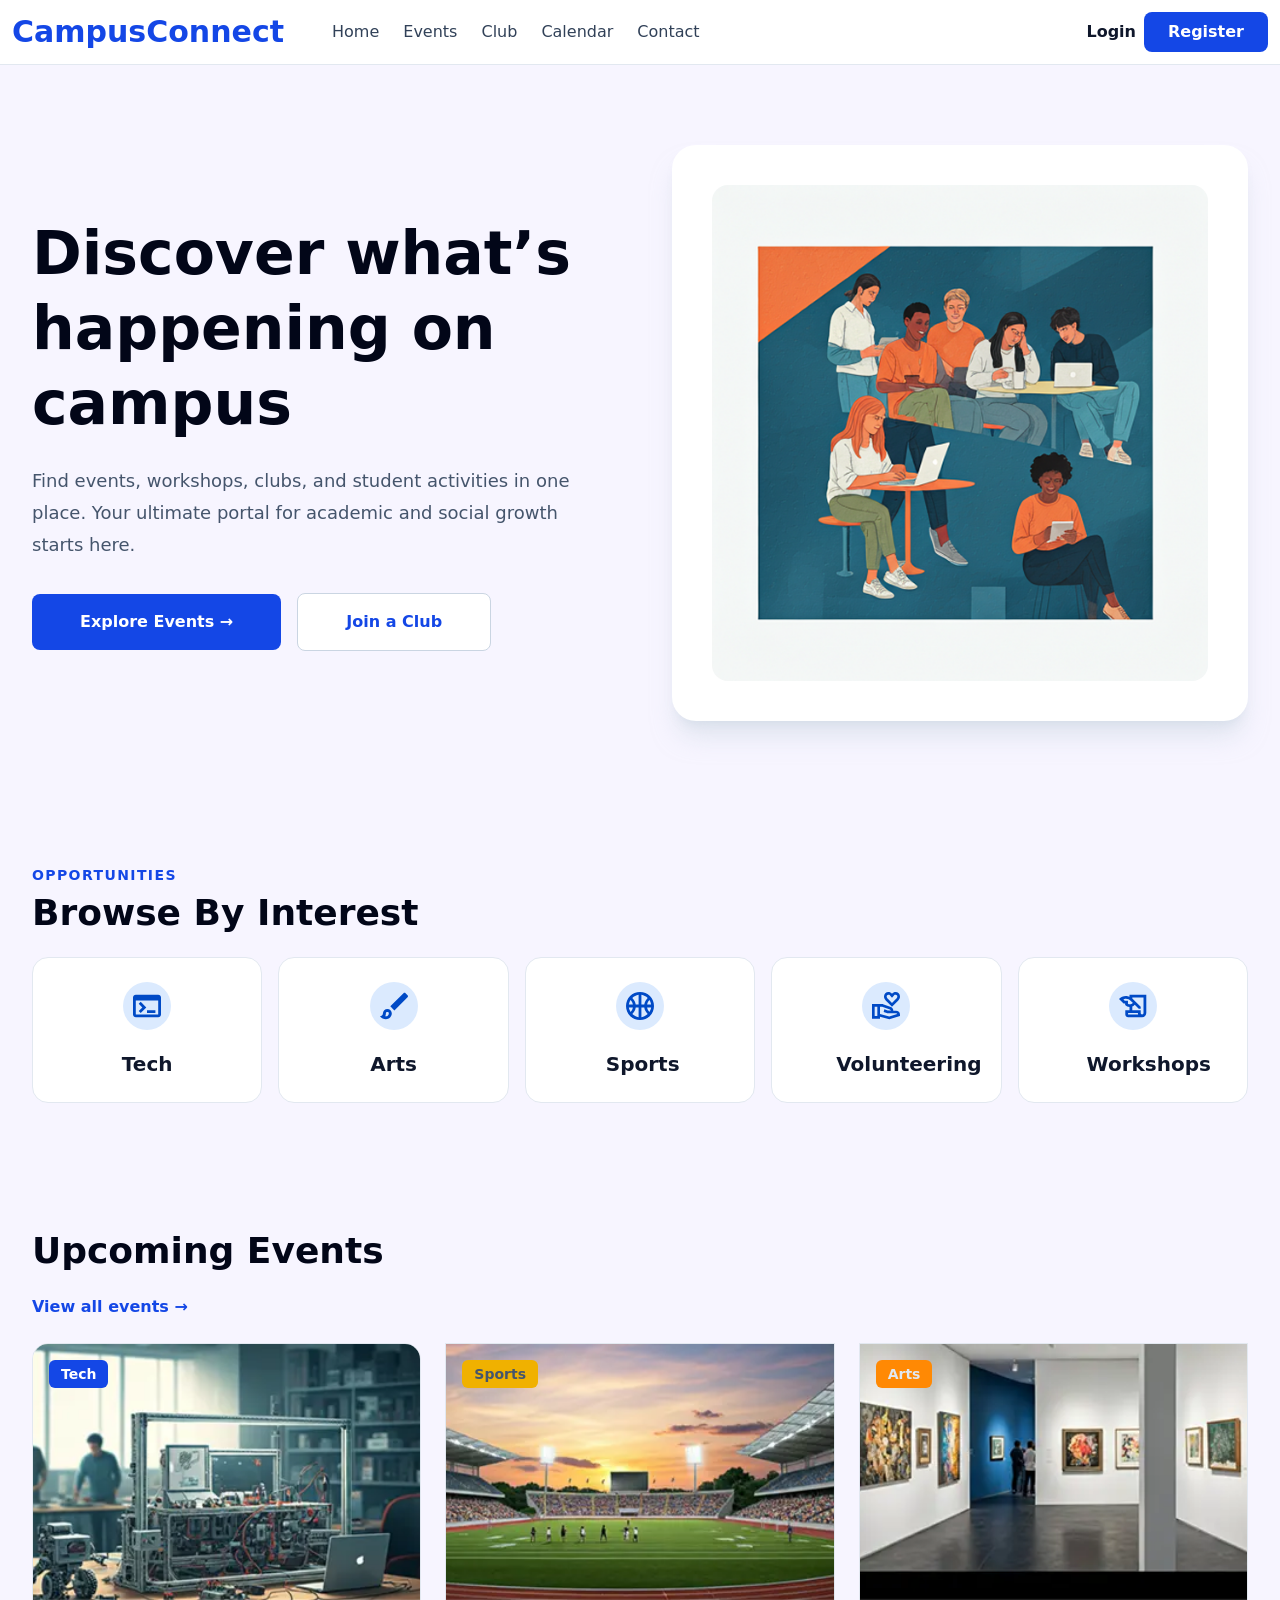
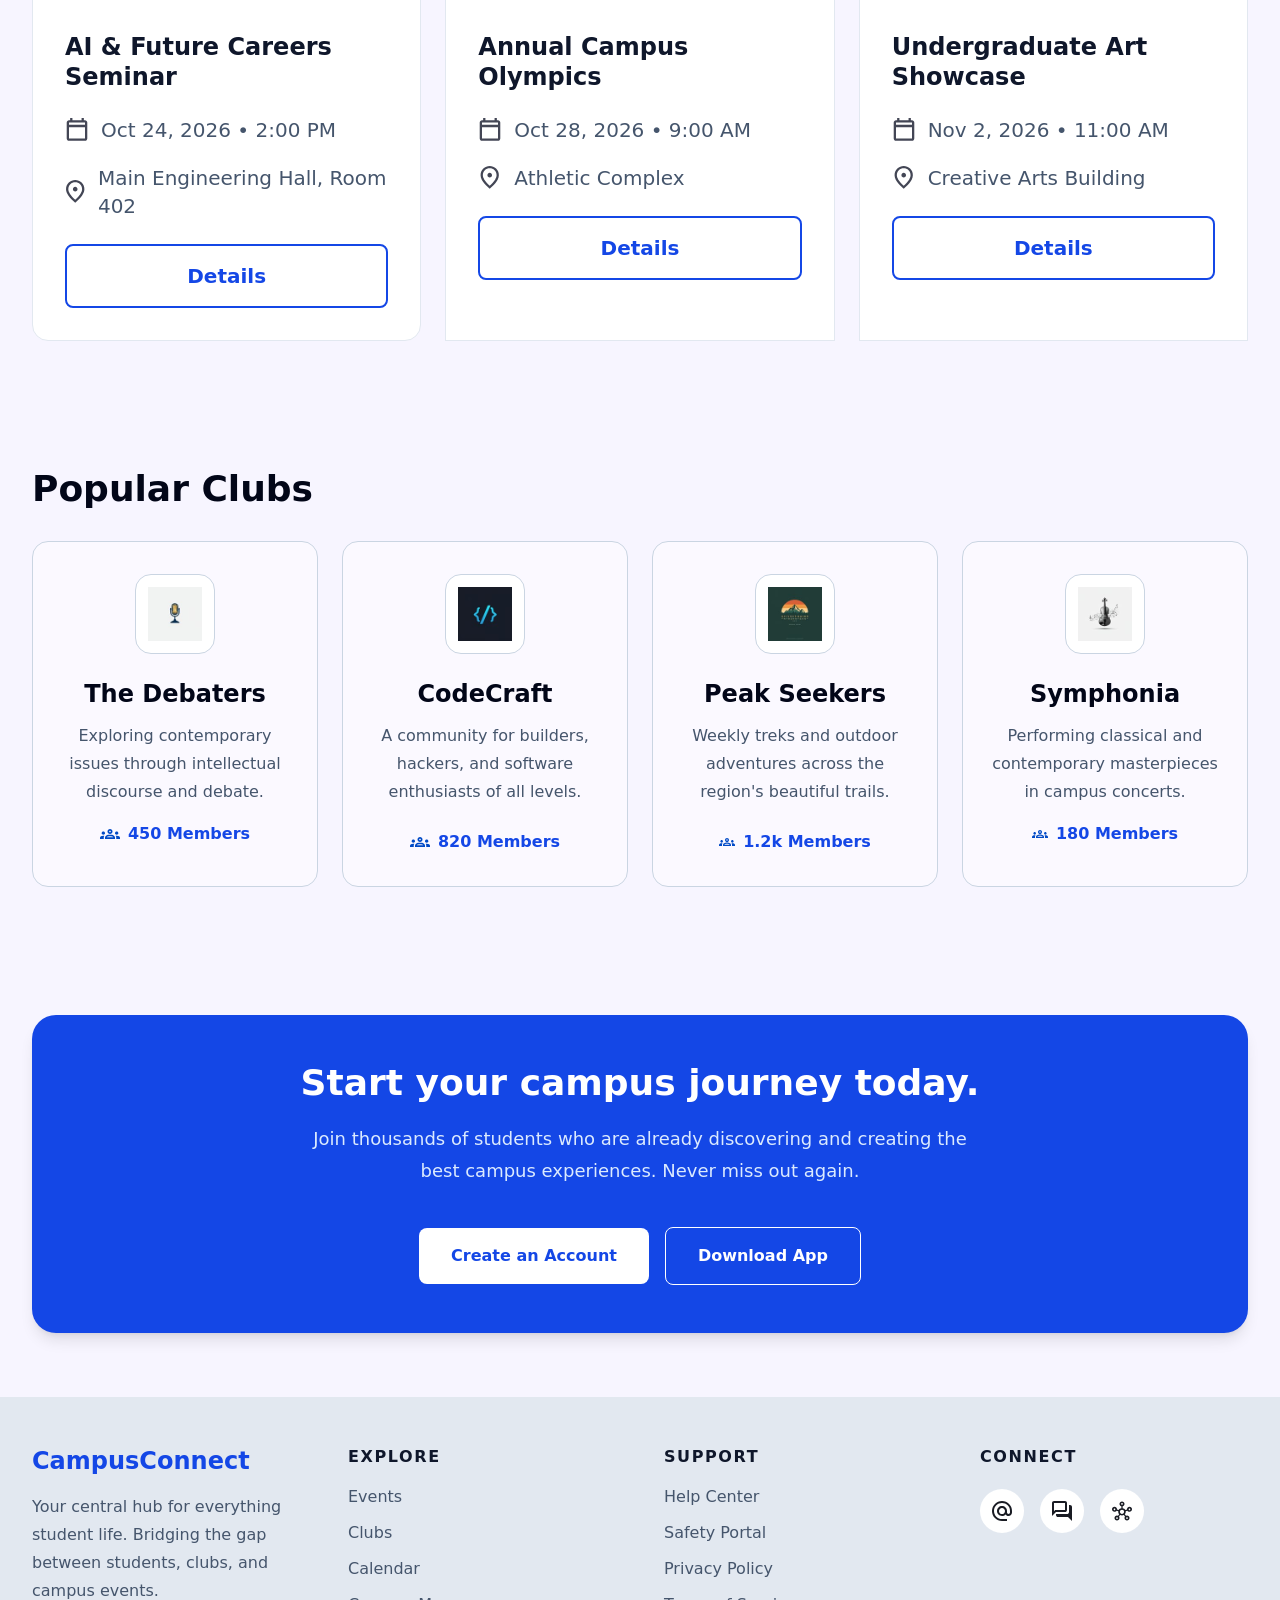
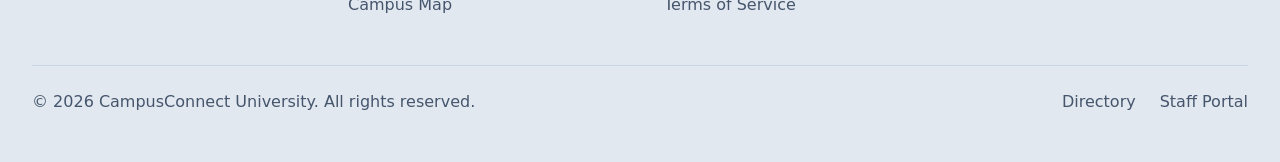
<file: src/index.html>
<!DOCTYPE html>
<html lang="en">
<head>
    <meta charset="UTF-8">
    <meta name="viewport" content="width=device-width, initial-scale=1.0">
    <link rel="stylesheet" href="output.css">
    <title>CampusConnect</title>
</head>
<body>
  <header class="border-b bg-white border-slate-200 p-3">
    <nav class="mx-auto flex flex-row max-w-7xl items-center justify-between  ">
     <div class="flex items-center  gap-12">
      <a href="./index.html" class="text-3xl font-bold text-blue-700 sm:text-3xl">CampusConnect</a>
      <ul class="hidden items-center gap-6 md:flex">    
        <li>
          <a href="" class="font-medium text-slate-700 hover:text-blue-700">Home</a>
        </li>
        <li>
          <a href="" class="font-medium text-slate-700 hover:text-blue-700 ">Events</a>
        </li>
        <li>
          <a href="" class="font-medium text-slate-700 hover:text-blue-700">Club</a>
        </li>
        <li>
          <a href="" class="font-medium text-slate-700 hover:text-blue-700">Calendar</a>
        </li>
        <li>
          <a href="" class="font-medium text-slate-700 hover:text-blue-700">Contact</a>
        </li>
      </ul>
     </div>
      <div class="hidden items-center md:flex gap-2">
        <a href="./pages/login.html" class="font-semibold text-slate-900 hover:text-blue-700" >
          Login
        </a>
        <a href="./pages/register.html" class="rounded-lg bg-blue-700 px-6 py-2 font-semibold text-white hover:bg-blue-800">
          Register
        </a>
      </div>
      <button class="text-3xl text-slate-900 md:hidden">☰</button>

    </nav>
    
  </header>
  <section class="bg-[#F7F5FF]">
    <div class="mx-auto flex max-w-7xl flex-col items-center gap-12 px-4 py-16 sm:px-6 lg:flex-row lg:justify-between lg:px-8 lg:py-20">

      <div class="max-w-2xl text-center lg:text-left">
        <h1 class="text-4xl font-bold leading-tight text-slate-950 sm:text-5xl lg:text-6xl">
          Discover what’s<br />
          happening on campus
        </h1>

        <p class="mx-auto mt-6 max-w-xl text-base leading-7 text-slate-600 sm:text-lg sm:leading-8 lg:mx-0">
          Find events, workshops, clubs, and student activities in one place.
          Your ultimate portal for academic and social growth starts here.
        </p>

        <div class="mt-8 flex flex-col items-center gap-4 sm:flex-row sm:justify-center lg:justify-start">
          <a href="" class="w-full rounded-lg bg-blue-700 px-8 py-4 text-center font-semibold text-white hover:bg-blue-800 sm:w-auto sm:px-12">
            Explore Events →
          </a>

          <a href="" class="w-full rounded-lg border border-slate-300 bg-white px-8 py-4 text-center font-semibold text-blue-700 hover:bg-slate-100 sm:w-auto sm:px-12">
            Join a Club
          </a>
        </div>
      </div>

      <div class="w-full max-w-xl rounded-3xl bg-white p-4 shadow-xl shadow-slate-300/50 sm:p-8 lg:p-10">
        <img src="./img/hero.png" alt="Students on campus" class="w-full rounded-2xl object-cover" />
      </div>

    </div>
  </section>
  <section class=" bg-[#F7F5FF] py-16 ">
    <div class="mx-auto  max-w-7xl px-4 sm:px-6 lg:px-8">
      <div class=" text-center lg:text-left">
        <P class="uppercase text-sm font-semibold tracking-widest text-blue-700">Opportunities</P>
        <h2 class="capitalize mt-2 text-4xl font-bold text-slate-950 sm:text-4xl">browse by Interest</h2>
      </div>

     <div class="mt-6 grid grid-cols-1 gap-4 md:grid-cols-2 lg:grid-cols-5">
      <div class="rounded-2xl border border-slate-200 bg-white py-6 px-16 text-center transition duration-300 hover:border-blue-600 hover:-translate-y-1">
        <div class="mx-auto flex h-12 w-12 items-center justify-center rounded-full bg-blue-100">
          <img src="./img/icons/tech.svg" alt="Tech" class="h-7 w-7"/>
        </div>
        <h3 class="mt-5 text-xl font-semibold text-slate-900">Tech</h3>
      </div>
      <div class="rounded-2xl border border-slate-200 bg-white py-6 px-21 text-center transition duration-300 hover:border-blue-600 hover:-translate-y-1">
        <div class="mx-auto flex h-12 w-12 items-center justify-center rounded-full bg-blue-100">
          <img src="./img/icons/arts.svg" alt="Arts" class="h-7 w-7"/> 
        </div> 
        <h3 class="mt-5 text-xl font-semibold text-slate-900">Arts</h3>
      </div>
      <div class="rounded-2xl border border-slate-200 bg-white py-6 px-20 text-center transition duration-300 hover:border-blue-600 hover:-translate-y-1">
        <div class="mx-auto flex h-12 w-12 items-center justify-center rounded-full bg-blue-100">
          <img src="./img/icons/sports.svg" alt="Sports" class="h-7 w-7"/>
        </div>
        <h3 class="mt-5 text-xl font-semibold text-slate-900">Sports</h3>
       </div>
       <div class="rounded-2xl border border-slate-200 bg-white py-6 px-16 text-center transition duration-300 hover:border-blue-600 hover:-translate-y-1">
        <div class="mx-auto flex h-12 w-12 items-center justify-center rounded-full bg-blue-100">
         <img src="./img/icons/volunteering.svg" alt="Volunteering" class="h-7 w-7"/>
        </div>
        <h3 class="mt-5 text-xl font-semibold text-slate-900">Volunteering</h3>
      </div>
      <div class="rounded-2xl border border-slate-200 bg-white py-6 px-17 text-center transition duration-300 hover:border-blue-600 hover:-translate-y-1">
        <div class="mx-auto flex h-12 w-12 items-center justify-center rounded-full bg-blue-100">
          <img src="./img/icons/workshops.svg" alt="Workshops" class="h-7 w-7"/>
        </div>
        <h3 class="mt-5 text-xl font-semibold text-slate-900">Workshops</h3>
      </div>
     </div>
    </div>
  </section>
  
  <section class="bg-[#F7F5FF] py-16">
    <div class="mx-auto max-w-7xl px-4 sm:px-6 lg:px-8">
      <div class="flex flex-col gap-6">
        <h2 class="text-3xl font-bold text-slate-950 sm:text-4xl">Upcoming Events</h2>
        <a href="" class="font-semibold text-blue-700 hover:text-blue-800">View all events →</a>
      </div>

      <div class=" mt-6 grid grid-cols-1 gap-6 md:grid-cols-2 lg:grid-cols-3">
        <div class="overflow-hidden rounded-2xl border border-slate-200 bg-white">

          <div class="relative">
            <img
              src="./img/tech_event.webp"
              alt="AI seminar"
              class="h-64 w-full object-cover"
            />

            <span class="absolute left-4 top-4 rounded-md bg-blue-700 px-3 py-1 text-sm font-semibold text-white">
              Tech
            </span>
          </div>

          <div class="p-8">
            <h3 class="text-2xl font-bold leading-tight text-slate-900">
              AI &amp; Future Careers Seminar
            </h3>

            <div class="mt-6 flex items-center gap-3 text-slate-600">
              <img src="./img/icons/calendar.svg" alt="Calendar" class="h-6 w-6" />
              <span class="text-xl">Oct 24, 2026 • 2:00 PM</span>
            </div>

            <div class="mt-5 flex items-center gap-3 text-slate-600">
              <img src="./img/icons/location.svg" alt="Location" class="h-6 w-6" />
              <span class="text-xl">Main Engineering Hall, Room 402</span>
            </div>

            <a
              href=""
              class="mt-6 block rounded-lg border-2 border-blue-700 py-4 text-center text-xl font-bold text-blue-700 transition hover:bg-blue-700 hover:text-white"
            >
               Details
            </a>
          </div>
        </div>
        <div class="overflow-hidden border border-slate-200 bg-white">
          <div class="relative">
            <img src="./img/sports_event.webp" alt="Campus Olympics" class="h-64 w-full object-cover"/>
            <span class=" absolute left-4 top-4 rounded-md bg-yellow-500 py-1 px-3 text-sm font-semibold text-slate-600">Sports</span>
          </div>
          <div class="p-8">
            <h3 class="text-2xl font-bold leading-tight text-slate-900">
              Annual Campus Olympics
            </h3>

            <div class="mt-6 flex items-center gap-3 text-slate-600">
              <img src="./img/icons/calendar.svg" alt="Calendar" class="h-6 w-6" />
              <span class="text-xl">Oct 28, 2026 • 9:00 AM</span>
            </div>

            <div class="mt-5 flex items-center gap-3 text-slate-600">
              <img src="./img/icons/location.svg" alt="Location" class="h-6 w-6" />
              <span class="text-xl">Athletic Complex </span>
            </div>

            <a
              href=""
              class="mt-6 block rounded-lg border-2 border-blue-700 py-4 text-center text-xl font-bold text-blue-700 transition hover:bg-blue-700 hover:text-white"
            >
               Details
            </a>
          </div>

        </div>
        <div class="overflow-hidden border border-slate-200 bg-white">
          <div class="relative">
            <img src="./img/arts_event.webp" alt="Art showcase" class="h-64 w-full object-cover"/>
            <span class=" absolute left-4 top-4 rounded-md bg-orange-400 text-sm py-1 px-3 text-sm font-semibold text-slate-200">Arts</span>
          </div>
          <div class="p-8">
            <h3 class="text-2xl font-bold leading-tight text-slate-900">
              Undergraduate Art Showcase
            </h3>

            <div class="mt-6 flex items-center gap-3 text-slate-600">
              <img src="./img/icons/calendar.svg" alt="Calendar" class="h-6 w-6" />
              <span class="text-xl">Nov 2, 2026 • 11:00 AM</span>
            </div>

            <div class="mt-5 flex items-center gap-3 text-slate-600">
              <img src="./img/icons/location.svg" alt="Location" class="h-6 w-6" />
              <span class="text-xl">Creative Arts Building</span>
            </div>

            <a
              href=""
              class="mt-6 block rounded-lg border-2 border-blue-700 py-4 text-center text-xl font-bold text-blue-700 transition hover:bg-blue-700 hover:text-white"
            >
               Details
            </a>
          </div>
        </div>
      </div>
    </div>
  </section>
  <section class="bg-[#F7F5FF] py-16">
    <div class="mx-auto max-w-7xl px-4 sm:px-6 lg:px-8">
      <h2 class="text-3xl font-bold text-slate-950 sm:text-4xl">
         Popular Clubs
      </h2>
      <div class="mt-8 grid grid-cols-1 gap-6 sm:grid-cols-2 lg:grid-cols-4">
      <div class="rounded-2xl border border-slate-300 bg-white/40 px-6 py-8 text-center transition hover:-translate-y-1 hover:border-blue-600">

         <div class="mx-auto flex h-20 w-20 items-center justify-center rounded-2xl border border-slate-300 bg-white p-3">
           <img src="./img/icons/debaters.svg" alt="The Debaters" class="h-14 w-14" />
         </div>

         <h3 class="mt-6 text-2xl font-bold text-slate-950">
           The Debaters
         </h3>

         <p class="mx-auto mt-3 max-w-xs text-base leading-7 text-slate-600">
          Exploring contemporary issues through intellectual discourse and debate.
         </p>

         <div class="mt-4 flex items-center justify-center gap-2 font-bold text-blue-700">
          <img src="./img/icons/members.svg" alt="Members" class="h-5 w-5" />
          <span>450 Members</span>
        </div>

      </div>
      <div class="rounded-2xl border border-slate-300 bg-white/40 px-6 py-8 text-center transition hover:-translate-y-1 hover:border-blue-600">
        <div class="mx-auto flex h-20 w-20 items-center justify-center rounded-2xl border border-slate-300 bg-white p-3">
          <img src="./img/icons/code-craft.svg" alt="CodeCraft" class="h-14 w-14"/>
        </div>
        <h3 class="mt-6 text-2xl font-bold text-slate-950">CodeCraft</h3>
        <p class="mx-auto mt-3 max-w-xs text-base leading-7 text-slate-600">
          A community for builders, hackers, and software enthusiasts of all levels.
        </p>
        <div class="mt-6 flex items-center justify-center gap-2 font-bold text-blue-700">
          <img src="./img/icons/members.svg" alt="members" class="h-5 w-5"/>
          <span>820 Members</span>
        </div>
      </div>
      <div class="rounded-2xl border border-slate-300 bg-white/40 px-6 py-8 text-center transition hover:-translate-y-1 hover:border-blue-600">
        <div class="mx-auto flex h-20 w-20 items-center justify-center rounded-2xl border border-slate-300 bg-white p-3">
          <img src="./img/icons/peak-seekers.svg" alt="Peak Seekers" class="h-14 w-14"/>
        </div>
        <h3 class="mt-6 text-2xl font-bold text-slate-950">Peak Seekers</h3>
        <p class="mx-auto mt-3 max-w-xs text-base leading-7 text-slate-600">
          Weekly treks and outdoor adventures across the region's beautiful trails.
        </p>
        <div class="mt-6 flex items-center justify-center gap-2 font-bold text-blue-700">
          <img src="./img/icons/members.svg"/>
          <span>1.2k Members</span>
        </div>
      </div>
      <div class="rounded-2xl border border-slate-300 bg-white/40 px-6 py-8 text-center transition hover:-translate-y-1 hover:border-blue-600">
        <div class="mx-auto flex h-20 w-20 items-center justify-center rounded-2xl border border-slate-300 bg-white p-3">
          <img src="./img/icons/symphonia.svg" alt="Symphonia" class="h-14 w-14"/>
        </div>
        <h3 class="mt-6 text-2xl font-bold text-slate-950">
          Symphonia
        </h3>
        <p class="mx-auto mt-3 max-w-xs text-base leading-7 text-slate-600"> 
          Performing classical and contemporary masterpieces in campus concerts.
        </p>
        <div class="mt-4 flex items-center justify-center gap-2 font-bold text-blue-700">
          <img src="./img/icons/members.svg"/>
          <span>180 Members</span>
        </div>
      </div>
    </div>
    </div>

  </section>
  <section class="bg-[#F7F5FF] py-16">
    <div class="mx-auto max-w-7xl px-4 sm:px-6 lg:px-8">
      <div class="rounded-3xl bg-blue-700 py-12 px-8 text-center text-white shadow-lg sm:px-10 lg:px-20">
        <h2 class="text-3xl font-bold sm:text-4xl">
          Start your campus journey today.
        </h2>
        <p class="mx-auto mt-5 max-w-2xl text-base leading-8 text-blue-100 sm:text-lg">
        Join thousands of students who are already discovering and creating
        the best campus experiences. Never miss out again.
        </p>
        <div class="mt-10 flex flex-col sm:flex-row gap-4 items-center justify-center">
          <a href="" class="rounded-lg bg-white px-8 py-4 font-semibold text-blue-700 transition hover:bg-slate-300">
            Create an Account
          </a>
          <a href="" class="rounded-lg border border-white px-8 py-4 font-semibold text-white transition hover:bg-white hover:text-blue-700">
            Download App
          </a>
        </div>

      </div>
    </div>
  </section>
  <footer class="bg-slate-200 py-12">
  <div class="mx-auto max-w-7xl px-4 sm:px-6 lg:px-8">

    <div class="grid grid-cols-1 gap-12 md:grid-cols-2 lg:grid-cols-4">

      <div>
        <h2 class="text-2xl font-bold text-blue-700">CampusConnect</h2>
        <p class="mt-4 max-w-xs leading-7 text-slate-600">
          Your central hub for everything student life. Bridging the gap
          between students, clubs, and campus events.
        </p>
      </div>

      <div>
        <h3 class="font-bold uppercase tracking-widest text-slate-900">
          Explore
        </h3>
        <ul class="mt-4 space-y-3 text-slate-600">
          <li><a href="./pages/events.html" class="hover:text-blue-700">Events</a></li>
          <li><a href="./pages/clubs.html" class="hover:text-blue-700">Clubs</a></li>
          <li><a href="./pages/calendar.html" class="hover:text-blue-700">Calendar</a></li>
          <li><a href="#" class="hover:text-blue-700">Campus Map</a></li>
        </ul>
      </div>

      <div>
        <h3 class="font-bold uppercase tracking-widest text-slate-900">
          Support
        </h3>
        <ul class="mt-4 space-y-3 text-slate-600">
          <li><a href="#" class="hover:text-blue-700">Help Center</a></li>
          <li><a href="#" class="hover:text-blue-700">Safety Portal</a></li>
          <li><a href="#" class="hover:text-blue-700">Privacy Policy</a></li>
          <li><a href="#" class="hover:text-blue-700">Terms of Service</a></li>
        </ul>
      </div>

      <div>
        <h3 class="font-bold uppercase tracking-widest text-slate-900">
          Connect
        </h3>

        <div class="mt-5 flex gap-4">
          <a href="#" class="flex h-11 w-11 items-center justify-center rounded-full bg-white hover:bg-blue-100">
            <img src="./img/icons/email.svg" alt="Email" class="h-5 w-5" />
          </a>

          <a href="#" class="flex h-11 w-11 items-center justify-center rounded-full bg-white hover:bg-blue-100">
            <img src="./img/icons/message.svg" alt="Message" class="h-5 w-5" />
          </a>

          <a href="#" class="flex h-11 w-11 items-center justify-center rounded-full bg-white hover:bg-blue-100">
            <img src="./img/icons/share.svg" alt="Share" class="h-5 w-5" />
          </a>
        </div>
      </div>

    </div>

    <div class="mt-12 flex flex-col gap-4 border-t border-slate-300 pt-6 text-slate-600 md:flex-row md:items-center md:justify-between">
      <p>© 2026 CampusConnect University. All rights reserved.</p>

      <div class="flex gap-6">
        <a href="#" class="hover:text-blue-700">Directory</a>
        <a href="#" class="hover:text-blue-700">Staff Portal</a>
      </div>
    </div>

  </div>
</footer>
 

  
</body>
</html>
</file>
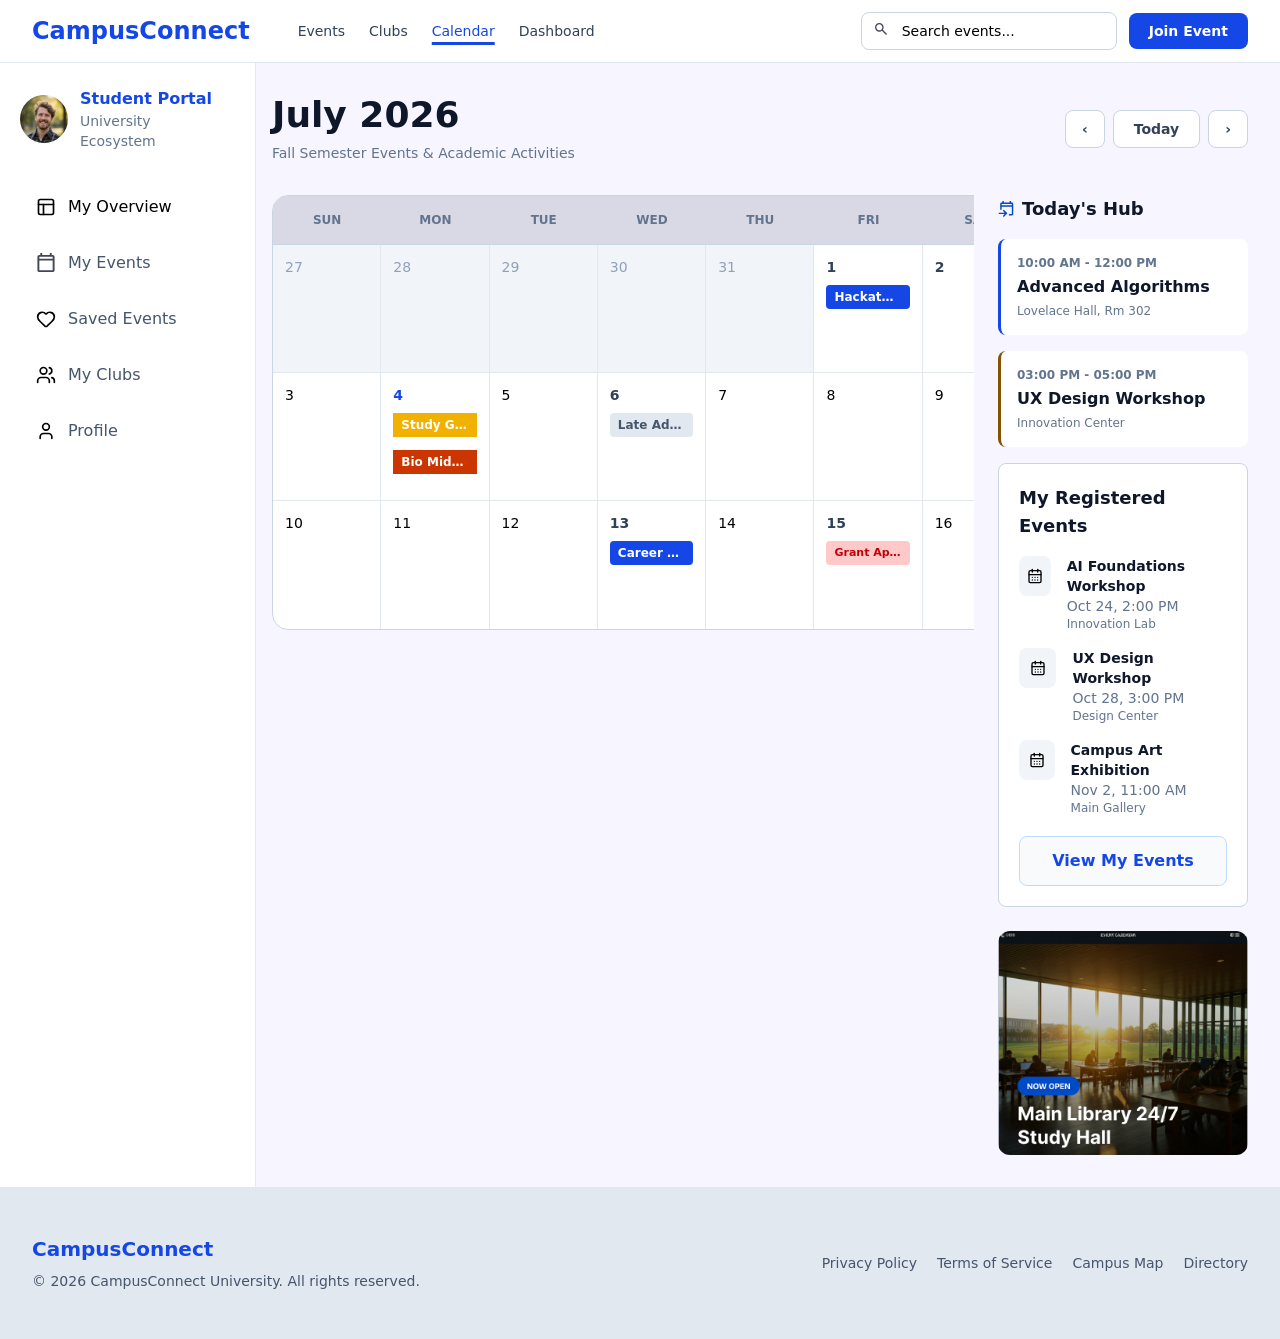
<file: src/pages/calendar.html>
<!DOCTYPE html>
<html lang="en">
<head>
    <meta charset="UTF-8">
    <meta name="viewport" content="width=device-width, initial-scale=1.0">
    <link rel="stylesheet" href="../output.css"/>
    <title>Document</title>
</head>
<body>
    <header class="border-b border-slate-200 bg-white">
        <nav class="mx-auto min-w-screen flex items-center justify-between px-8 py-3 sm:px-6 lg:px-8">
            <div class="flex gap-12 items-center">
                <button class="rounded-lg p-2 text-3xl text-slate-900 hover:bg-slate-100 lg:hidden">
                  ☰
                </button>
                <a href="" class="text-2xl font-bold text-blue-700">CampusConnect</a>
                <ul class="hidden md:flex gap-6 items-center">
                    <li><a href="./events.html" class="text-sm font-medium text-slate-700 hover:text-blue-700 ">Events</a></li>
                    <li><a href="./clubs.html" class="text-sm font-medium text-slate-700 hover:text-blue-700">Clubs</a></li>
                    <li><a href="./calendar.html" class="text-sm font-medium text-blue-700 underline underline-offset-6 decoration-3 decoration-blue-700">Calendar</a></li>
                    <li><a href="./dashboard.html" class="text-sm font-medium text-slate-700 hover:text-blue-700">Dashboard</a></li>
                </ul>
                 
            </div>
            <div class="hidden items-center gap-3 lg:flex">
                <div class="relative">
                    <img src="../img/icons/search.svg" alt="search icon" class="absolute left-3 top-1/2 h-4 w-4 -translate-y-1/2"/>
                    <input type="text" placeholder="Search events..." class="w-64 rounded-lg border border-slate-300 py-2 pl-10 pr-4 text-sm outline-none focus:border-blue-700"/>
                </div>
                <a href="./register-event.html" class="rounded-lg bg-blue-700 px-5 py-2 text-sm font-semibold text-white hover:bg-blue-800">
                  Join Event
                </a>
            </div>         
        </nav>
    </header>
    <main class="bg-[#F7F5FF]">
        <div class="grid min-h-screen grid-cols-1 lg:grid-cols-[240px_1fr]">
            <aside class="hidden w-64 min-h-screen border-r border-slate-200 bg-white px-5 py-6 lg:block">
             <div class="flex items-center gap-3">
               <img src="../img/avatar.png" alt="Student avatar" class="h-12 w-12 rounded-full object-cover"/>
           
               <div>
                 <h3 class="font-bold text-blue-700">Student Portal</h3>
                 <p class="text-sm text-slate-500">University<br/> Ecosystem</p>
               </div>
               
             </div>
             <nav class="mt-8 space-y-2">
              <a href="./dashboard.html" class="flex items-center gap-3 rounded-lg  px-4 py-3 font-medium hover:bg-blue-50 hover:text-blue-700">
                <img src="../img/icons/overview-black.svg" alt="Overview" class="h-5 w-5"/>
                My Overview
              </a>
              <a href="./events.html" class="flex items-center gap-3 rounded-lg px-4 py-3 font-medium text-slate-600 hover:bg-blue-50 hover:text-blue-700">
                <img src="../img/icons/calendar.svg" alt="calendar" class="h-5 w-5"/>
                My Events
              </a>
              <a href="#" class="flex items-center gap-3 rounded-lg px-4 py-3 font-medium text-slate-600 hover:bg-blue-50 hover:text-blue-700">
                <img src="../img/icons/heart.svg" alt="heart" class="h-5 w-5"/>
                Saved Events
              </a>
              <a href="./clubs.html" class="flex items-center gap-3 rounded-lg px-4 py-3 font-medium text-slate-600 hover:bg-blue-50 hover:text-blue-700">
                <img src="../img/icons/users.svg" alt="users" class="h-5 w-5"/>
                My Clubs
              </a>
              <a href="#" class="flex items-center gap-3 rounded-lg px-4 py-3 font-medium text-slate-600 hover:bg-blue-50 hover:text-blue-700">
                <img src="../img/icons/user.svg" alt="users" class="h-5 w-5"/>
                Profile
              </a>
             </nav>
          </aside>  
          <section class="overflow-x-hidden px-4 py-8 sm:px-6 lg:px-8">
            <div class="mb-8 flex flex-col gap-4 lg:flex-row lg:items-center lg:justify-between">
                <div>
                    <h1 class="text-4xl font-bold text-slate-900">July 2026</h1>
                    <p class="mt-2 text-sm text-slate-500">Fall Semester Events & Academic Activities</p>
                </div>
                <div class="flex items-center gap-2 ">
                  <button class="rounded-lg border border-slate-300 bg-white px-4 py-2 text-sm font-semibold text-slate-700 hover:text-blue-700">‹</button>
                  <button class="inline-flex items-center gap-2 rounded-lg border border-slate-300 bg-white px-5 py-2 text-sm font-semibold text-slate-700 transition hover:border-blue-600 hover:text-blue-700">Today</button>
                  <button class="rounded-lg border border-slate-300 bg-white px-4 py-2 text-sm font-semibold text-slate-700 hover:text-blue-700">›</button>
                </div>
            </div>
            <!--calendar-->
            <div class="grid grid-cols-1 gap-6 xl:grid-cols-[1fr_250px]">
                <div class="overflow-x-auto">
                    <div class="min-w-[760px] overflow-hidden rounded-2xl border border-slate-300 bg-white">
                        <div class="grid grid-cols-7  border-b border-slate-300 bg-[#D9D9E5] text-center text-xs font-bold uppercase text-slate-500 text-center">
                        <div class="py-4">SUN</div>
                        <div class="py-4">MON</div>
                        <div class="py-4">TUE</div>
                        <div class="py-4">WED</div>
                        <div class="py-4">THU</div>
                        <div class="py-4">FRI</div>
                        <div class="py-4">SAT</div>
                    </div>
                    <div class="grid grid-cols-7">
                        <div class="min-h-24 sm:min-h-28 lg:min-h-32  border-b border-r border-slate-200 bg-slate-100 p-3 text-sm text-slate-400">27</div>
                        <div class="min-h-24 sm:min-h-28 lg:min-h-32  border-b border-r border-slate-200 bg-slate-100 p-3 text-sm text-slate-400">28</div>
                        <div class="min-h-24 sm:min-h-28 lg:min-h-32min-h-24 sm:min-h-28 lg:min-h-32 border-b border-r border-slate-200 bg-slate-100 p-3 text-sm text-slate-400">29</div>
                        <div class="min-h-24 sm:min-h-28 lg:min-h-32  border-b border-r border-slate-200 bg-slate-100 p-3 text-sm text-slate-400">30</div>
                        <div class="min-h-24 sm:min-h-28 lg:min-h-32  border-b border-r border-slate-200 bg-slate-100 p-3 text-sm text-slate-400">31</div>
                        <div class="min-h-24 sm:min-h-28 lg:min-h-32  border-b border-r border-slate-200 p-3 text-sm">
                            <p class="font-semibold text-slate-700">1</p>
                            <span class="mt-2 inline-block max-w-full truncate block rounded bg-blue-700 px-2 py-1 text-xs font-semibold text-white">
                              Hackathon Start
                            </span>
                        </div>
                        <div class="min-h-28  border-b border-slate-200 p-3 text-sm">
                            <p class="font-semibold text-slate-700">2</p>
                        </div>
                        <div class="min-h-24 sm:min-h-28 lg:min-h-32  border-b border-r border-slate-200 p-3 text-sm">3</div>
                        <div class="min-h-24 sm:min-h-28 lg:min-h-32  border-b border-r border-slate-200 p-3 text-sm">
                            <p class="font-semibold text-blue-700">4</p>
                            <span class="mt-2 inline-block max-w-full truncate bg-yellow-500 px-2 py-1 text-xs font-semibold text-white">Study Group</span>
                            <span class="mt-2 inline-block max-w-full truncate bg-orange-700 px-2 py-1 text-xs font-semibold text-white">Bio Midterm</span>
                        </div>
                         <div class="min-h-24 sm:min-h-28 lg:min-h-32  border-b border-r border-slate-200 p-3 text-sm">5</div>
                         <div class="min-h-24 sm:min-h-28 lg:min-h-32  border-b border-r border-slate-200 p-3 text-sm">
                            <p class="font-semibold text-slate-700">6</p>
                            <span class="mt-2 inline-block max-w-full truncate rounded bg-slate-200 px-2 py-1 text-xs font-semibold text-slate-600">Late Add Deadline</span>
                         </div>
                         <div class="min-h-24 sm:min-h-28 lg:min-h-32 border-b border-r border-slate-200 p-3 text-sm">7</div>
                         <div class="min-h-24 sm:min-h-28 lg:min-h-32min-h-24 sm:min-h-28 lg:min-h-32min-h-24 sm:min-h-28 lg:min-h-32 border-b border-r border-slate-200 p-3 text-sm">8</div>
                         <div class="min-h-24 sm:min-h-28 lg:min-h-32 border-b border-slate-200 p-3 text-sm">9</div>

                        <div class="min-h-24 sm:min-h-28 lg:min-h-32min-h-24 sm:min-h-28 lg:min-h-32 border-r border-slate-200 p-3 text-sm">10</div>
                        <div class="min-h-24 sm:min-h-28 lg:min-h-32min-h-24 sm:min-h-28 lg:min-h-32 border-r border-slate-200 p-3 text-sm">11</div>
                        <div class="min-h-24 sm:min-h-28 lg:min-h-32min-h-24 sm:min-h-28 lg:min-h-32 border-r border-slate-200 p-3 text-sm">12</div>
                        <div class="min-h-24 sm:min-h-28 lg:min-h-32min-h-24 sm:min-h-28 lg:min-h-32 border-r border-slate-200 p-3 text-sm">
                          <p class="font-semibold text-slate-700">13</p>
                          <span class="mt-2 inline-block max-w-full truncate rounded bg-blue-700 px-2 py-1 text-xs font-semibold text-white">Career Fair</span>
                        </div>
                        <div class="min-h-24 sm:min-h-28 lg:min-h-32  border-r border-slate-200 p-3 text-sm">14</div>
                        <div class="min-h-24 sm:min-h-28 lg:min-h-32  border-r border-slate-200 p-3 text-sm">
                           <p class="font-semibold text-slate-700">15</p>
                           <span class="mt-2 inline-block max-w-full truncate rounded bg-red-200 px-2 py-1 text-[11px] font-semibold text-red-700">Grant App Due</span>
                        </div>
                        <div class="min-h-24 sm:min-h-28 lg:min-h-32   p-3 text-sm">16</div>
                    </div>
                    </div>
                    
                </div>
                <aside>
                    <div class="">
                        <h2 class="flex items-center gap-2 text-lg font-semibold text-slate-900">
                            <img src="../img/icons/calender-hub.svg" alt="hub" class="h-4 w-4"/>
                            Today's Hub
                        </h2>
                        <div class="mt-4 space-y-4">
                            <div class="rounded-lg border-l-3 border-blue-700 bg-white p-4">
                                <p class="text-xs font-semibold text-slate-500">10:00 AM - 12:00 PM</p>
                                <h3 class="mt-1 font-bold text-slate-900">Advanced Algorithms</h3>
                                <p class=" mt-1 text-xs  text-slate-500">Lovelace Hall, Rm 302</p>
                            </div>
                        </div>
                        <div class="mt-4 space-y-4">
                            <div class="rounded-lg border-l-3 border-[#855300] bg-white p-4">
                                <p class="text-xs font-semibold text-slate-500">03:00 PM - 05:00 PM</p>
                                <h3 class="mt-1 font-bold text-slate-900">UX Design Workshop</h3>
                                <p class=" mt-1 text-xs  text-slate-500">Innovation Center</p>
                            </div>
                        </div>
                    </div>
                    <div class=" mt-4 rounded-lg border border-slate-300 bg-white p-5">
                        <h2 class="text-lg font-semibold text-slate-900">My Registered Events</h2>
                        <div class="mt-4 space-y-4">
                            <div class="flex gap-4">
                                <div class="flex h-10 w-10 items-center justify-center rounded-lg bg-slate-100">
                                    <img src="../img/icons/calendar-days.svg" alt="calendar" class="h-4 w-4"/>
                                </div>
                                <div>
                                    <h3 class="font-bold text-sm text-slate-900">AI Foundations Workshop</h3>
                                    <p class="text-sm text-slate-500">Oct 24, 2:00 PM</p>
                                    <p class="text-xs text-slate-500">Innovation Lab</p>
                                </div>

                            </div>
                            <div class="flex gap-4">
                                <div class="flex h-10 w-10 items-center justify-center rounded-lg bg-slate-100">
                                    <img src="../img/icons/calendar-days.svg" alt="calendar" class="h-4 w-4"/>
                                </div>
                                <div>
                                    <h3 class="font-bold text-sm text-slate-900">UX Design Workshop</h3>
                                    <p class="text-sm text-slate-500">Oct 28, 3:00 PM</p>
                                    <p class="text-xs text-slate-500">Design Center</p>
                                </div>

                            </div>
                            <div class="flex gap-4">
                                <div class="flex h-10 w-10 items-center justify-center rounded-lg bg-slate-100">
                                    <img src="../img/icons/calendar-days.svg" alt="calendar" class="h-4 w-4"/>
                                </div>
                                <div>
                                    <h3 class="font-bold text-sm text-slate-900">Campus Art Exhibition</h3>
                                    <p class="text-sm text-slate-500">Nov 2, 11:00 AM</p>
                                    <p class="text-xs text-slate-500">Main Gallery</p>
                                </div>

                            </div>
                            <a href="./events.html" class="mt-5 block rounded-lg border border-blue-200 bg-slate-50 py-3 text-center font-bold text-blue-700 transition hover:bg-blue-100">
                              View My Events
                            </a>

                        </div>
                        

                    </div>
                    <div class="mt-6">
                        <img src="../img/Campus Visual.png" alt="campus visual" class="h-48 w-full rounded-xl object-cover sm:h-56"/>
                    </div>

                </aside>

            </div>
        </section>   
        </div>
        
    </main>
    <footer class="bg-slate-200">
        <div class="flex flex-col gap-4 px-8 py-12 sm:px-6 lg:flex-row lg:items-center lg:justify-between lg:px-8">
          <div>
              <h2 class="text-xl font-bold text-blue-700">
                CampusConnect
              </h2>

              <p class="mt-2 text-sm text-slate-600">
                © 2026 CampusConnect University. All rights reserved.
              </p>
          </div>

          <div class="flex flex-wrap gap-5 text-sm text-slate-600">
            <a href="#" class="hover:text-blue-700">Privacy Policy</a>
            <a href="#" class="hover:text-blue-700">Terms of Service</a>
            <a href="#" class="hover:text-blue-700">Campus Map</a>
            <a href="#" class="hover:text-blue-700">Directory</a>
          </div>

        </div>
    
    </footer>
</body>
</html>
</file>
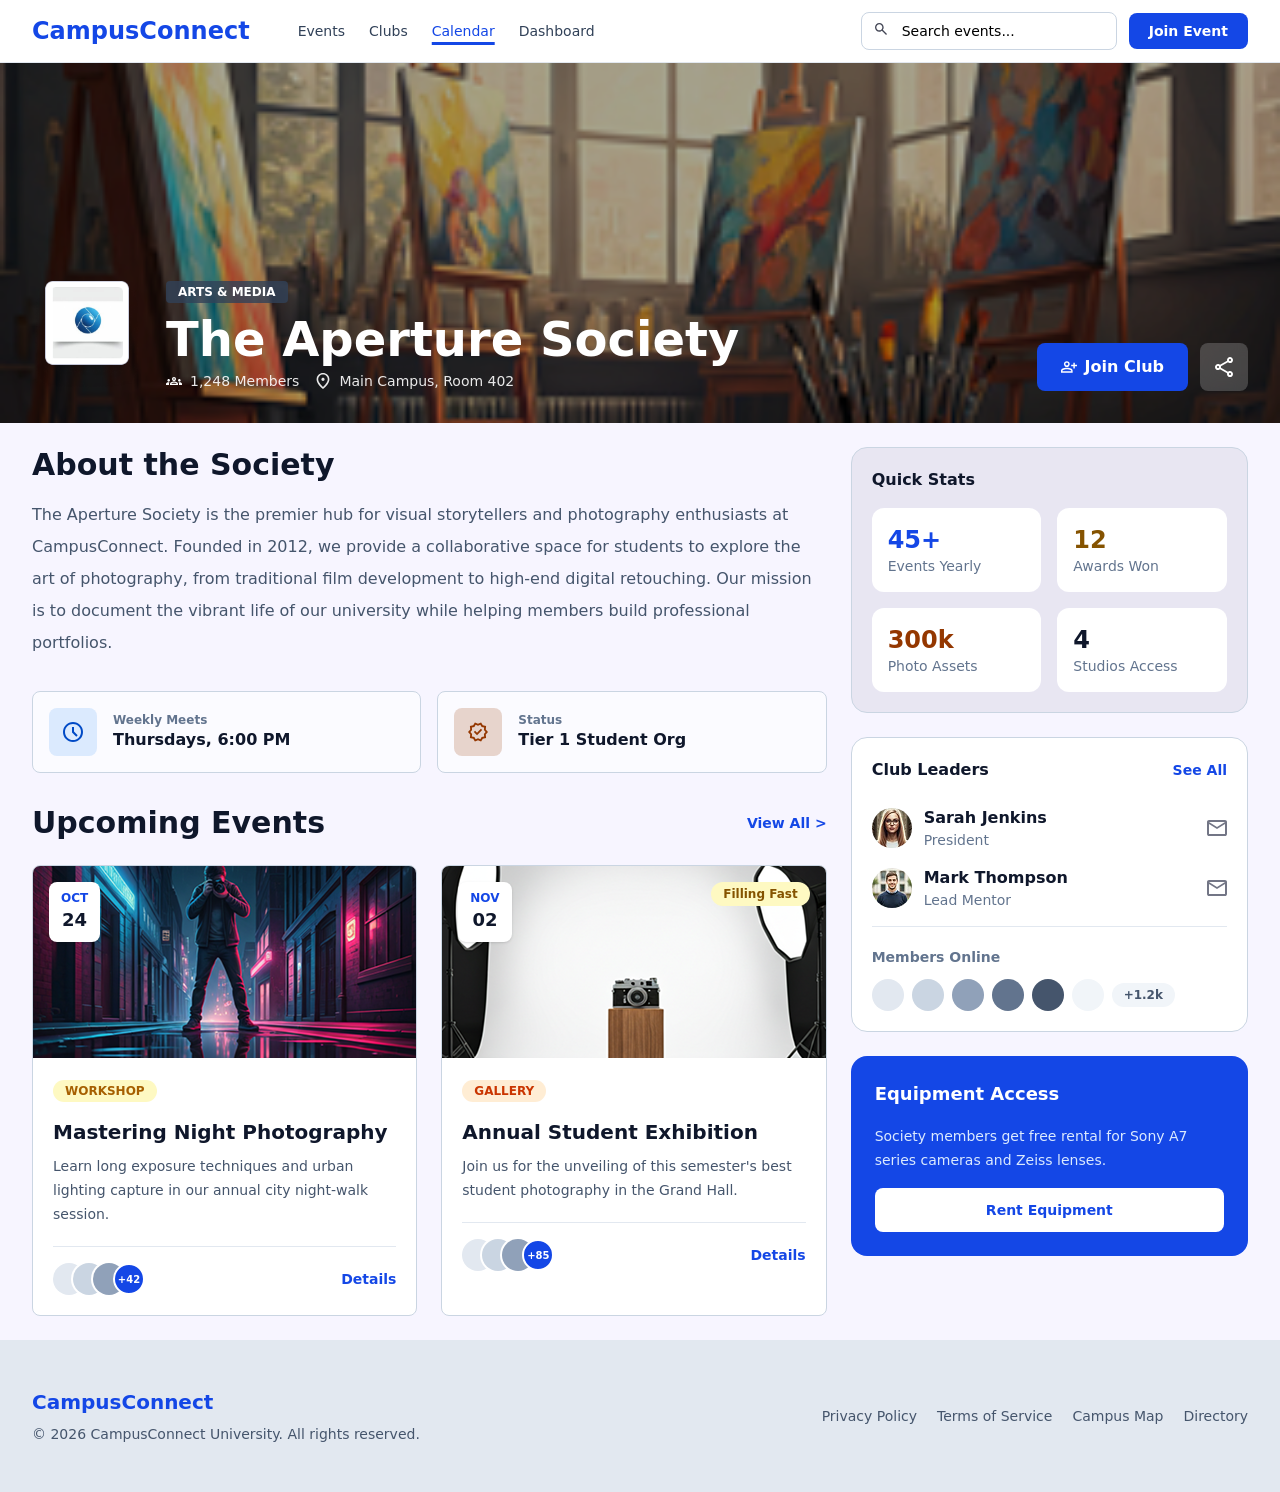
<file: src/pages/club-profile.html>
﻿<!DOCTYPE html>
<html lang="en">
<head>
    <meta charset="UTF-8">
    <meta name="viewport" content="width=device-width, initial-scale=1.0">
    <link rel="stylesheet" href="../output.css"/>
    <title>Club Profile</title>
</head>
<body class="bg-[#F7F5FF]">
    <header class="border-b border-slate-200 bg-white">
        <nav class="mx-auto min-w-screen flex items-center justify-between px-8 py-3 sm:px-6 lg:px-8">
            <div class="flex gap-12 items-center">
                <button class="rounded-lg p-2 text-3xl text-slate-900 hover:bg-slate-100 lg:hidden">
                  Menu
                </button>
                <a href="" class="text-2xl font-bold text-blue-700">CampusConnect</a>
                <ul class="hidden md:flex gap-6 items-center">
                    <li><a href="./events.html" class="text-sm font-medium text-slate-700 hover:text-blue-700 ">Events</a></li>
                    <li><a href="./clubs.html" class="text-sm font-medium text-slate-700 hover:text-blue-700">Clubs</a></li>
                    <li><a href="./calendar.html" class="text-sm font-medium text-blue-700 underline underline-offset-6 decoration-3 decoration-blue-700">Calendar</a></li>
                    <li><a href="./dashboard.html" class="text-sm font-medium text-slate-700 hover:text-blue-700">Dashboard</a></li>
                </ul>
                 
            </div>
            <div class="hidden items-center gap-3 lg:flex">
                <div class="relative">
                    <img src="../img/icons/search.svg" alt="search icon" class="absolute left-3 top-1/2 h-4 w-4 -translate-y-1/2"/>
                    <input type="text" placeholder="Search events..." class="w-64 rounded-lg border border-slate-300 py-2 pl-10 pr-4 text-sm outline-none focus:border-blue-700"/>
                </div>
                <a href="./register-event.html" class="rounded-lg bg-blue-700 px-5 py-2 text-sm font-semibold text-white hover:bg-blue-800">
                  Join Event
                </a>
            </div>         
        </nav>
    </header>
    <main>
        <!--Hero-->
        <section class="relative h-[360px] overflow-hidden">
          <img src="../img/canvas-collective.png" alt="Canvas Collective"class="h-full w-full object-cover"/>

          <div class="absolute inset-0 bg-black/35"></div>
          <div class="absolute bottom-8 left-0 right-0 z-10 mx-auto flex max-w-7xl flex-col gap-6 px-4 sm:px-6 lg:flex-row lg:items-end lg:justify-between lg:px-8">
            <div class="flex items-end gap-6">

              <img src="../img/aperture-logo.png" alt="Aperture Logo" class="h-[110px] w-[110px] object-contain" />

              <div class="text-white">

                <span class="rounded bg-slate-700/80 px-3 py-1 text-xs font-bold uppercase">
                    Arts &amp; Media
                </span>

                <h1 class="mt-3 text-4xl font-bold lg:text-5xl">
                    The Aperture Society
                </h1>

                <div class="mt-2 flex flex-wrap items-center gap-4 text-sm text-white/90">
                  <div class="flex items-center gap-2">
                    <img src="../img/icons/members-white.svg" alt="Members" class="h-4 w-4"/>
                    <span>1,248 Members</span>
                  </div>

                  <!-- Location -->
                  <div class="flex items-center gap-2">
                   <img src="../img/icons/location-white.svg" alt="Location" class="h-4 w-4"/>
                   <span>Main Campus, Room 402</span>
                  </div>
                </div>
        
              </div>

            </div>

            <!-- Right Buttons -->
            <div class="flex items-center gap-3">

                <a href="#" class="flex items-center gap-2 rounded-lg bg-blue-700 px-6 py-3 font-semibold text-white transition hover:bg-blue-800">
                  <img  src="../img/icons/add-user.svg" alt="Join Club"  class="h-4 w-4"/>
                  Join Club
                </a>

                <button class="flex h-12 w-12 items-center justify-center rounded-lg bg-white/20 backdrop-blur-sm transition hover:bg-white/30">

                  <img src="../img/icons/share-white.svg"  alt="Share"  class="h-5 w-5"/>
                </button>
            </div>
  
          </div>

        </section>
        <!-- Content -->
        <section class="mx-auto max-w-7xl px-4 py-6 sm:px-6 lg:px-8">
          <div class="grid grid-cols-1 gap-6 lg:grid-cols-[2fr_1fr]">
            <div class="space-y-8">
              <div>
                <h2 class="text-3xl font-semibold text-slate-900">About the Society</h2>
                <p class="mt-4 max-w-4xl leading-8 text-slate-600">
                  The Aperture Society is the premier hub for visual storytellers and photography enthusiasts at CampusConnect.
                  Founded in 2012, we provide a collaborative space for students to explore the art of photography, from traditional
                  film development to high-end digital retouching. Our mission is to document the vibrant life of our university while
                  helping members build professional portfolios.
                </p>
              </div>

              <div class="grid grid-cols-1 gap-4 sm:grid-cols-2">
                <div class="flex items-center gap-4 rounded-lg border border-slate-300 bg-white/60 p-4">
                  <div class="flex h-12 w-12 items-center justify-center rounded-lg bg-blue-100">
                    <img src="../img/icons/clock-blue.svg" alt="clock" class="h-5 w-5"/>
                  </div>
                  <div>
                    <p class="text-xs font-semibold text-slate-500">Weekly Meets</p>
                    <h3 class="font-bold text-slate-900">Thursdays, 6:00 PM</h3>
                  </div>
                </div>
                <div class="flex items-center gap-4 rounded-lg border border-slate-300 bg-white/60 p-4">
                  <div class="flex h-12 w-12 items-center justify-center rounded-lg bg-[#943700]/20">
                    <img src="../img/icons/badge.svg" alt="badge" class="h-5 w-5"/>
                  </div>
                  <div>
                    <p class="text-xs font-semibold text-slate-500">Status</p>
                    <h3 class="font-bold text-slate-900">Tier 1 Student Org</h3>
                  </div>
                </div>
              </div>

              <div>
                <div class="flex items-center justify-between">
                  <h2 class="text-3xl font-bold text-slate-900">Upcoming Events</h2>
                  <a href="./events.html" class="text-sm font-bold text-blue-700 hover:underline">View All &gt;</a>
                </div>

                <div class="mt-6 grid grid-cols-1 gap-6 md:grid-cols-2">
                  <article class="overflow-hidden rounded-lg border border-slate-300 bg-white">
                    <div class="relative">
                      <img src="../img/night-photography.png" alt="Night Photography" class="h-48 w-full object-cover" />
                      <span class="absolute left-4 top-4 rounded-lg bg-white px-3 py-2 text-center font-bold shadow-sm">
                        <span class="block text-xs text-blue-700">OCT</span>
                        <span class="block text-lg text-slate-900">24</span>
                      </span>
                    </div>
                    <div class="p-5">
                      <span class="rounded-full bg-yellow-100 px-3 py-1 text-xs font-bold uppercase text-yellow-700">Workshop</span>
                      <h3 class="mt-4 text-xl font-bold text-slate-900">Mastering Night Photography</h3>
                      <p class="mt-2 text-sm leading-6 text-slate-600">
                        Learn long exposure techniques and urban lighting capture in our annual city night-walk session.
                      </p>
                      <div class="mt-5 flex items-center justify-between border-t border-slate-200 pt-4">
                        <div class="flex -space-x-3">
                          <span class="h-8 w-8 rounded-full bg-slate-200 ring-2 ring-white"></span>
                          <span class="h-8 w-8 rounded-full bg-slate-300 ring-2 ring-white"></span>
                          <span class="h-8 w-8 rounded-full bg-slate-400 ring-2 ring-white"></span>
                          <span class="flex h-8 w-8 items-center justify-center rounded-full border-2 border-white bg-blue-700 text-[10px] font-bold text-white">+42</span>
                        </div>
                        <a href="./event-details.html" class="text-sm font-bold text-blue-700 transition hover:underline">Details</a>
                      </div>
                    </div>
                  </article>

                  <article class="overflow-hidden rounded-lg border border-slate-300 bg-white">
                    <div class="relative">
                      <img src="../img/student-exhibition.png" alt="Student Exhibition" class="h-48 w-full object-cover" />
                      <span class="absolute left-4 top-4 rounded-lg bg-white px-3 py-2 text-center font-bold shadow-sm">
                        <span class="block text-xs text-blue-700">NOV</span>
                        <span class="block text-lg text-slate-900">02</span>
                      </span>
                      <span class="absolute right-4 top-4 rounded-full bg-yellow-100 px-3 py-1 text-xs font-bold text-[#855300]">Filling Fast</span>
                    </div>
                    <div class="p-5">
                      <span class="rounded-full bg-orange-100 px-3 py-1 text-xs font-bold uppercase text-orange-700">Gallery</span>
                      <h3 class="mt-4 text-xl font-bold text-slate-900">Annual Student Exhibition</h3>
                      <p class="mt-2 text-sm leading-6 text-slate-600">
                        Join us for the unveiling of this semester's best student photography in the Grand Hall.
                      </p>
                      <div class="mt-5 flex items-center justify-between border-t border-slate-200 pt-4">
                        <div class="flex -space-x-3">
                          <span class="h-8 w-8 rounded-full bg-slate-200 ring-2 ring-white"></span>
                          <span class="h-8 w-8 rounded-full bg-slate-300 ring-2 ring-white"></span>
                          <span class="h-8 w-8 rounded-full bg-slate-400 ring-2 ring-white"></span>
                          <span class="flex h-8 w-8 items-center justify-center rounded-full border-2 border-white bg-blue-700 text-[10px] font-bold text-white">+85</span>
                        </div>
                        <a href="./event-details.html" class="text-sm font-bold text-blue-700 transition hover:underline">Details</a>
                      </div>
                    </div>
                  </article>
                </div>
              </div>
            </div>

            <aside class="space-y-6">
              <div class="rounded-2xl border border-slate-300 bg-[#E8E6F2] p-5">
                <h2 class="text-base font-semibold text-slate-900">Quick Stats</h2>
                <div class="mt-4 grid grid-cols-2 gap-4">
                  <div class="rounded-xl bg-white p-4">
                    <h3 class="text-2xl font-bold text-blue-700">45+</h3>
                    <p class="text-sm text-slate-500">Events Yearly</p>
                  </div>
                  <div class="rounded-xl bg-white p-4">
                    <h3 class="text-2xl font-bold text-[#855300]">12</h3>
                    <p class="text-sm text-slate-500">Awards Won</p>
                  </div>
                  <div class="rounded-xl bg-white p-4">
                    <h3 class="text-2xl font-bold text-[#943700]">300k</h3>
                    <p class="text-sm text-slate-500">Photo Assets</p>
                  </div>
                  <div class="rounded-xl bg-white p-4">
                    <h3 class="text-2xl font-bold text-slate-900">4</h3>
                    <p class="text-sm text-slate-500">Studios Access</p>
                  </div>
                </div>
              </div>

              <div class="rounded-2xl border border-slate-300 bg-white p-5">
                <div class="flex items-center justify-between">
                  <h2 class="text-base font-bold text-slate-900">Club Leaders</h2>
                  <a href="#" class="text-sm font-bold text-blue-700 transition hover:underline">See All</a>
                </div>

                <div class="mt-6 space-y-4">
                  <div class="flex items-center justify-between">
                    <div class="flex items-center gap-3">
                      <img src="../img/Sarah Jenkins.png" alt="Sarah Jenkins" class="h-10 w-10 rounded-full object-cover"/>
                      <div>
                        <h3 class="font-bold text-slate-900">Sarah Jenkins</h3>
                        <p class="text-sm text-slate-500">President</p>
                      </div>
                    </div>
                    <img src="../img/icons/mail.svg" alt="mail" class="h-5 w-5"/>
                  </div>
                  <div class="flex items-center justify-between">
                    <div class="flex items-center gap-3">
                      <img src="../img/Mark Thompson.png" alt="Mark Thompson" class="h-10 w-10 rounded-full object-cover"/>
                      <div>
                        <h3 class="font-bold text-slate-900">Mark Thompson</h3>
                        <p class="text-sm text-slate-500">Lead Mentor</p>
                      </div>
                    </div>
                    <img src="../img/icons/mail.svg" alt="mail" class="h-5 w-5"/>
                  </div>
                  <div class="border-t border-slate-200 pt-5">
                    <p class="text-sm font-semibold text-slate-500">Members Online</p>
                    <div class="mt-3 flex flex-wrap items-center gap-2">
                      <span class="h-8 w-8 rounded-full bg-slate-200"></span>
                      <span class="h-8 w-8 rounded-full bg-slate-300"></span>
                      <span class="h-8 w-8 rounded-full bg-slate-400"></span>
                      <span class="h-8 w-8 rounded-full bg-slate-500"></span>
                      <span class="h-8 w-8 rounded-full bg-slate-600"></span>
                      <span class="h-8 w-8 rounded-full bg-slate-100"></span>
                      <span class="rounded-full bg-slate-100 px-3 py-1 text-xs font-bold text-slate-600">+1.2k</span>
                    </div>
                  </div>
                </div>
              </div>

              <div class="rounded-2xl bg-blue-700 p-6 text-white">
                <h2 class="text-lg font-bold">Equipment Access</h2>
                <p class="mt-4 text-sm leading-6 text-blue-100">
                  Society members get free rental for Sony A7 series cameras and Zeiss lenses.
                </p>
                <a href="#" class="mt-4 block rounded-lg bg-white px-4 py-3 text-center text-sm font-bold text-blue-700 transition hover:bg-blue-50">
                  Rent Equipment
                </a>
              </div>
            </aside>
          </div>
        </section>
    </main>
    <footer class="bg-slate-200">
        <div class="flex flex-col gap-4 px-8 py-12 sm:px-6 lg:flex-row lg:items-center lg:justify-between lg:px-8">
          <div>
              <h2 class="text-xl font-bold text-blue-700">
                CampusConnect
              </h2>

              <p class="mt-2 text-sm text-slate-600">
                © 2026 CampusConnect University. All rights reserved.
              </p>
          </div>

          <div class="flex flex-wrap gap-5 text-sm text-slate-600">
            <a href="#" class="hover:text-blue-700">Privacy Policy</a>
            <a href="#" class="hover:text-blue-700">Terms of Service</a>
            <a href="#" class="hover:text-blue-700">Campus Map</a>
            <a href="#" class="hover:text-blue-700">Directory</a>
          </div>

        </div>
    
    </footer>
</body>
</html>
</file>
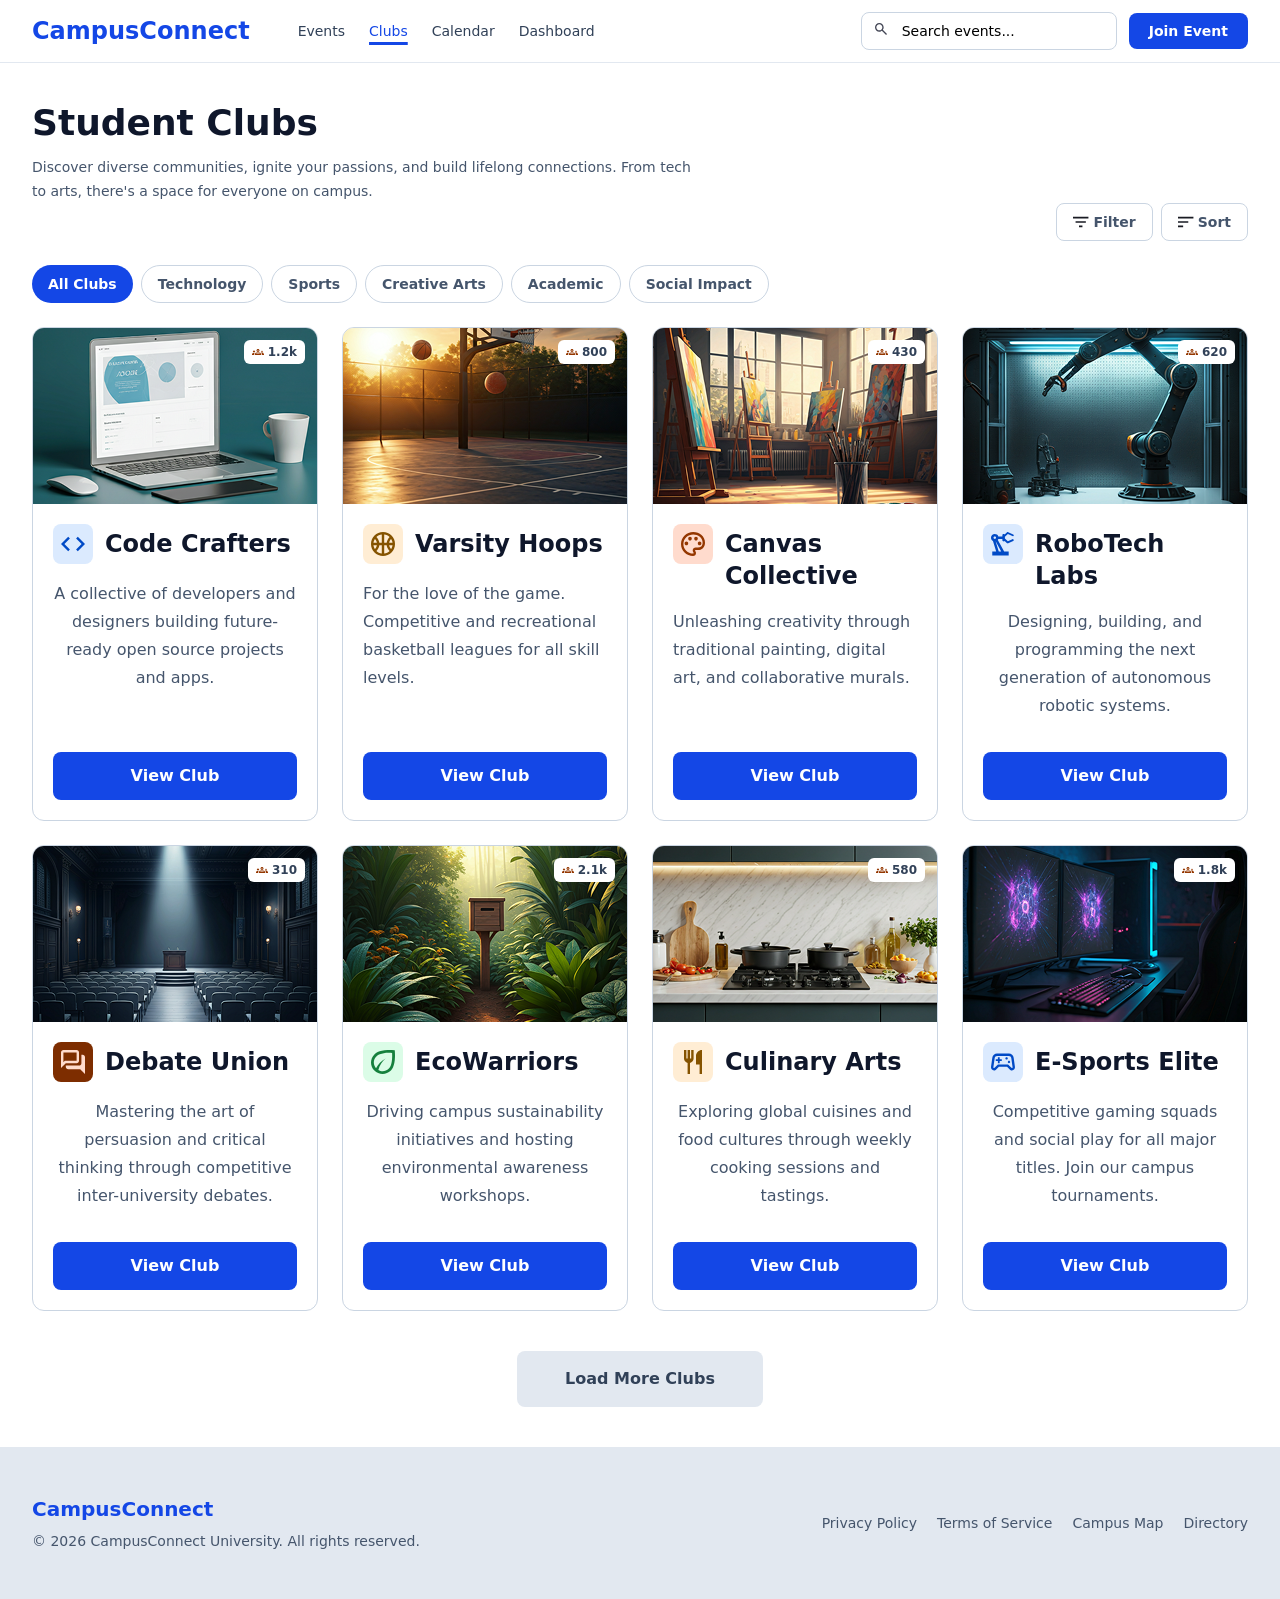
<file: src/pages/clubs.html>
<!DOCTYPE html>
<html lang="en">
<head>
    <meta charset="UTF-8">
    <meta name="viewport" content="width=device-width, initial-scale=1.0">
    <link rel="stylesheet" href="../output.css"/> 
    <title>Clubs Listing</title>
</head>
<body>
    <header class="border-b border-slate-200 bg-white">
        <nav class="mx-auto min-w-screen flex items-center justify-between px-8 py-3 sm:px-6 lg:px-8">
            <div class="flex gap-12 items-center">
                <button class="rounded-lg p-2 text-3xl text-slate-900 hover:bg-slate-100 lg:hidden">
                  ☰
                </button>
                <a href="" class="text-2xl font-bold text-blue-700">CampusConnect</a>
                <ul class="hidden md:flex gap-6 items-center">
                    <li><a href="./events.html" class="text-sm font-medium text-slate-700 hover:text-blue-700 ">Events</a></li>
                    <li><a href="./clubs.html" class="text-sm font-medium text-blue-700 underline underline-offset-6 decoration-3 decoration-blue-700 ">Clubs</a></li>
                    <li><a href="./calendar.html" class="text-sm font-medium text-slate-700 hover:text-blue-700">Calendar</a></li>
                    <li><a href="./dashboard.html" class="text-sm font-medium text-slate-700 hover:text-blue-700">Dashboard</a></li>
                </ul>
                 
            </div>
            <div class="hidden items-center gap-3 lg:flex">
                <div class="relative">
                    <img src="../img/icons/search.svg" alt="search icon" class="absolute left-3 top-1/2 h-4 w-4 -translate-y-1/2"/>
                    <input type="text" placeholder="Search events..." class="w-64 rounded-lg border border-slate-300 py-2 pl-10 pr-4 text-sm outline-none focus:border-blue-700"/>
                </div>
                <a href="./register-event.html" class="rounded-lg bg-blue-700 px-5 py-2 text-sm font-semibold text-white hover:bg-blue-800">
                  Join Event
                </a>
            </div>         
        </nav>
    </header>
    <main>
        <section class="mx-auto max-w-7xl px-4 py-10 sm:px-6 lg:px-8">
            <div>
                <div>
                    <h1 class="text-4xl font-bold text-slate-900">Student Clubs</h1>
                    <p class="mt-3 max-w-2xl text-sm leading-6 text-slate-600">
                       Discover diverse communities, ignite your passions, and build lifelong connections.
                       From tech to arts, there's a space for everyone on campus.
                    </p>
                </div>
                <div class="flex justify-end gap-2">
                    <button class="text-sm flex gap-1 items-center rounded-lg border border-slate-300 bg-white px-4 py-2 font-semibold text-slate-600 hover:text-blue-700">
                        <img src="../img/icons/filter.svg" alt="filter" class="h-4 w-4"/>
                        Filter</button>
                    <button class="text-sm flex gap-1 items-center rounded-lg border border-slate-300 bg-white px-4 py-2 font-semibold text-slate-600 hover:text-blue-700">  
                        <img src="../img/icons/sort.svg" alt="sort by" class="h-4 w-4"/>
                        Sort
                    </button>
                </div>  
            </div>   
            <div class="mt-6 flex gap-2 flex-wrap ">
                <button class="rounded-full bg-blue-700 px-4 py-2 text-sm font-semibold text-white">
                  All Clubs
                </button>

                <button class="rounded-full border border-slate-300 bg-white px-4 py-2 text-sm font-semibold text-slate-600 hover:border-blue-700 hover:text-blue-700">
                  Technology
                </button>

                <button class="rounded-full border border-slate-300 bg-white px-4 py-2 text-sm font-semibold text-slate-600 hover:border-blue-700 hover:text-blue-700">
                  Sports
                </button>

                <button class="rounded-full border border-slate-300 bg-white px-4 py-2 text-sm font-semibold text-slate-600 hover:border-blue-700 hover:text-blue-700">
                  Creative Arts
                </button>

                <button class="rounded-full border border-slate-300 bg-white px-4 py-2 text-sm font-semibold text-slate-600 hover:border-blue-700 hover:text-blue-700">
                  Academic
                </button>

                <button class="rounded-full border border-slate-300 bg-white px-4 py-2 text-sm font-semibold text-slate-600 hover:border-blue-700 hover:text-blue-700">
                  Social Impact
                </button>


            </div>
            <div class="mt-6 grid grid-cols-1 gap-6 sm:grid-cols-2 xl:grid-cols-4">
                <!--card 1-->
                <div class=" flex h-full flex-col overflow-hidden rounded-xl border border-slate-300 bg-white">
                    <div class="relative">
                        <img src="../img/code-crafters.png" alt="code crafters" class="h-44 w-full object-cover"/>
                        <span class="absolute right-3 top-3 flex items-center gap-1 rounded-md bg-white px-2 py-1 text-xs font-bold text-slate-700">
                           <img src="../img/icons/members-brown.svg" alt="members" class="h-3 w-3"/>
                           1.2k
                        </span>
                    </div> 
                    <div class=" flex flex-1 flex-col p-5">
                        <div class="flex items-start gap-3">
                          <div class="flex h-10 w-10 shrink-0 items-center justify-center rounded-lg bg-blue-100">
                            <img src="../img/icons/code.svg" alt="" class="h-6 w-6" />
                          </div>
                          <h3 class="text-2xl font-semibold mt-1 text-slate-900">Code Crafters</h3>
                        </div>
                        <p class="mt-4 flex-1 text-base leading-7 text-slate-600 text-center">
                            A collective of developers and designers building future-ready open source projects and apps.
      
                        </p>
                        <a href="./club-profile.html" class="mt-8 block rounded-lg bg-blue-700 py-3 text-center font-semibold text-white hover:bg-blue-800">View Club</a>
                   </div>
                </div>
                <!--card 2-->
                <div class=" flex h-full flex-col overflow-hidden rounded-xl border border-slate-300 bg-white">
                    <div class="relative">
                        <img src="../img/varisty-hoops.png" alt="varsity hoops" class="h-44 w-full object-cover"/>
                        <span class="absolute right-3 top-3 flex items-center gap-1 rounded-md bg-white px-2 py-1 text-xs font-bold text-slate-700">
                           <img src="../img/icons/members-brown.svg" alt="members" class="h-3 w-3"/>
                           800
                        </span>
                    </div> 
                    <div class=" flex flex-1 flex-col p-5">
                        <div class="flex items-start gap-3">
                          <div class="flex h-10 w-10 shrink-0 items-center justify-center rounded-lg bg-orange-100">
                            <img src="../img/icons/trophy.svg" alt="" class="h-6 w-6" />
                          </div>
                          <h3 class="text-2xl font-semibold mt-1 text-slate-900">Varsity Hoops</h3>
                        </div>
                        <p class="mt-4 flex-1 text-base leading-7 text-slate-600 ">
                            For the love of the game. Competitive and recreational basketball leagues for all skill levels.
      
                        </p>
                        <a href="./club-profile.html" class="mt-8 block rounded-lg bg-blue-700 py-3 text-center font-semibold text-white hover:bg-blue-800">View Club</a>
                   </div>
                </div>
                <!--card 3-->
                <div class=" flex h-full flex-col overflow-hidden rounded-xl border border-slate-300 bg-white">
                    <div class="relative">
                        <img src="../img/canvas-collective.png" alt="" class="h-44 w-full object-cover"/>
                        <span class="absolute right-3 top-3 flex items-center gap-1 rounded-md bg-white px-2 py-1 text-xs font-bold text-slate-700">
                           <img src="../img/icons/members-brown.svg" alt="members" class="h-3 w-3"/>
                           430
                        </span>
                    </div> 
                    <div class=" flex flex-1 flex-col p-5">
                        <div class="flex items-start gap-3">
                          <div class="flex h-10 w-10 shrink-0 items-center justify-center rounded-lg bg-[#FFDBCD]">
                            <img src="../img/icons/palette.svg" alt="" class="h-6 w-6" />
                          </div>
                          <h3 class="text-2xl font-semibold mt-1 text-slate-900">Canvas Collective</h3>
                        </div>
                        <p class="mt-4 flex-1 text-base leading-7 text-slate-600 ">
                             Unleashing creativity through traditional painting, digital art, and collaborative murals.
                        </p>
                        <a href="./club-profile.html" class="mt-8 block rounded-lg bg-blue-700 py-3 text-center font-semibold text-white hover:bg-blue-800">View Club</a>
                   </div>
                </div>
                <!--card 4-->
                <div class=" flex h-full flex-col overflow-hidden rounded-xl border border-slate-300 bg-white">
                    <div class="relative">
                        <img src="../img/robotech-labs.png" alt="robotech labs" class="h-44 w-full object-cover"/>
                        <span class="absolute right-3 top-3 flex items-center gap-1 rounded-md bg-white px-2 py-1 text-xs font-bold text-slate-700">
                           <img src="../img/icons/members-brown.svg" alt="members" class="h-3 w-3"/>
                           620
                        </span>
                    </div> 
                    <div class=" flex flex-1 flex-col p-5">
                        <div class="flex items-start gap-3">
                          <div class="flex h-10 w-10 shrink-0 items-center justify-center rounded-lg bg-blue-100">
                            <img src="../img/icons/robot-arm.svg" alt="" class="h-6 w-6" />
                          </div>
                          <h3 class="text-2xl font-semibold mt-1 text-slate-900">RoboTech Labs</h3>
                        </div>
                        <p class="mt-4 flex-1 text-base leading-7 text-slate-600 text-center">
                           Designing, building, and programming the next generation of autonomous robotic systems.
                        </p>
                        <a href="./club-profile.html" class="mt-8 block rounded-lg bg-blue-700 py-3 text-center font-semibold text-white hover:bg-blue-800">View Club</a>
                   </div>
                </div>
                <!--card 5-->
                <div class=" flex h-full flex-col overflow-hidden rounded-xl border border-slate-300 bg-white">
                    <div class="relative">
                        <img src="../img/debate-union.png" alt="debate union" class="h-44 w-full object-cover"/>
                        <span class="absolute right-3 top-3 flex items-center gap-1 rounded-md bg-white px-2 py-1 text-xs font-bold text-slate-700">
                           <img src="../img/icons/members-brown.svg" alt="members" class="h-3 w-3"/>
                           310
                        </span>
                    </div> 
                    <div class=" flex flex-1 flex-col p-5">
                        <div class="flex items-start gap-3">
                          <div class="flex h-10 w-10 shrink-0 items-center justify-center rounded-lg bg-[#7D2D00]">
                            <img src="../img/icons/message-pink.svg" alt="" class="h-6 w-6" />
                          </div>
                          <h3 class="text-2xl font-semibold mt-1 text-slate-900">Debate Union</h3>
                        </div>
                        <p class="mt-4 flex-1 text-base leading-7 text-slate-600 text-center">
                           Mastering the art of persuasion and critical thinking through competitive inter-university debates.
                        </p>
                        <a href="./club-profile.html" class="mt-8 block rounded-lg bg-blue-700 py-3 text-center font-semibold text-white hover:bg-blue-800">View Club</a>
                   </div>
                </div>
                <!--card 6-->
                <div class=" flex h-full flex-col overflow-hidden rounded-xl border border-slate-300 bg-white">
                    <div class="relative">
                        <img src="../img/eco-warriors.png" alt="Eco Warriors" class="h-44 w-full object-cover"/>
                        <span class="absolute right-3 top-3 flex items-center gap-1 rounded-md bg-white px-2 py-1 text-xs font-bold text-slate-700">
                           <img src="../img/icons/members-brown.svg" alt="members" class="h-3 w-3"/>
                           2.1k
                        </span>
                    </div> 
                    <div class=" flex flex-1 flex-col p-5">
                        <div class="flex items-start gap-3">
                          <div class="flex h-10 w-10 shrink-0 items-center justify-center rounded-lg bg-green-100">
                            <img src="../img/icons/leaf.svg" alt="" class="h-6 w-6" />
                          </div>
                          <h3 class="text-2xl font-semibold mt-1 text-slate-900">EcoWarriors</h3>
                        </div>
                        <p class="mt-4 flex-1 text-base leading-7 text-slate-600 text-center">
                           Driving campus sustainability initiatives and hosting environmental awareness workshops.
                        </p>
                        <a href="./club-profile.html" class="mt-8 block rounded-lg bg-blue-700 py-3 text-center font-semibold text-white hover:bg-blue-800">View Club</a>
                   </div>
                </div>
                <!--card 7-->
                <div class=" flex h-full flex-col overflow-hidden rounded-xl border border-slate-300 bg-white">
                    <div class="relative">
                        <img src="../img/culinary-art.png" alt="Culinary Arts" class="h-44 w-full object-cover"/>
                        <span class="absolute right-3 top-3 flex items-center gap-1 rounded-md bg-white px-2 py-1 text-xs font-bold text-slate-700">
                           <img src="../img/icons/members-brown.svg" alt="members" class="h-3 w-3"/>
                           580
                        </span>
                    </div> 
                    <div class=" flex flex-1 flex-col p-5">
                        <div class="flex items-start gap-3">
                          <div class="flex h-10 w-10 shrink-0 items-center justify-center rounded-lg bg-orange-100">
                            <img src="../img/icons/fork-knife.svg" alt="" class="h-6 w-6" />
                          </div>
                          <h3 class="text-2xl font-semibold mt-1 text-slate-900">Culinary Arts</h3>
                        </div>
                        <p class="mt-4 flex-1 text-base leading-7 text-slate-600 text-center">
                           Exploring global cuisines and food cultures through weekly cooking sessions and tastings.
                        </p>
                        <a href="./club-profile.html" class="mt-8 block rounded-lg bg-blue-700 py-3 text-center font-semibold text-white hover:bg-blue-800">View Club</a>
                   </div>
                </div>
                <!--card 8-->
                <div class=" flex h-full flex-col overflow-hidden rounded-xl border border-slate-300 bg-white">
                    <div class="relative">
                        <img src="../img/e-sports-elite.png" alt="Culinary Arts" class="h-44 w-full object-cover"/>
                        <span class="absolute right-3 top-3 flex items-center gap-1 rounded-md bg-white px-2 py-1 text-xs font-bold text-slate-700">
                           <img src="../img/icons/members-brown.svg" alt="members" class="h-3 w-3"/>
                           1.8k
                        </span>
                    </div> 
                    <div class=" flex flex-1 flex-col p-5">
                        <div class="flex items-start gap-3">
                          <div class="flex h-10 w-10 shrink-0 items-center justify-center rounded-lg bg-blue-100">
                            <img src="../img/icons/game-controller.svg" alt="" class="h-6 w-6" />
                          </div>
                          <h3 class="text-2xl font-semibold mt-1 text-slate-900">E-Sports Elite</h3>
                        </div>
                        <p class="mt-4 flex-1 text-base leading-7 text-slate-600 text-center">
                           Competitive gaming squads and social play for all major titles. Join our campus tournaments.
                        </p>
                        <a href="./club-profile.html" class="mt-8 block rounded-lg bg-blue-700 py-3 text-center font-semibold text-white hover:bg-blue-800">View Club</a>
                   </div>
                </div>
            </div>
            <div class="mt-10 flex justify-center">
                <button class="rounded-lg bg-slate-200 px-12 py-4 font-semibold text-slate-700 hover:bg-slate-300">
                    Load More Clubs
                </button>
            </div>
        </section>
    </main>
    <footer class="bg-slate-200">
        <div class="flex flex-col gap-4 px-8 py-12 sm:px-6 lg:flex-row lg:items-center lg:justify-between lg:px-8">
          <div>
              <h2 class="text-xl font-bold text-blue-700">
                CampusConnect
              </h2>

              <p class="mt-2 text-sm text-slate-600">
                © 2026 CampusConnect University. All rights reserved.
              </p>
          </div>

          <div class="flex flex-wrap gap-5 text-sm text-slate-600">
            <a href="#" class="hover:text-blue-700">Privacy Policy</a>
            <a href="#" class="hover:text-blue-700">Terms of Service</a>
            <a href="#" class="hover:text-blue-700">Campus Map</a>
            <a href="#" class="hover:text-blue-700">Directory</a>
          </div>

        </div>
    
    </footer>
</body>
</html>
</file>
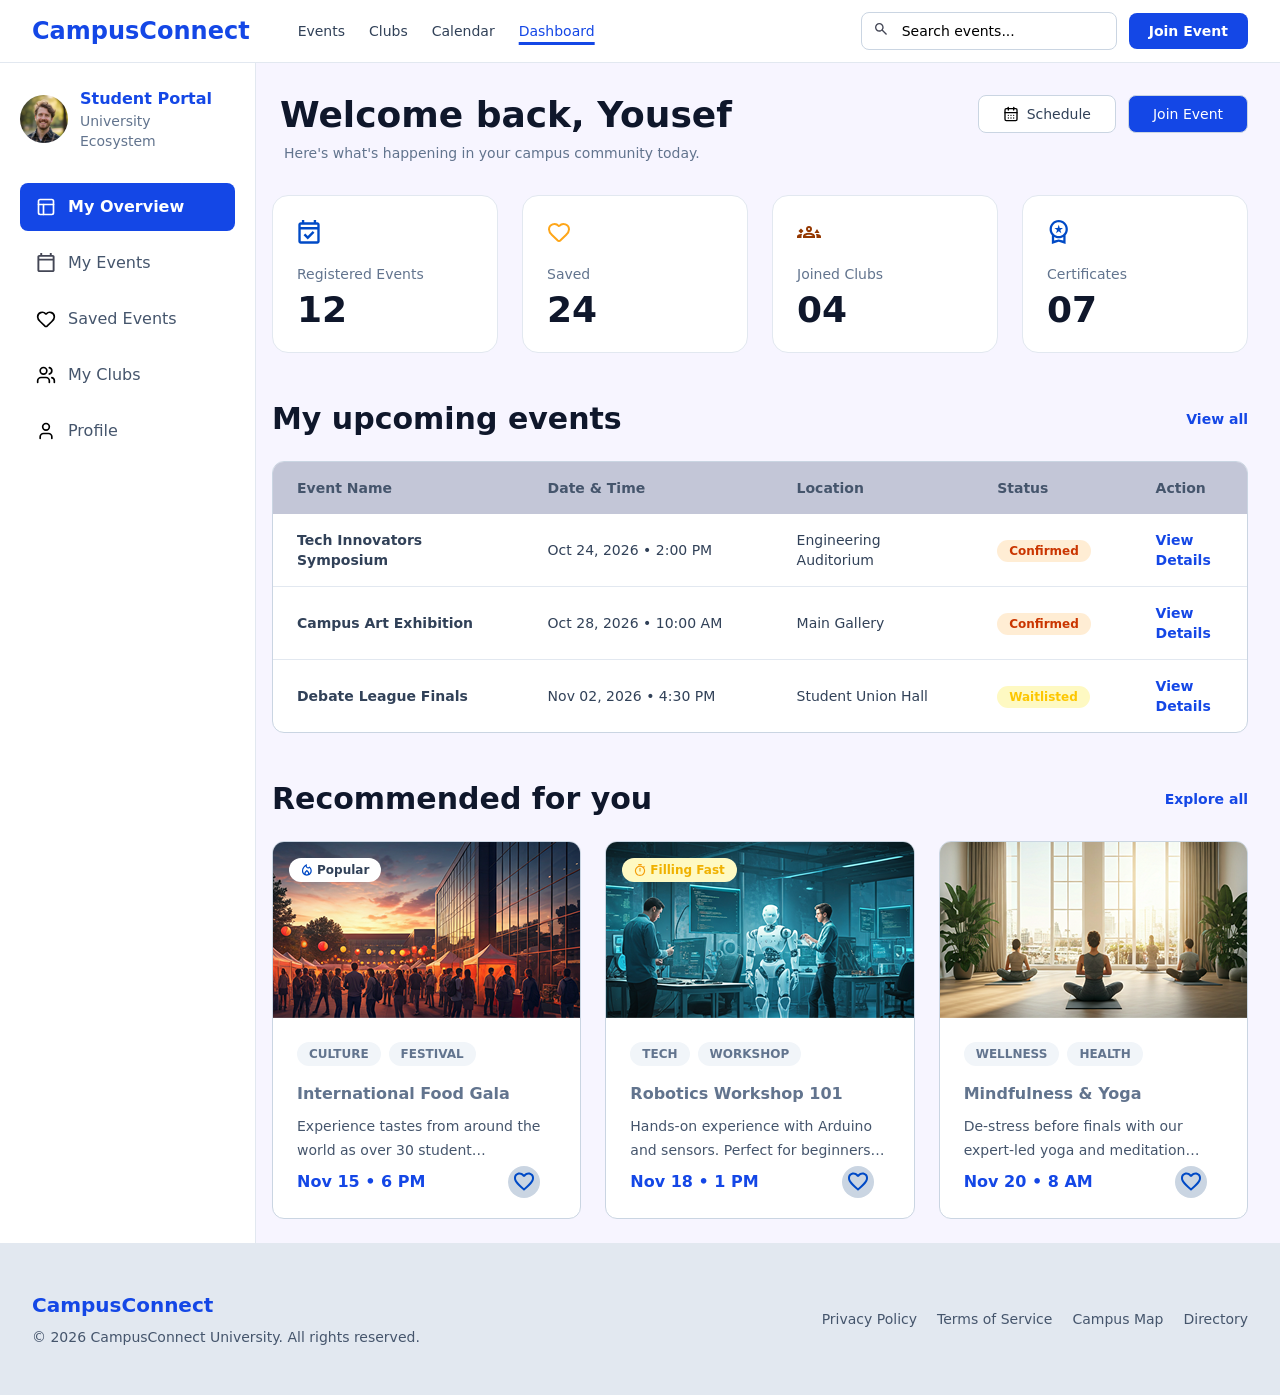
<file: src/pages/dashboard.html>
<!DOCTYPE html>
<html lang="en">
<head>
    <meta charset="UTF-8">
    <meta name="viewport" content="width=device-width, initial-scale=1.0">
    <title>Document</title>
    <link rel="stylesheet" href="../output.css"/>
</head>
<body>
    <header class="border-b border-slate-200 bg-white">
        <nav class="mx-auto min-w-screen flex items-center justify-between px-8 py-3 sm:px-6 lg:px-8">
            <div class="flex gap-12 items-center">
                <button class="rounded-lg p-2 text-3xl text-slate-900 hover:bg-slate-100 lg:hidden">
                  ☰
                </button>
                <a href="" class="text-2xl font-bold text-blue-700">CampusConnect</a>
                <ul class="hidden md:flex gap-6 items-center">
                    <li><a href="./events.html" class="text-sm font-medium text-slate-700 hover:text-blue-700 ">Events</a></li>
                    <li><a href="./clubs.html" class="text-sm font-medium text-slate-700 hover:text-blue-700">Clubs</a></li>
                    <li><a href="./calendar.html" class="text-sm font-medium text-slate-700 hover:text-blue-700">Calendar</a></li>
                    <li><a href="./dashboard.html" class="text-sm font-medium text-blue-700 underline underline-offset-6 decoration-3 decoration-blue-700">Dashboard</a></li>
                </ul>
                 
            </div>
            <div class="hidden items-center gap-3 lg:flex">
                <div class="relative">
                    <img src="../img/icons/search.svg" alt="search icon" class="absolute left-3 top-1/2 h-4 w-4 -translate-y-1/2"/>
                    <input type="text" placeholder="Search events..." class="w-64 rounded-lg border border-slate-300 py-2 pl-10 pr-4 text-sm outline-none focus:border-blue-700"/>
                </div>
                <a href="./register-event.html" class="rounded-lg bg-blue-700 px-5 py-2 text-sm font-semibold text-white hover:bg-blue-800">
                  Join Event
                </a>
                

            </div>
            
        </nav>

    </header>
    <main class="bg-[#F7F5FF]">
      <div class="mx-auto grid min-h-screen grid-cols-1 lg:grid-cols-[240px_1fr]">

        <!-- Sidebar -->
        <aside class="hidden w-64 min-h-screen border-r border-slate-200 bg-white px-5 py-6 lg:block">
           <div class="flex items-center gap-3">
               <img src="../img/avatar.png" alt="Student avatar" class="h-12 w-12 rounded-full object-cover"/>
           
               <div>
                 <h3 class="font-bold text-blue-700">Student Portal</h3>
                 <p class="text-sm text-slate-500">University<br/> Ecosystem</p>
               </div>
               
           </div>
           <nav class="mt-8 space-y-2">
            <a href="./dashboard.html" class="flex items-center gap-3 rounded-lg bg-blue-700 px-4 py-3 font-semibold text-white">
                <img src="../img/icons/overview.svg" alt="Overview" class="h-5 w-5"/>
                My Overview
            </a>
            <a href="./events.html" class="flex items-center gap-3 rounded-lg px-4 py-3 font-medium text-slate-600 hover:bg-blue-50 hover:text-blue-700">
                <img src="../img/icons/calendar.svg" alt="calendar" class="h-5 w-5"/>
                My Events
            </a>
            <a href="#" class="flex items-center gap-3 rounded-lg px-4 py-3 font-medium text-slate-600 hover:bg-blue-50 hover:text-blue-700">
                <img src="../img/icons/heart.svg" alt="heart" class="h-5 w-5"/>
                Saved Events
            </a>
            <a href="./clubs.html" class="flex items-center gap-3 rounded-lg px-4 py-3 font-medium text-slate-600 hover:bg-blue-50 hover:text-blue-700">
                <img src="../img/icons/users.svg" alt="users" class="h-5 w-5"/>
                My Clubs
            </a>
            <a href="#" class="flex items-center gap-3 rounded-lg px-4 py-3 font-medium text-slate-600 hover:bg-blue-50 hover:text-blue-700">
                <img src="../img/icons/user.svg" alt="users" class="h-5 w-5"/>
                Profile
            </a>
           </nav>
        </aside>

        <!-- Main dashboard content -->
        <section class="px-4 py-6 sm:px-6 lg:px-8">
            <div class="mt-2 flex flex-col gap-6 lg:flex-row lg:items-start lg:justify-between">
                <div>
                    <h1 class="text-4xl ml-2 font-bold text-slate-900 ">Welcome back, Yousef</h1>
                    <p class="mt-2 ml-3 text-sm text-slate-500">
                       Here's what's happening in your campus community today.
                    </p>
                </div>
                <div class="flex  flex-col gap-3 sm:flex-row justify-center  gap-3">
                    <a href="./calendar.html" class="flex items-center gap-2 rounded-lg border border-slate-300 bg-white px-6 py-2 text-sm font-medium text-slate-700 transition hover:border-blue-600 hover:text-blue-700">
                        <img src="../img/icons/calendar-days.svg" alt="calendar" class="h-4 w-4"/>
                        Schedule
                    </a>
                    <a href="./calendar.html" class="flex items-center gap-2 rounded-lg border border-slate-300 bg-blue-700  px-6 py-2 text-sm font-medium text-white transition hover:bg-blue-800">
                        Join Event
                    </a>
                </div>
            </div>
            <div class="mt-8 grid grid-cols-1 gap-6 sm:grid-cols-2 xl:grid-cols-4">
                <div class="rounded-2xl border border-slate-200 bg-white p-6 ">
                
                <img src="../img/icons/registered.svg" alt="Calendar" class="h-6 w-6"/>
                <p class="mt-5 text-sm font-medium text-slate-500">
                  Registered Events
                </p>
                <h3 class="mt-2 text-4xl leading-none font-bold text-slate-900">
                    12
                </h3>

                </div>
                <div class="rounded-2xl border border-slate-200 bg-white p-6">
                
                <img src="../img/icons/heart-orange.svg" alt="Saved" class="h-6 w-6"/>
                <p class="mt-5 text-sm font-medium text-slate-500">
                  Saved
                </p>
                <h3 class="mt-2 text-4xl leading-none font-bold text-slate-900">
                    24
                </h3>

                </div>
                <div class="rounded-2xl border border-slate-200 bg-white p-6">
                
                <img src="../img/icons/members-brown.svg" alt="Members" class="h-6 w-6"/>
                <p class="mt-5 text-sm font-medium text-slate-500">
                  Joined Clubs
                </p>
                <h3 class="mt-2 text-4xl leading-none font-bold text-slate-900">
                    04
                </h3>

                </div>
                <div class="rounded-2xl border border-slate-200 bg-white p-6 ">
                
                <img src="../img/icons/certificate.svg" alt="Certificate" class="h-6 w-6"/>
                <p class="mt-5 text-sm font-medium text-slate-500">
                  Certificates
                </p>
                <h3 class="mt-2 text-4xl leading-none font-bold text-slate-900">
                    07
                </h3>

                </div>
         
            </div>
            
            <div class="mt-12">
                <div class="flex items-center justify-between">
                    <h2 class="text-2xl font-bold text-slate-900 sm:text-3xl">My upcoming events</h2>
                    <a href="./events.html" class="text-sm font-semibold text-blue-700 hover:underline">View all</a>
                </div>
                <div class="mt-6 overflow-hidden rounded-xl border border-slate-300 bg-white">
                    <div class="overflow-x-auto">
                        <table class="w-full min-w-[760px] text-left">
                            <thead class="bg-[#C3C6D7] text-sm font-semibold text-slate-600">
                                <tr>
                                    <th class="px-6 py-4">Event Name</th>
                                    <th class="px-6 py-4">Date & Time</th>
                                    <th class="px-6 py-4">Location</th>
                                    <th class="px-6 py-4">Status</th>
                                    <th class="px-6 py-4">Action</th>
                                </tr>

                            </thead>
                            <tbody class="divide-y divide-slate-200 text-sm text-slate-700 ">
                                <tr>
                                    <td class="px-6 py-4 font-bold">Tech Innovators<br />Symposium</td>
                                    <td class="px-6 py-4 ">Oct 24, 2026 • 2:00 PM</td>
                                    <td class="px-6 py-4 ">Engineering<br />Auditorium</td>
                                    <td class="px-6 py-4 "><span class="rounded-full bg-orange-100 px-3 py-1 text-xs font-bold text-orange-700"">Confirmed</span></td>
                                    <td class="px-6 py-4 "><a href="./event-details.html" class="font-semibold text-blue-700 hover:underline">View<br />Details</a></td>
                                </tr>
                                <tr>
                                    <td class="px-6 py-4 font-bold">Campus Art Exhibition</td>
                                    <td class="px-6 py-4 ">Oct 28, 2026 • 10:00 AM</td>
                                    <td class="px-6 py-4 ">Main Gallery</td>
                                    <td class="px-6 py-4 "><span class="rounded-full bg-orange-100 px-3 py-1 text-xs font-bold text-orange-700"">Confirmed</span></td>
                                    <td class="px-6 py-4 "><a href="./event-details.html" class="font-semibold text-blue-700 hover:underline">View<br />Details</a></td>
                                </tr>
                                <tr>
                                    <td class="px-6 py-4 font-bold">Debate League Finals</td>
                                    <td class="px-6 py-4 ">Nov 02, 2026 • 4:30 PM</td>
                                    <td class="px-6 py-4 ">Student Union Hall</td>
                                    <td class="px-6 py-4 "><span class="rounded-full bg-yellow-100 px-3 py-1 text-xs font-bold text-yellow-400">Waitlisted</span></td>
                                    <td class="px-6 py-4 "><a href="./event-details.html" class="font-semibold text-blue-700 hover:underline">View<br />Details</a></td>
                                </tr>

                            </tbody>
                        </table>

                    </div>

                </div>

            </div>

            <div>
                <div class=" mt-12 flex items-center justify-between ">
                    <h2 class="text-2xl font-bold text-slate-900 sm:text-3xl">Recommended for you</h2>
                    <a href="./events.html" class="text-sm font-semibold text-blue-700 hover:underline">Explore all</a>
                </div>

                <div class="mt-6 grid grid-cols-1 gap-6 md:grid-cols-2 lg:grid-cols-3">
                    <!--Card1-->
                    <div class="overflow-hidden rounded-xl border border-slate-300 bg-white">
                        <div class="relative">
                            <img src="../img/food-gala.png" alt="International Food Gala" class="h-44 w-full object-cover"/>
                            <span class="absolute left-4 top-4 flex items-center gap-1 rounded-full bg-white px-3 py-1 text-xs font-semibold text-slate-700">
                                <img src="../img/icons/flame.svg" alt="flame" class="h-3 w-3"/>
                                Popular
                            </span>
                        </div>
                        <div class="p-6">
                            <div class="flex  gap-2">
                                <span class="rounded-full bg-slate-100 px-3 py-1 text-xs font-semibold uppercase text-slate-500">Culture</span>
                                <span class="rounded-full bg-slate-100 px-3 py-1 text-xs font-semibold uppercase text-slate-500">Festival</span>
                            </div>
                            <h3 class="mt-4 font-semibold text-slate-500">
                               International Food Gala
                            </h3>
                            <p class="mt-2 line-clamp-2 text-sm leading-6 text-slate-600">
                               Experience tastes from around the world as over 30 student organizations share food and culture.
                            </p>
                            <div class="relative mt-2 flex items-center justify-between">
                                <p class="font-bold text-blue-700">Nov 15 • 6 PM</p>
                                <button class="absolute right-4  flex h-8 w-8 items-center justify-center rounded-full bg-slate-300 hover:bg-blue-200">
                                    <img src="../img/icons/heart-blue.svg" alt="Save event" class="h-5 w-5 " />
                                </button>
                            </div>
                        </div>

                    </div>
                    <!--Card2-->
                    <div class="overflow-hidden rounded-xl border border-slate-300 bg-white">
                        <div class="relative">
                            <img src="../img/robotics-workshop.png" alt="International Food Gala" class="h-44 w-full object-cover"/>
                            <span class="absolute left-4 top-4 flex items-center gap-1 rounded-full bg-yellow-100 px-3 py-1 text-xs font-semibold text-yellow-500">
                                <img src="../img/icons/clock.svg" alt="flame" class="h-3 w-3"/>
                                Filling Fast
                            </span>
                        </div>
                        <div class="p-6">
                            <div class="flex  gap-2">
                                <span class="rounded-full bg-slate-100 px-3 py-1 text-xs font-semibold uppercase text-slate-500">TECH</span>
                                <span class="rounded-full bg-slate-100 px-3 py-1 text-xs font-semibold uppercase text-slate-500">WORKSHOP</span>
                            </div>
                            <h3 class="mt-4 font-semibold text-slate-500">
                               Robotics Workshop 101
                            </h3>
                            <p class="mt-2 line-clamp-2 text-sm leading-6 text-slate-600">
                               Hands-on experience with Arduino and sensors. Perfect for beginners looking to build.
                            </p>
                            <div class=" relative mt-2 flex items-center justify-between">
                                <p class="font-bold text-blue-700">Nov 18 • 1 PM</p>
                                <button class="absolute right-4  flex h-8 w-8 items-center justify-center rounded-full bg-slate-300 hover:bg-blue-200">
                                    <img src="../img/icons/heart-blue.svg" alt="Save event" class="h-5 w-5 " />
                                </button>
                            </div>
                        </div>

                    </div>
                    <!--Card3-->
                    <div class="overflow-hidden rounded-xl border border-slate-300 bg-white">
                        <div class="relative">
                            <img src="../img/yoga.png" alt="International Food Gala" class="h-44 w-full object-cover"/>
                        </div>
                        <div class="p-6">
                            <div class="flex  gap-2">
                                <span class="rounded-full bg-slate-100 px-3 py-1 text-xs font-semibold uppercase text-slate-500">Wellness</span>
                                <span class="rounded-full bg-slate-100 px-3 py-1 text-xs font-semibold uppercase text-slate-500">Health</span>
                            </div>
                            <h3 class="mt-4 font-semibold text-slate-500">
                               Mindfulness &amp; Yoga
                            </h3>
                            <p class="mt-2 line-clamp-2 text-sm leading-6 text-slate-600">
                               De-stress before finals with our expert-led yoga and meditation session.
                            </p>
                            <div class="relative mt-2 flex items-center justify-between">
                                <p class="font-bold text-blue-700">Nov 20 • 8 AM</p>
                                <button class="absolute right-4  flex h-8 w-8 items-center justify-center rounded-full bg-slate-300 hover:bg-blue-200">
                                    <img src="../img/icons/heart-blue.svg" alt="Save event" class="h-5 w-5 " />
                                </button>
                            </div>
                        </div>

                    </div>
                </div>
            </div>
            
        </section>

       </div>
</main>
<footer class="bg-slate-200">
    <div class="flex flex-col gap-4 px-8 py-12 sm:px-6 lg:flex-row lg:items-center lg:justify-between lg:px-8">
        <div>
      <h2 class="text-xl font-bold text-blue-700">
        CampusConnect
      </h2>

      <p class="mt-2 text-sm text-slate-600">
        © 2026 CampusConnect University. All rights reserved.
      </p>
    </div>

    <div class="flex flex-wrap gap-5 text-sm text-slate-600">
      <a href="#" class="hover:text-blue-700">Privacy Policy</a>
      <a href="#" class="hover:text-blue-700">Terms of Service</a>
      <a href="#" class="hover:text-blue-700">Campus Map</a>
      <a href="#" class="hover:text-blue-700">Directory</a>
    </div>

    </div>
    
</footer>
    
</body>
</html>
</file>
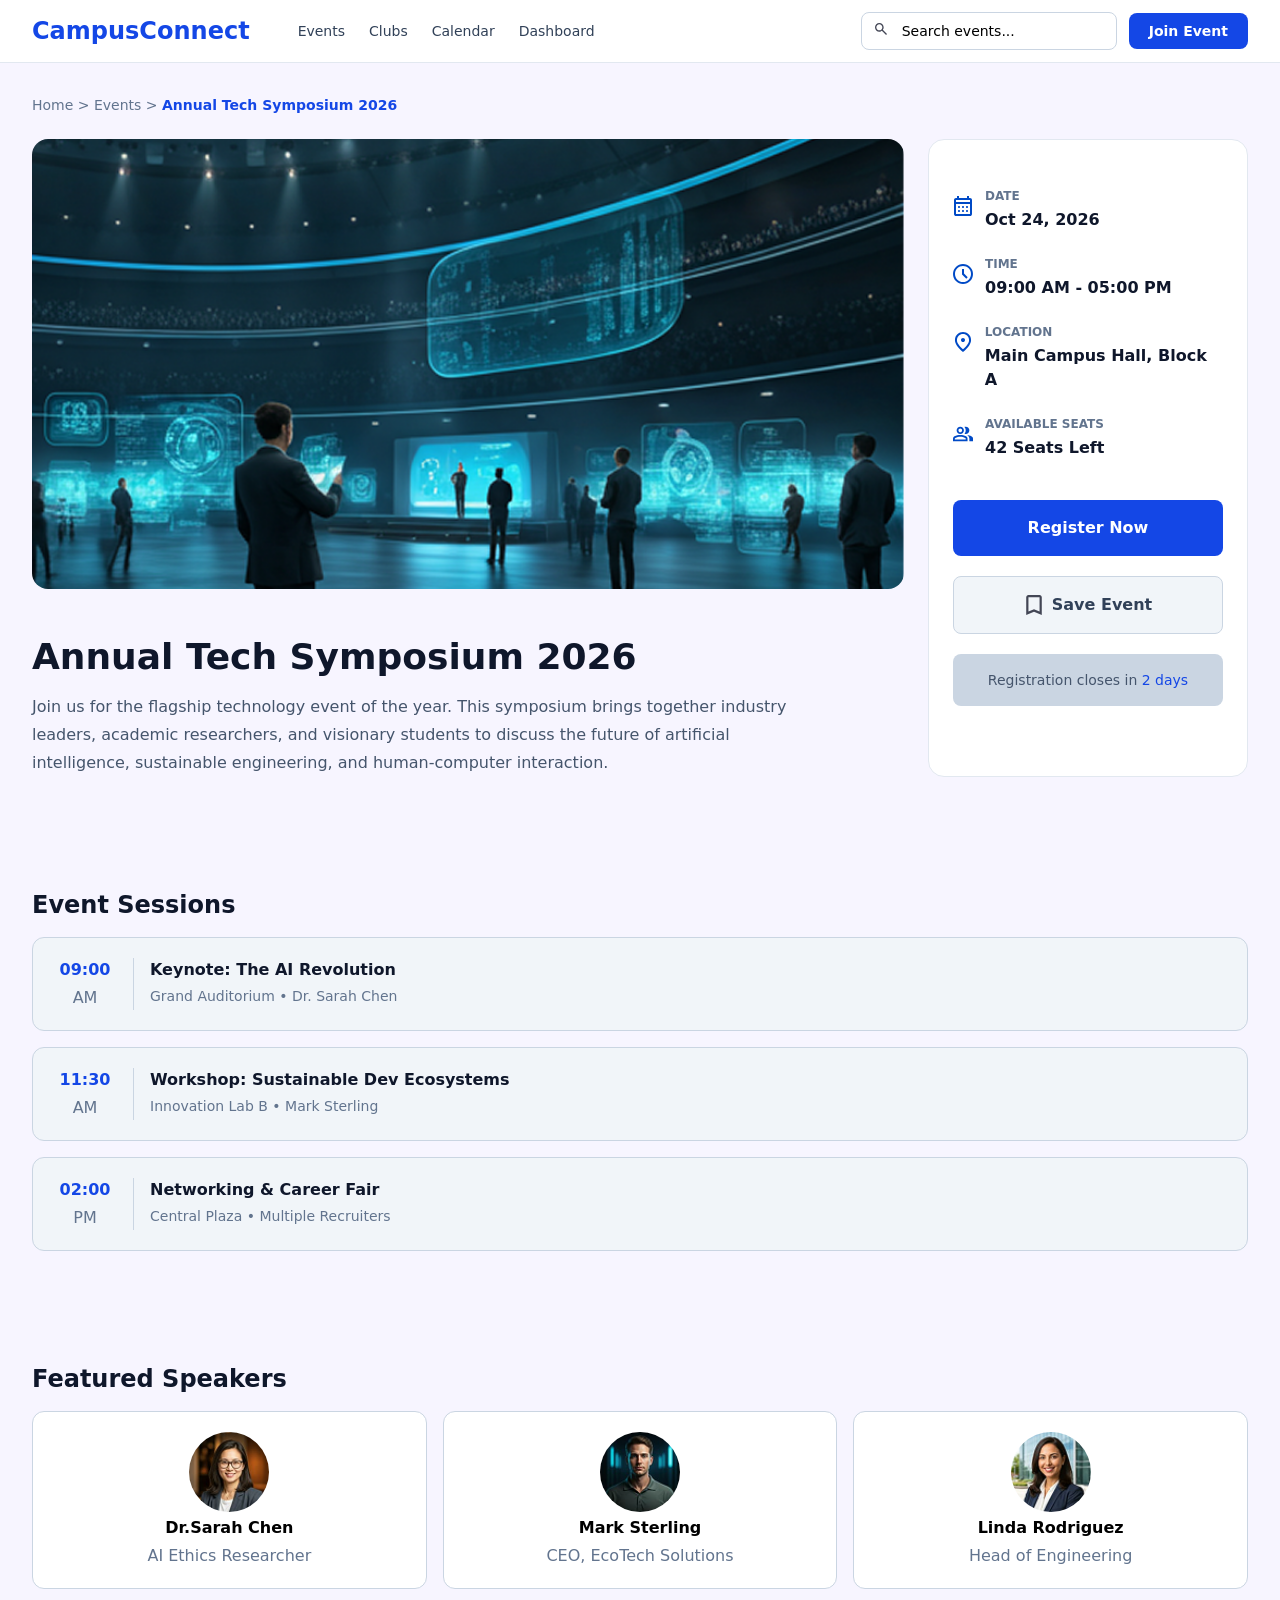
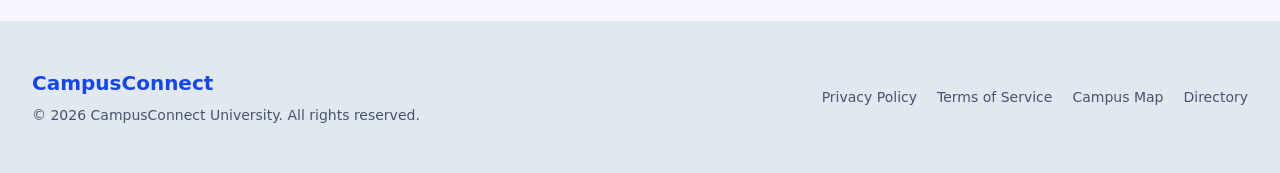
<file: src/pages/event-details.html>
<!DOCTYPE html>
<html lang="en">
<head>
    <meta charset="UTF-8">
    <meta name="viewport" content="width=device-width, initial-scale=1.0">
    <title>Event details</title>
    <link rel="stylesheet" href="../output.css"/>
</head>
<body>
    <header class="border-b border-slate-200 bg-white">
        <nav class="mx-auto min-w-screen flex items-center justify-between px-8 py-3 sm:px-6 lg:px-8">
            <div class="flex gap-12 items-center">
                <button class="rounded-lg p-2 text-3xl text-slate-900 hover:bg-slate-100 lg:hidden">
                  ☰
                </button>
                <a href="" class="text-2xl font-bold text-blue-700">CampusConnect</a>
                <ul class="hidden md:flex gap-6 items-center">
                    <li><a href="./events.html" class="text-sm font-medium text-slate-700 hover:text-blue-700 ">Events</a></li>
                    <li><a href="./clubs.html" class="text-sm font-medium text-slate-700 hover:text-blue-700">Clubs</a></li>
                    <li><a href="./calendar.html" class="text-sm font-medium text-slate-700 hover:text-blue-700">Calendar</a></li>
                    <li><a href="./dashboard.html" class="text-sm font-medium text-slate-700 hover:text-blue-700">Dashboard</a></li>
                </ul>
                 
            </div>
            <div class="hidden items-center gap-3 lg:flex">
                <div class="relative">
                    <img src="../img/icons/search.svg" alt="search icon" class="absolute left-3 top-1/2 h-4 w-4 -translate-y-1/2"/>
                    <input type="text" placeholder="Search events..." class="w-64 rounded-lg border border-slate-300 py-2 pl-10 pr-4 text-sm outline-none focus:border-blue-700"/>
                </div>
                <a href="./register-event.html" class="rounded-lg bg-blue-700 px-5 py-2 text-sm font-semibold text-white hover:bg-blue-800">
                  Join Event
                </a>
            </div>         
        </nav>
    </header>
    <main class="bg-[#F7F5FF]">
        <section class="mx-auto max-w-7xl px-4 py-8 sm:px-6 lg:px-8">
            <p class="text-sm text-slate-500">
               Home &gt; Events &gt;
               <span class="font-semibold text-blue-700">Annual Tech Symposium 2026</span>
            </p>

            <div class="mt-6 grid grid-cols-1 gap-6 lg:grid-cols-[1fr_320px]">
                <div>
                    <img src="../img/annual-tech.png" alt="Annual Tech Symposium" class="h-[450px] w-full rounded-2xl object-cover"/>
                    <h1 class="mt-12 text-3xl font-bold text-slate-900 sm:text-4xl">Annual Tech Symposium 2026</h1>
                    <p class="mt-4 max-w-3xl leading-7 text-slate-600">
                        Join us for the flagship technology event of the year. This symposium brings
                        together industry leaders, academic researchers, and visionary students to
                        discuss the future of artificial intelligence, sustainable engineering, and
                        human-computer interaction.
                    </p>
                </div>
                <aside class="h-full rounded-2xl border border-slate-200 bg-white p-6">
                    <div class="space-y-5">
                        <div class="flex gap-3 mt-6">
                            <img src="../img/icons/calendar-blue.svg" alt="calendar" class="h-5 w-5 mt-2"/>
                            <div class="flex flex-col gap-1">
                               <p class="text-xs uppercase font-semibold text-slate-500 ">date</p>
                               <p class="font-semibold text-slate-900">Oct 24, 2026</p>
                            </div>
                        </div>
                        <div class="flex gap-3 mt-6">
                            <img src="../img/icons/time-blue.svg" alt="time" class="h-5 w-5 mt-2"/>
                            <div class="flex flex-col gap-1">
                               <p class="text-xs uppercase font-semibold text-slate-500 ">Time</p>
                               <p class="font-semibold text-slate-900">09:00 AM - 05:00 PM</p>
                            </div> 
                        </div>
                        <div class="flex gap-3 mt-6">
                            <img src="../img/icons/location-blue.svg" alt="location" class="h-5 w-5 mt-2"/>
                            <div class="flex flex-col gap-1">
                               <p class="text-xs uppercase font-semibold text-slate-500 ">Location</p>
                               <p class="font-semibold text-slate-900">Main Campus Hall, Block A</p>
                            </div> 
                        </div>
                        <div class="flex gap-3 mt-6">
                            <img src="../img/icons/available-seats-blue.svg" alt="location" class="h-5 w-5 mt-2"/>
                            <div class="flex flex-col gap-1">
                               <p class="text-xs uppercase font-semibold text-slate-500 ">Available Seats</p>
                               <p class="font-semibold text-slate-900">42 Seats Left</p>
                            </div> 
                        </div>
                        <a href="./event-registration.html" class="capitalize mt-10 block rounded-lg bg-blue-700 py-4 text-center text-white font-bold transition hover:bg-blue-800">Register now</a>
                        <a href="#" class="mt-4 flex items-center justify-center gap-2 rounded-lg border border-slate-300 bg-slate-100 py-4 font-bold text-slate-700 transition hover:border-blue-700 hover:text-blue-700">
                            <img src="../img/icons/save-event.svg" alt="save" class="h-5 w-5"/>
                            Save Event
                        </a>
                        <p class="mt-4 rounded-lg bg-slate-300 py-4 text-slate-600 text-center text-sm">
                            Registration closes in <span class="text-blue-700 font-medium ">2 days</span>
                        </p>
                    </div>
                </aside>
                
                
            </div>

        </section>
        <section class="mt-12 mx-auto max-w-7xl px-4 py-8 sm:px-6 lg:px-8">
            <h2 class="text-2xl font-semibold text-slate-900">Event Sessions</h2>
            <div class="mt-4 space-y-4">
                <div class="flex gap-4 rounded-xl border border-slate-300  bg-slate-100 p-5">
                    <div class="w-16 text-center ">
                        <p class="font-bold text-blue-700">09:00</p>
                        <p class="text-slate-500 mt-1">AM</p>
                    </div>
                    <div class="divide-y-4 border-r border-slate-300"></div>
                    <div>
                        <h3 class="font-bold text-slate-900">Keynote: The AI Revolution</h3>
                        <p class="mt-1 text-sm text-slate-500">
                             Grand Auditorium • Dr. Sarah Chen
                        </p>
                    </div>
                </div>
                <div class="flex gap-4 rounded-xl border border-slate-300  bg-slate-100 p-5">
                    <div class="w-16 text-center ">
                        <p class="font-bold text-blue-700">11:30</p>
                        <p class="text-slate-500 mt-1">AM</p>
                    </div>
                    <div class="divide-y-4 border-r border-slate-300"></div>
                    <div>
                        <h3 class="font-bold text-slate-900">Workshop: Sustainable Dev Ecosystems</h3>
                        <p class="mt-1 text-sm text-slate-500">
                             Innovation Lab B • Mark Sterling
                        </p>
                    </div>
                </div>
                <div class="flex gap-4 rounded-xl border border-slate-300  bg-slate-100 p-5">
                    <div class="w-16 text-center ">
                        <p class="font-bold text-blue-700">02:00</p>
                        <p class="text-slate-500 mt-1">PM</p>
                    </div>
                    <div class="divide-y-4 border-r border-slate-300"></div>
                    <div>
                        <h3 class="font-bold text-slate-900"> Networking &amp; Career Fair</h3>
                        <p class="mt-1 text-sm text-slate-500">
                             Central Plaza • Multiple Recruiters
                        </p>
                    </div>
                </div>
            </div>

        </section>
        <section class="mt-12 mx-auto max-w-7xl px-4 py-8 sm:px-6 lg:px-8">
            <h2 class="text-2xl font-semibold text-slate-900">Featured Speakers</h2>
            <div class="mt-4 grid gap-4 grid-cols-1 sm:grid-cols-2 lg:grid-cols-3">
                <div class="rounded-xl border border-slate-300 bg-white p-5 text-center">
                    <img src="../img/Sarah Chen.png" alt="Sarah Chen" class=" mx-auto h-20 w-20 rounded-full cover-full "/>
                    <h3 class="font-bold mt-1">Dr.Sarah Chen</h3>
                    <p class="mt-1 text-slate-500">AI Ethics Researcher</p>

                </div>
                <div class="rounded-xl border border-slate-300 bg-white p-5 text-center">
                    <img src="../img/Mark Sterling.png" alt="Mark Sterling" class=" mx-auto h-20 w-20 rounded-full cover-full "/>
                    <h3 class="font-bold mt-1">Mark Sterling</h3>
                    <p class="mt-1 text-slate-500">CEO, EcoTech Solutions</p>

                </div>
                <div class="rounded-xl border border-slate-300 bg-white p-5 text-center">
                    <img src="../img/Linda Rodriguez.png" alt="Sarah Chen" class=" mx-auto h-20 w-20 rounded-full cover-full "/>
                    <h3 class="font-bold mt-1">Linda Rodriguez</h3>
                    <p class="mt-1 text-slate-500">Head of Engineering</p>

                </div>

            </div>
           
        </section>

    </main>
    <footer class="bg-slate-200">
        <div class="flex flex-col gap-4 px-8 py-12 sm:px-6 lg:flex-row lg:items-center lg:justify-between lg:px-8">
          <div>
              <h2 class="text-xl font-bold text-blue-700">
                CampusConnect
              </h2>

              <p class="mt-2 text-sm text-slate-600">
                © 2026 CampusConnect University. All rights reserved.
              </p>
          </div>

          <div class="flex flex-wrap gap-5 text-sm text-slate-600">
            <a href="#" class="hover:text-blue-700">Privacy Policy</a>
            <a href="#" class="hover:text-blue-700">Terms of Service</a>
            <a href="#" class="hover:text-blue-700">Campus Map</a>
            <a href="#" class="hover:text-blue-700">Directory</a>
          </div>

        </div>
    
    </footer>
</body>
</html>
</file>
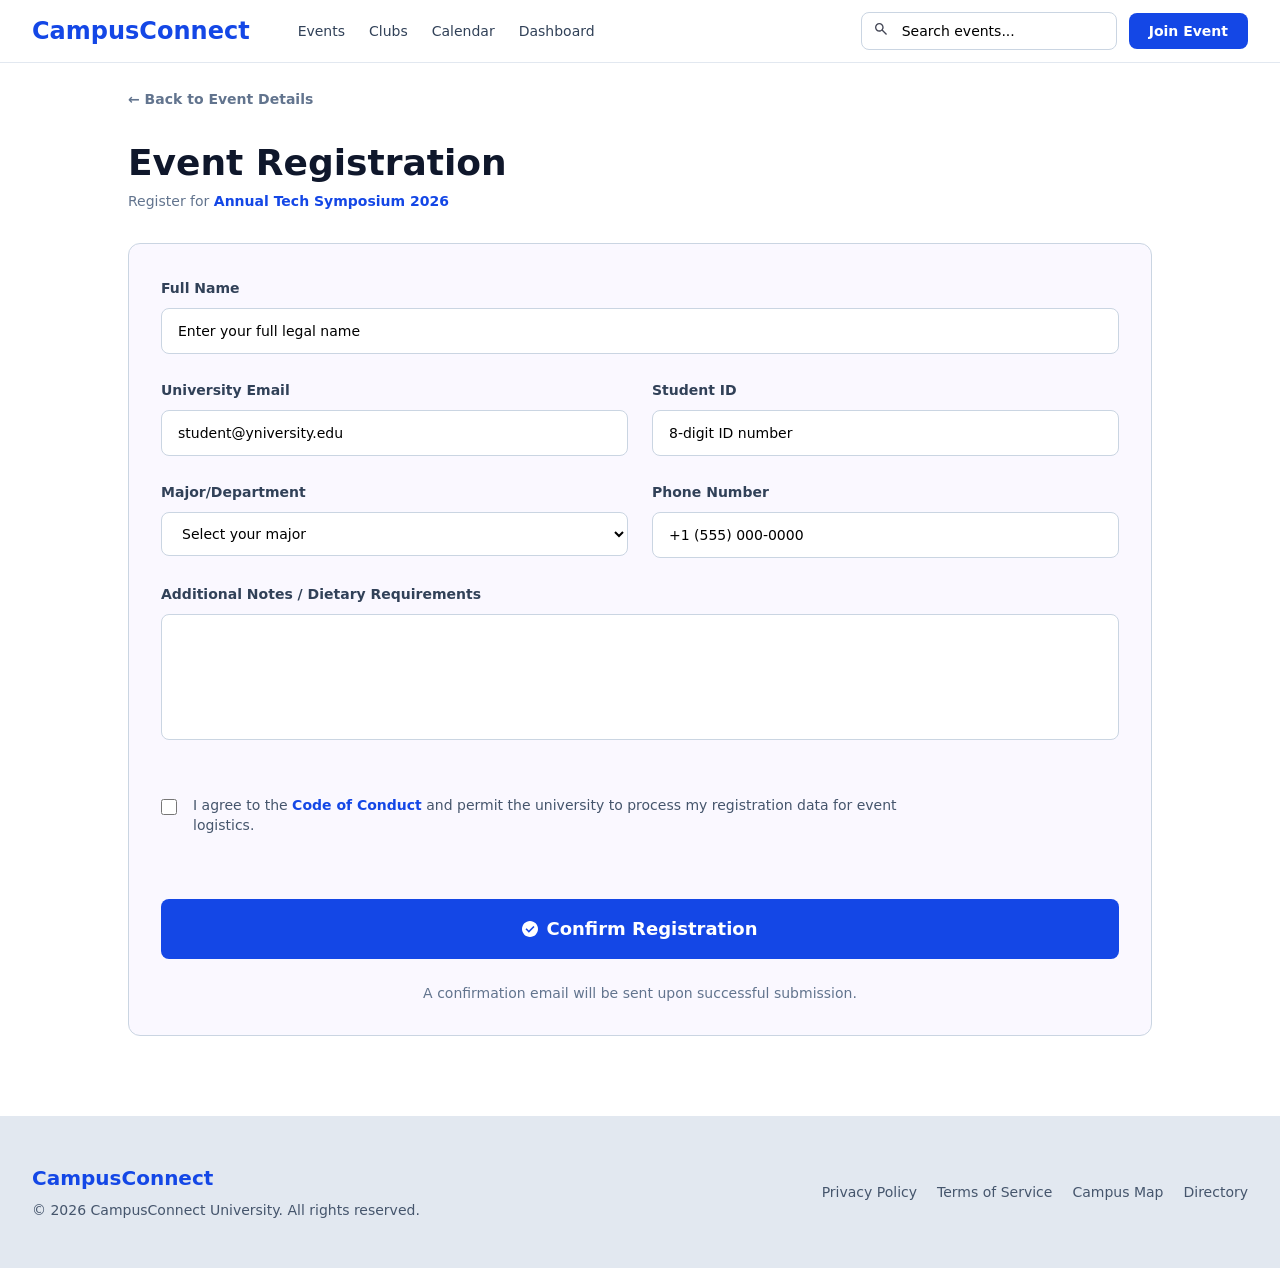
<file: src/pages/event-registration.html>
<!DOCTYPE html>
<html lang="en">
<head>
    <meta charset="UTF-8">
    <meta name="viewport" content="width=device-width, initial-scale=1.0">
    <title>Event Registration</title>
    <link rel="stylesheet" href="../output.css"/>
</head>
<body>
    <header class="border-b border-slate-200 bg-white">
        <nav class="mx-auto min-w-screen flex items-center justify-between px-8 py-3 sm:px-6 lg:px-8">
            <div class="flex gap-12 items-center">
                <button class="rounded-lg p-2 text-3xl text-slate-900 hover:bg-slate-100 lg:hidden">
                  ☰
                </button>
                <a href="" class="text-2xl font-bold text-blue-700">CampusConnect</a>
                <ul class="hidden md:flex gap-6 items-center">
                    <li><a href="./events.html" class="text-sm font-medium text-slate-700 hover:text-blue-700 ">Events</a></li>
                    <li><a href="./clubs.html" class="text-sm font-medium text-slate-700 hover:text-blue-700">Clubs</a></li>
                    <li><a href="./calendar.html" class="text-sm font-medium text-slate-700 hover:text-blue-700">Calendar</a></li>
                    <li><a href="./dashboard.html" class="text-sm font-medium text-slate-700 hover:text-blue-700">Dashboard</a></li>
                </ul>
                 
            </div>
            <div class="hidden items-center gap-3 lg:flex">
                <div class="relative">
                    <img src="../img/icons/search.svg" alt="search icon" class="absolute left-3 top-1/2 h-4 w-4 -translate-y-1/2"/>
                    <input type="text" placeholder="Search events..." class="w-64 rounded-lg border border-slate-300 py-2 pl-10 pr-4 text-sm outline-none focus:border-blue-700"/>
                </div>
                <a href="./register-event.html" class="rounded-lg bg-blue-700 px-5 py-2 text-sm font-semibold text-white hover:bg-blue-800">
                  Join Event
                </a>
            </div>         
        </nav>
    </header>
    <main class="bg-white">
        <section class="mx-auto max-w-5xl mt-6">
            <a href="./event-details.html" class="text-sm font-semibold text-slate-500 hover:text-blue-700">
                 ← Back to Event Details
            </a>
            <h1 class="mt-8 text-4xl font-bold text-slate-900">Event Registration</h1>
            <p class="mt-2 text-sm text-slate-500">Register for <a href="./event-details.html" class="font-semibold text-blue-700">
                Annual Tech Symposium 2026</a>
            </p>
            <form class="mt-8 rounded-xl border border-slate-300 bg-[#FAF8FF] p-6 sm:p-8">
                <!--full name-->
                <div>
                    <label class="text-sm font-semibold text-slate-700">Full Name</label>
                    <input type="text" placeholder="Enter your full legal name" 
                    class="mt-2 w-full rounded-lg border border-slate-300 bg-white px-4 py-3 text-sm outline-none focus:border-blue-700"/>
                </div>
                <!--Email + Student Id-->
                <div class="mt-6 grid gap-6 grid-cols-1 md:grid-cols-2">
                    <div>
                        <label class="text-sm font-semibold text-slate-700">University Email</label>
                        <input type="email" placeholder="student@yniversity.edu" 
                        class="mt-2 w-full rounded-lg border border-slate-300 bg-white px-4 py-3 text-sm outline-none focus:border-blue-700"/>
                    </div>
                    <div>
                        <label class="text-sm font-semibold text-slate-700">Student ID</label>
                        <input type="text" placeholder="8-digit ID number" 
                        class="mt-2 w-full rounded-lg border border-slate-300 bg-white px-4 py-3 text-sm outline-none focus:border-blue-700"/>
                    </div>
                </div>
                <!--Major + phone number-->
                <div class="mt-6 grid gap-6 grid-cols-1 md:grid-cols-2">
                    <div>
                        <label class="text-sm font-semibold text-slate-700">Major/Department</label>
                        <select class="mt-2 w-full rounded-lg border border-slate-300 bg-white px-4 py-3 text-sm outline-none focus:border-blue-700">
                            <option>Select your major</option>
                            <option>Computer Engineering</option>
                            <option>Civil Engineering</option>
                            <option>Electrical Engineering</option>
                            <option>Mechanical Engineering</option>
                            <option>Architectural Engineering</option>
                            <option>Medical</option>
                            <option>Dentical</option>
                            <option>Pharmacy</option>
                            <option>Art</option>
                            <option>Science</option>
                            <option>Information Technology</option>
                        </select>
                    </div>
                    <div>
                        <label class="text-sm font-semibold text-slate-700">Phone Number</label>
                        <input type="text" placeholder="+1 (555) 000-0000"
                        class="mt-2 w-full rounded-lg border border-slate-300 bg-white px-4 py-3 text-sm outline-none focus:border-blue-700"/>
                    </div>
                    <!--Notes-->
                    <div class="md:col-span-2">
                        <label class="text-sm font-semibold text-slate-700"> Additional Notes / Dietary Requirements</label>
                        <textarea  rows="5" placeholder="Any special requests or information for organizers..."
                        class="mt-2 w-full resize-none rounded-lg border border-slate-300 bg-white px-4 py-3 text-sm outline-none focus:border-blue-700">
                        </textarea>
                    </div>
                    <!--Agreement-->
                    <label class="mt-6   flex items-start gap-4 text-sm text-slate-600  md:col-span-2">
                        <input type="checkbox" class="mt-1 rounded h-4 w-4 border-slate-300"/>
                        <span>I agree to the <a href="#" class="font-semibold text-blue-700">Code of Conduct</a>
                            and permit the university to process my registration data for event <br/>logistics.
                        </span>
                    </label>
                    <!--Submit button-->
                    <button type="submit" class=" mt-10 md:col-span-2 flex w-full items-center justify-center gap-2 rounded-lg bg-blue-700  py-4 text-lg font-semibold text-white transition hover:bg-blue-800">
                      <img src="../img/icons/confirm-register.svg" alt="checked" class="h-4 w-4"/>
                      Confirm Registration
                    </button>
                    <p class=" md: col-span-2 text-center text-sm text-slate-500">
                       A confirmation email will be sent upon successful submission.
                    </p>     
                </div>
            </form>
        </section>

    </main>
    <footer class="bg-slate-200 mt-20">
        <div class="flex flex-col gap-4 px-8 py-12 sm:px-6 lg:flex-row lg:items-center lg:justify-between lg:px-8">
          <div>
              <h2 class="text-xl font-bold text-blue-700">
                CampusConnect
              </h2>

              <p class="mt-2 text-sm text-slate-600">
                © 2026 CampusConnect University. All rights reserved.
              </p>
          </div>

          <div class="flex flex-wrap gap-5 text-sm text-slate-600">
            <a href="#" class="hover:text-blue-700">Privacy Policy</a>
            <a href="#" class="hover:text-blue-700">Terms of Service</a>
            <a href="#" class="hover:text-blue-700">Campus Map</a>
            <a href="#" class="hover:text-blue-700">Directory</a>
          </div>

        </div>
    
    </footer>
</body>
</html>
</file>
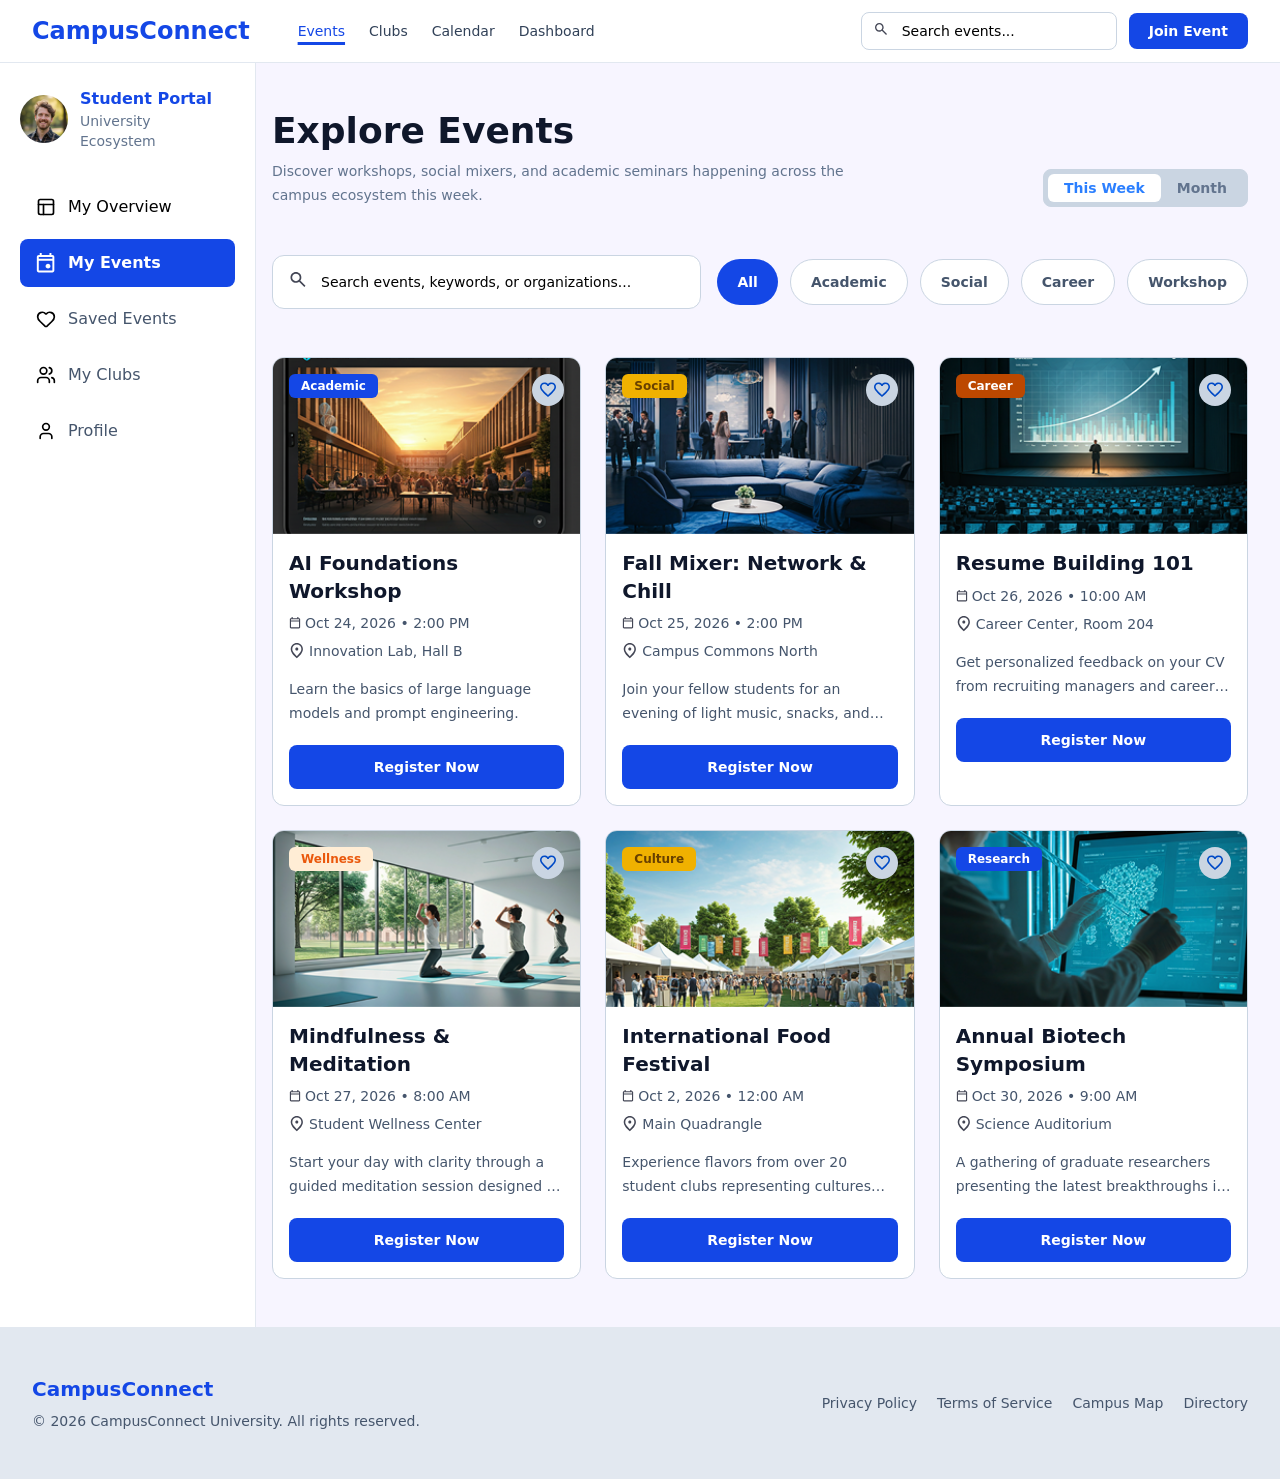
<file: src/pages/events.html>
<!DOCTYPE html>
<html lang="en">
<head>
    <meta charset="UTF-8">
    <meta name="viewport" content="width=device-width, initial-scale=1.0">
    <title>Events Listing</title>
    <link rel="stylesheet" href="../output.css"/>
</head>
<body>
    <header class="border-b border-slate-200 bg-white">
        <nav class="mx-auto min-w-screen flex items-center justify-between px-8 py-3 sm:px-6 lg:px-8">
            <div class="flex gap-12 items-center">
                <button class="rounded-lg p-2 text-3xl text-slate-900 hover:bg-slate-100 lg:hidden">
                  ☰
                </button>
                <a href="" class="text-2xl font-bold text-blue-700">CampusConnect</a>
                <ul class="hidden md:flex gap-6 items-center">
                    <li><a href="./events.html" class="text-sm font-medium text-blue-700 underline underline-offset-6 decoration-3 decoration-blue-700 ">Events</a></li>
                    <li><a href="./clubs.html" class="text-sm font-medium text-slate-700 hover:text-blue-700">Clubs</a></li>
                    <li><a href="./calendar.html" class="text-sm font-medium text-slate-700 hover:text-blue-700">Calendar</a></li>
                    <li><a href="./dashboard.html" class="text-sm font-medium text-slate-700 hover:text-blue-700">Dashboard</a></li>
                </ul>
                 
            </div>
            <div class="hidden items-center gap-3 lg:flex">
                <div class="relative">
                    <img src="../img/icons/search.svg" alt="search icon" class="absolute left-3 top-1/2 h-4 w-4 -translate-y-1/2"/>
                    <input type="text" placeholder="Search events..." class="w-64 rounded-lg border border-slate-300 py-2 pl-10 pr-4 text-sm outline-none focus:border-blue-700"/>
                </div>
                <a href="./register-event.html" class="rounded-lg bg-blue-700 px-5 py-2 text-sm font-semibold text-white hover:bg-blue-800">
                  Join Event
                </a>
                

            </div>
            
        </nav>

    </header>
    <main class="bg-[#F7F5FF]">
        <div class="mx-auto grid min-h-screen grid-cols-1 lg:grid-cols-[240px_1fr]">
            <!-- Sidebar -->
            <aside class="hidden w-64 min-h-screen border-r border-slate-200 bg-white px-5 py-6 lg:block">
             <div class="flex items-center gap-3">
               <img src="../img/avatar.png" alt="Student avatar" class="h-12 w-12 rounded-full object-cover"/>
           
               <div>
                 <h3 class="font-bold text-blue-700">Student Portal</h3>
                 <p class="text-sm text-slate-500">University<br/> Ecosystem</p>
               </div>
               
             </div>
             <nav class="mt-8 space-y-2">
              <a href="./dashboard.html" class="flex items-center gap-3 rounded-lg  px-4 py-3 font-medium hover:bg-blue-50 hover:text-blue-700">
                <img src="../img/icons/overview-black.svg" alt="Overview" class="h-5 w-5"/>
                My Overview
              </a>
              <a href="./events.html" class="flex items-center gap-3 rounded-lg bg-blue-700 px-4 py-3 font-semibold text-white">
                <img src="../img/icons/calendar-white.svg" alt="calendar" class="h-5 w-5"/>
                My Events
              </a>
              <a href="#" class="flex items-center gap-3 rounded-lg px-4 py-3 font-medium text-slate-600 hover:bg-blue-50 hover:text-blue-700">
                <img src="../img/icons/heart.svg" alt="heart" class="h-5 w-5"/>
                Saved Events
              </a>
              <a href="./clubs.html" class="flex items-center gap-3 rounded-lg px-4 py-3 font-medium text-slate-600 hover:bg-blue-50 hover:text-blue-700">
                <img src="../img/icons/users.svg" alt="users" class="h-5 w-5"/>
                My Clubs
              </a>
              <a href="#" class="flex items-center gap-3 rounded-lg px-4 py-3 font-medium text-slate-600 hover:bg-blue-50 hover:text-blue-700">
                <img src="../img/icons/user.svg" alt="users" class="h-5 w-5"/>
                Profile
              </a>
             </nav>
          </aside>
          <section class="px-8 py-12">
            <div class="flex flex-col gap-4 lg:flex-row lg:items-end lg:justify-between">
              <div>
                   <h2 class="text-3xl font-bold text-slate-900 sm:text-4xl">Explore Events</h2>
                  <p class="mt-2 max-w-xl text-sm leading-6 text-slate-500">
                      Discover workshops, social mixers, and academic seminars happening across the campus ecosystem this week.
                  </p>
              </div>
              <div class="flex w-fit rounded-lg border border-slate-300 bg-slate-300 p-1">
                  <button class="rounded-md px-4 py-1 text-sm font-semibold text-blue-500 bg-white ">This Week</button>
                  <button class="rounded-md px-4 py-1 text-sm font-semibold text-slate-500  hover:text-blue-700">Month</button>
              </div>
            </div>
            <div class="mt-12 flex flex-col gap-4 xl:flex-row xl:items-center">
              <div class="relative flex-1">
                 <img src="../img/icons/search.svg" alt="Search" class="absolute left-4 top-1/2 h-5 w-5 -translate-y-1/2"/>

                 <input type="text" placeholder="Search events, keywords, or organizations..."
                 class="w-full rounded-xl border border-slate-300 bg-white py-4 pl-12 pr-4 text-sm outline-none focus:border-blue-700"/>
              </div>

              <div class="flex flex-wrap gap-3">
                <button class="rounded-full bg-blue-700 px-5 py-3 text-sm font-semibold text-white">
                  All
                </button>

                <button class="rounded-full border border-slate-300 bg-white px-5 py-3 text-sm font-semibold text-slate-600 hover:border-blue-700 hover:text-blue-700">
                  Academic
                </button>

                <button class="rounded-full border border-slate-300 bg-white px-5 py-3 text-sm font-semibold text-slate-600 hover:border-blue-700 hover:text-blue-700">
                  Social
                </button>
                <button class="rounded-full border border-slate-300 bg-white px-5 py-3 text-sm font-semibold text-slate-600 hover:border-blue-700 hover:text-blue-700">
                  Career
                </button>
                <button class="rounded-full border border-slate-300 bg-white px-5 py-3 text-sm font-semibold text-slate-600 hover:border-blue-700 hover:text-blue-700">
                  Workshop
                </button>
              </div>
            </div>

            <div class="mt-12 grid grid-cols-1 gap-6 md:grid-cols-2 xl:grid-cols-3">
                <!-- Card 1 -->
                <div class="overflow-hidden rounded-xl border border-slate-300 bg-white">
                    <div class="relative">
                        <img src="../img/ai-workshop.png" alt="AI Workshop" class="h-44 w-full object-cover"/>
                        <span class="absolute left-4 top-4 rounded-md bg-blue-700 px-3 py-1 text-xs font-semibold text-white">Academic</span>
                        <button class="absolute right-4 top-4 flex h-8 w-8 items-center justify-center rounded-full bg-slate-300 hover:bg-blue-200">
                            <img src="../img/icons/heart-blue.svg" alt="Saved" class="h-4 w-4"/>
                        </button>

                    </div>
                    <div class="p-4">
                        <h3 class="text-xl font-bold leading-snug text-slate-900">
                           AI Foundations Workshop
                        </h3>
                        <div class="mt-2 flex items-center gap-1 text-sm text-slate-600">
                            <img src="../img/icons/calendar.svg" alt="calendar" class="h-3 w-3"/>
                            <span>Oct 24, 2026 • 2:00 PM</span>
                        </div>
                        <div class="mt-2 flex items-center gap-1 text-sm text-slate-600">
                            <img src="../img/icons/location.svg" alt="" class="h-4 w-4">
                            <span>Innovation Lab, Hall B</span>
                        </div>
                        <p class="mt-4 line-clamp-2 text-sm leading-6 text-slate-600">
                            Learn the basics of large language models and prompt engineering.
                        </p>
                        <a href="./event-registration.html" class="mt-5 block rounded-lg bg-blue-700 py-3 text-center text-sm font-semibold text-white hover:bg-blue-800">
                            Register Now
                        </a>
                    </div>
                </div>
                <!--card2-->
                <div class="overflow-hidden rounded-xl border border-slate-300 bg-white">
                    <div class="relative">
                        <img src="../img/social-mixer.png" alt="AI Workshop" class="h-44 w-full object-cover"/>
                        <span class="absolute left-4 top-4 rounded-md bg-yellow-500 px-3 py-1 text-xs font-semibold text-[#684000]">Social</span>
                        <button class="absolute right-4 top-4 flex h-8 w-8 items-center justify-center rounded-full bg-slate-300 hover:bg-blue-200">
                            <img src="../img/icons/heart-blue.svg" alt="Saved" class="h-4 w-4"/>
                        </button>

                    </div>
                    <div class="p-4">
                        <h3 class="text-xl font-bold leading-snug text-slate-900">
                           Fall Mixer: Network &amp; Chill
                        </h3>
                        <div class="mt-2 flex items-center gap-1 text-sm text-slate-600">
                            <img src="../img/icons/calendar.svg" alt="calendar" class="h-3 w-3"/>
                            <span>Oct 25, 2026 • 2:00 PM</span>
                        </div>
                        <div class="mt-2 flex items-center gap-1 text-sm text-slate-600">
                            <img src="../img/icons/location.svg" alt="" class="h-4 w-4">
                            <span>Campus Commons North</span>
                        </div>
                        <p class="mt-4 line-clamp-2 text-sm leading-6 text-slate-600">
                            Join your fellow students for an evening of light music, snacks, and great conversations.
                        </p>
                        <a href="./event-registration.html" class="mt-5 block rounded-lg bg-blue-700 py-3 text-center text-sm font-semibold text-white hover:bg-blue-800">
                            Register Now
                        </a>
                    </div>
                </div>

                <!--card3-->
                <div class="overflow-hidden rounded-xl border border-slate-300 bg-white">
                    <div class="relative">
                        <img src="../img/resume-building.png" alt="AI Workshop" class="h-44 w-full object-cover"/>
                        <span class="absolute left-4 top-4 rounded-md bg-[#BC4800] px-3 py-1 text-xs font-semibold text-white">Career</span>
                        <button class="absolute right-4 top-4 flex h-8 w-8 items-center justify-center rounded-full bg-slate-300 hover:bg-blue-200">
                            <img src="../img/icons/heart-blue.svg" alt="Saved" class="h-4 w-4"/>
                        </button>

                    </div>
                    <div class="p-4">
                        <h3 class="text-xl font-bold leading-snug text-slate-900">
                            Resume Building 101
                        </h3>
                        <div class="mt-2 flex items-center gap-1 text-sm text-slate-600">
                            <img src="../img/icons/calendar.svg" alt="calendar" class="h-3 w-3"/>
                            <span>Oct 26, 2026 • 10:00 AM</span>
                        </div>
                        <div class="mt-2 flex items-center gap-1 text-sm text-slate-600">
                            <img src="../img/icons/location.svg" alt="" class="h-4 w-4">
                            <span>Career Center, Room 204</span>
                        </div>
                        <p class="mt-4 line-clamp-2 text-sm leading-6 text-slate-600">
                            Get personalized feedback on your CV from recruiting managers and career mentors.
                        </p>
                        <a href="./event-registration.html" class="mt-5 block rounded-lg bg-blue-700 py-3 text-center text-sm font-semibold text-white hover:bg-blue-800">
                            Register Now
                        </a>
                    </div>
                </div>
                <!--card4-->
                <div class="overflow-hidden rounded-xl border border-slate-300 bg-white">
                    <div class="relative">
                        <img src="../img/mindfulness-meditation.png" alt="AI Workshop" class="h-44 w-full object-cover"/>
                        <span class="absolute left-4 top-4 rounded-md bg-[#FFEDD5] px-3 py-1 text-xs font-semibold text-[#EA580C]"> Wellness</span>
                        <button class="absolute right-4 top-4 flex h-8 w-8 items-center justify-center rounded-full bg-slate-300 hover:bg-blue-200">
                            <img src="../img/icons/heart-blue.svg" alt="Saved" class="h-4 w-4"/>
                        </button>

                    </div>
                    <div class="p-4">
                        <h3 class="text-xl font-bold leading-snug text-slate-900">
                            Mindfulness & Meditation
                        </h3>
                        <div class="mt-2 flex items-center gap-1 text-sm text-slate-600">
                            <img src="../img/icons/calendar.svg" alt="calendar" class="h-3 w-3"/>
                            <span>Oct 27, 2026 • 8:00 AM</span>
                        </div>
                        <div class="mt-2 flex items-center gap-1 text-sm text-slate-600">
                            <img src="../img/icons/location.svg" alt="" class="h-4 w-4">
                            <span>Student Wellness Center</span>
                        </div>
                        <p class="mt-4 line-clamp-2 text-sm leading-6 text-slate-600">
                            Start your day with clarity through a guided meditation session designed to reduce stress.
                        </p>
                        <a href="./event-registration.html" class="mt-5 block rounded-lg bg-blue-700 py-3 text-center text-sm font-semibold text-white hover:bg-blue-800">
                            Register Now
                        </a>
                    </div>
                </div>
                <!--card5-->
                <div class="overflow-hidden rounded-xl border border-slate-300 bg-white">
                    <div class="relative">
                        <img src="../img/food-festival.png" alt="AI Workshop" class="h-44 w-full object-cover"/>
                        <span class="absolute left-4 top-4 rounded-md bg-yellow-500 px-3 py-1 text-xs font-semibold text-[#684000]">Culture</span>
                        <button class="absolute right-4 top-4 flex h-8 w-8 items-center justify-center rounded-full bg-slate-300 hover:bg-blue-200">
                            <img src="../img/icons/heart-blue.svg" alt="Saved" class="h-4 w-4"/>
                        </button>

                    </div>
                    <div class="p-4">
                        <h3 class="text-xl font-bold leading-snug text-slate-900">
                           International Food Festival
                        </h3>
                        <div class="mt-2 flex items-center gap-1 text-sm text-slate-600">
                            <img src="../img/icons/calendar.svg" alt="calendar" class="h-3 w-3"/>
                            <span>Oct 2, 2026 • 12:00 AM</span>
                        </div>
                        <div class="mt-2 flex items-center gap-1 text-sm text-slate-600">
                            <img src="../img/icons/location.svg" alt="" class="h-4 w-4">
                            <span>Main Quadrangle</span>
                        </div>
                        <p class="mt-4 line-clamp-2 text-sm leading-6 text-slate-600">
                            Experience flavors from over 20 student clubs representing cultures from around the world.
                        </p>
                        <a href="./event-registration.html" class="mt-5 block rounded-lg bg-blue-700 py-3 text-center text-sm font-semibold text-white hover:bg-blue-800">
                            Register Now
                        </a>
                    </div>
                </div>
                <!--card6-->
                <div class="overflow-hidden rounded-xl border border-slate-300 bg-white">
                    <div class="relative">
                        <img src="../img/annual-biotech.png" alt="AI Workshop" class="h-44 w-full object-cover"/>
                        <span class="absolute left-4 top-4 rounded-md bg-blue-700 px-3 py-1 text-xs font-semibold text-white">Research</span>
                        <button class="absolute right-4 top-4 flex h-8 w-8 items-center justify-center rounded-full bg-slate-300 hover:bg-blue-200">
                            <img src="../img/icons/heart-blue.svg" alt="Saved" class="h-4 w-4"/>
                        </button>

                    </div>
                    <div class="p-4">
                        <h3 class="text-xl font-bold leading-snug text-slate-900">
                           Annual Biotech Symposium
                        </h3>
                        <div class="mt-2 flex items-center gap-1 text-sm text-slate-600">
                            <img src="../img/icons/calendar.svg" alt="calendar" class="h-3 w-3"/>
                            <span>Oct 30, 2026 • 9:00 AM</span>
                        </div>
                        <div class="mt-2 flex items-center gap-1 text-sm text-slate-600">
                            <img src="../img/icons/location.svg" alt="" class="h-4 w-4">
                            <span>Science Auditorium</span>
                        </div>
                        <p class="mt-4 line-clamp-2 text-sm leading-6 text-slate-600">
                             A gathering of graduate researchers presenting the latest breakthroughs in biotechnology.
                        </p>
                        <a href="./event-registration.html" class="mt-5 block rounded-lg bg-blue-700 py-3 text-center text-sm font-semibold text-white hover:bg-blue-800">
                            Register Now
                        </a>
                    </div>
                </div>
  

            </div>
          </section>
        </div>
        
    </main>
    <footer class="bg-slate-200">
        <div class="flex flex-col gap-4 px-8 py-12 sm:px-6 lg:flex-row lg:items-center lg:justify-between lg:px-8">
          <div>
              <h2 class="text-xl font-bold text-blue-700">
                CampusConnect
              </h2>

              <p class="mt-2 text-sm text-slate-600">
                © 2026 CampusConnect University. All rights reserved.
              </p>
          </div>

          <div class="flex flex-wrap gap-5 text-sm text-slate-600">
            <a href="#" class="hover:text-blue-700">Privacy Policy</a>
            <a href="#" class="hover:text-blue-700">Terms of Service</a>
            <a href="#" class="hover:text-blue-700">Campus Map</a>
            <a href="#" class="hover:text-blue-700">Directory</a>
          </div>

        </div>
    
    </footer>
    
</body>
</html>
</file>
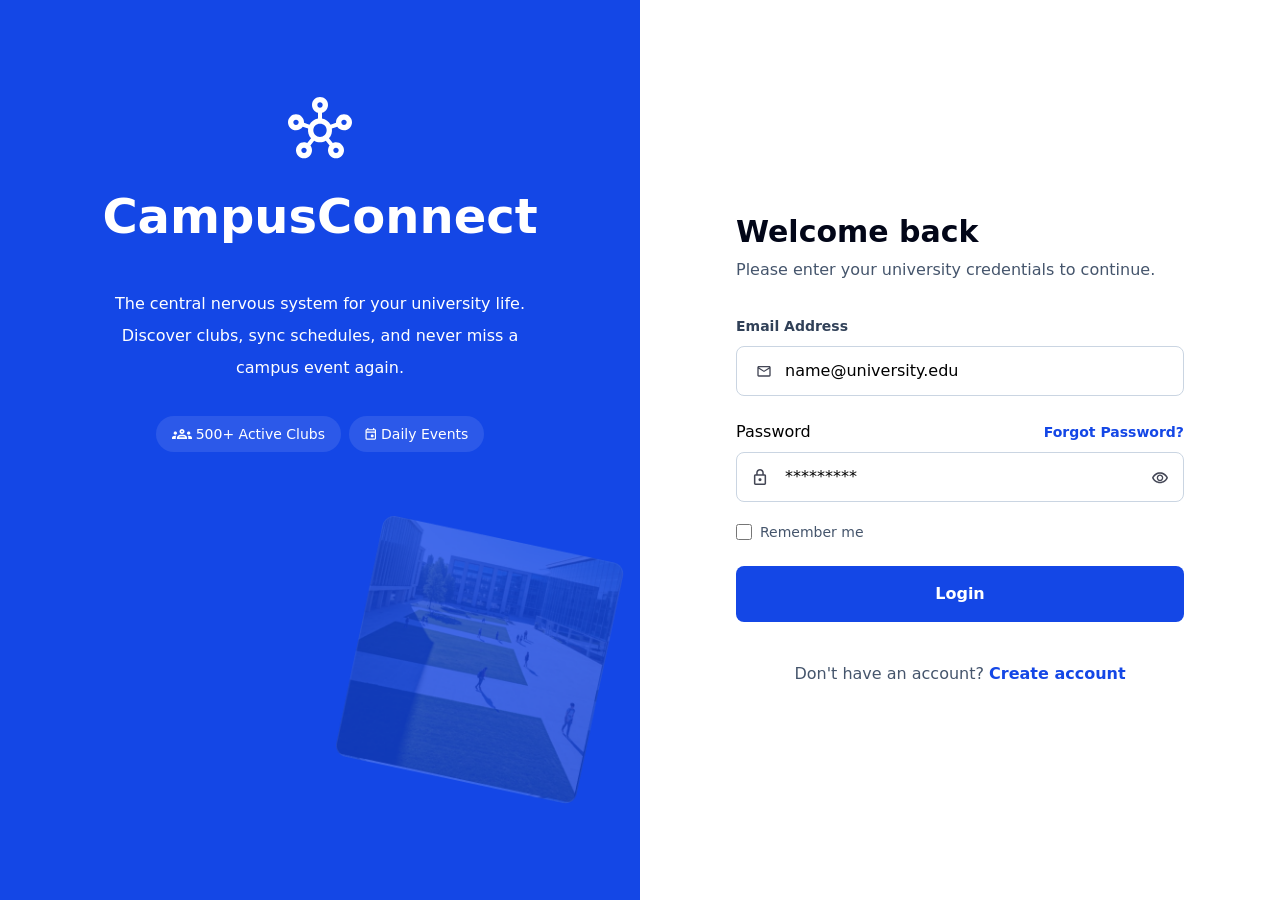
<file: src/pages/login.html>
<!DOCTYPE html>
<html lang="en">
<head>
    <meta charset="UTF-8">
    <meta name="viewport" content="width=device-width, initial-scale=1.0">
    <title>Login-CampusConnect</title>
    <link rel="stylesheet" href="../output.css"/>
</head>
<body class="bg-white">
    <main class="min-h-screen grid grid-cols-1 lg:grid-cols-2">
        <section class="hidden bg-blue-700 px-10 py-12 text-white lg:flex lg:flex-col lg:justify-center">
            <div class="mx-auto max-w-md text-center">
                <img src="../img/icons/share-login.svg" alt="CampusShare" class="mx-auto h-16 w-16"/>
                <h2 class="mt-8 text-5xl font-bold ">CampusConnect</h2>
                <p class="mt-12 leading-8 ">
                    The central nervous system for your university life.
                    Discover clubs, sync schedules, and never miss a campus event again.
                </p>
                <div class="mt-8 flex items-center justify-center gap-2">
                    <div class="flex items-center gap-1  rounded-full bg-white/10 px-4 py-2">
                        <img src="../img/icons/members-white.svg" alt="members" class="h-5 w-5"/>
                        <span class="text-sm">500+ Active Clubs</span>
                    </div>
                    <div class="flex items-center gap-1  rounded-full bg-white/10 px-4 py-2">
                        <img src="../img/icons/calendar-white.svg" alt="calendar" class="h-3 w-3"/>
                        <span class="text-sm">Daily Events</span>
                    </div>
                </div>
                <img src="../img/Absolute positioned decorative image.png" alt="Campus" class="mx-auto mt-16 ml-60 w-72 rounded-2xl "/>
            </div>
        </section>
        <section class="flex min-h-screen items-center justify-center px-6 py-12 sm:px-10">
            <div class="w-full max-w-md">
                <a href="../index.html" class="text-2xl font-bold text-blue-700 lg:hidden">
                  CampusConnect
                </a>
                <h2 class="mt-10 text-3xl font-bold text-slate-950 lg:mt-0">Welcome back</h2>
                <P class="mt-2 text-slate-600">
                    Please enter your university credentials to continue.
                </P>
                <form class="mt-8">
                    <div>
                        <label class="text-sm font-semibold text-slate-700">Email Address</label>
                        <div class="relative mt-2">
                            <img src="../img/icons/email-login.svg" alt="email" class="absolute h-4 w-4 left-5 top-7 -translate-y-1/2"/>
                            <input id="email" type="email" placeholder="name@university.edu" class="w-full rounded-lg border border-slate-300 py-3 pl-12 pr-4 outline-none focus:border-blue-700"/>
                        </div>
                        
                    </div>

                    <div class="mt-6">
                        <div class="flex items-center justify-between">
                            <label>Password</label>
                            <a href="" class="text-sm font-semibold  text-blue-700 hover:underline">Forgot Password?</a>
                        </div>
                        <div class=" relative mt-2 flex">
                            <img src="../img/icons/lock.svg" alt="lock" class="absolute left-4 top-1/2 h-4 w-4 -translate-y-1/2"/>
                            <input id="password" type="password" placeholder="*********" class="w-full rounded-lg border border-slate-300 py-3 pl-12 pr-12 outline-none focus:border-blue-700"/>
                            <img src="../img/icons/eye.svg" alt="eye" class="absolute h-4 w-4 right-4 top-5 cursor-pointer"/>
                        </div>
                        <div class="mt-5  items-center justify-between">
                            <label class="flex items-center gap-2 text-sm text-slate-600">
                              <input type="checkbox" class="h-4 w-4 rounded border-slate-300" />
                              Remember me
                            </label>
                        </div>
                        <button type="submit" class="mt-6 w-full rounded-lg bg-blue-700 px-6 py-4 font-semibold text-white transition hover:bg-blue-800">Login</button>
                        

                    </div>

                </form>
                <p class="mt-10 text-center text-slate-600">
                    Don't have an account?   
                    <a href="./register.html" class="font-semibold text-blue-700 hover:underline">Create account</a>
                </p>
            </div>

        </section>

    </main>
    
</body>
</html>
</file>
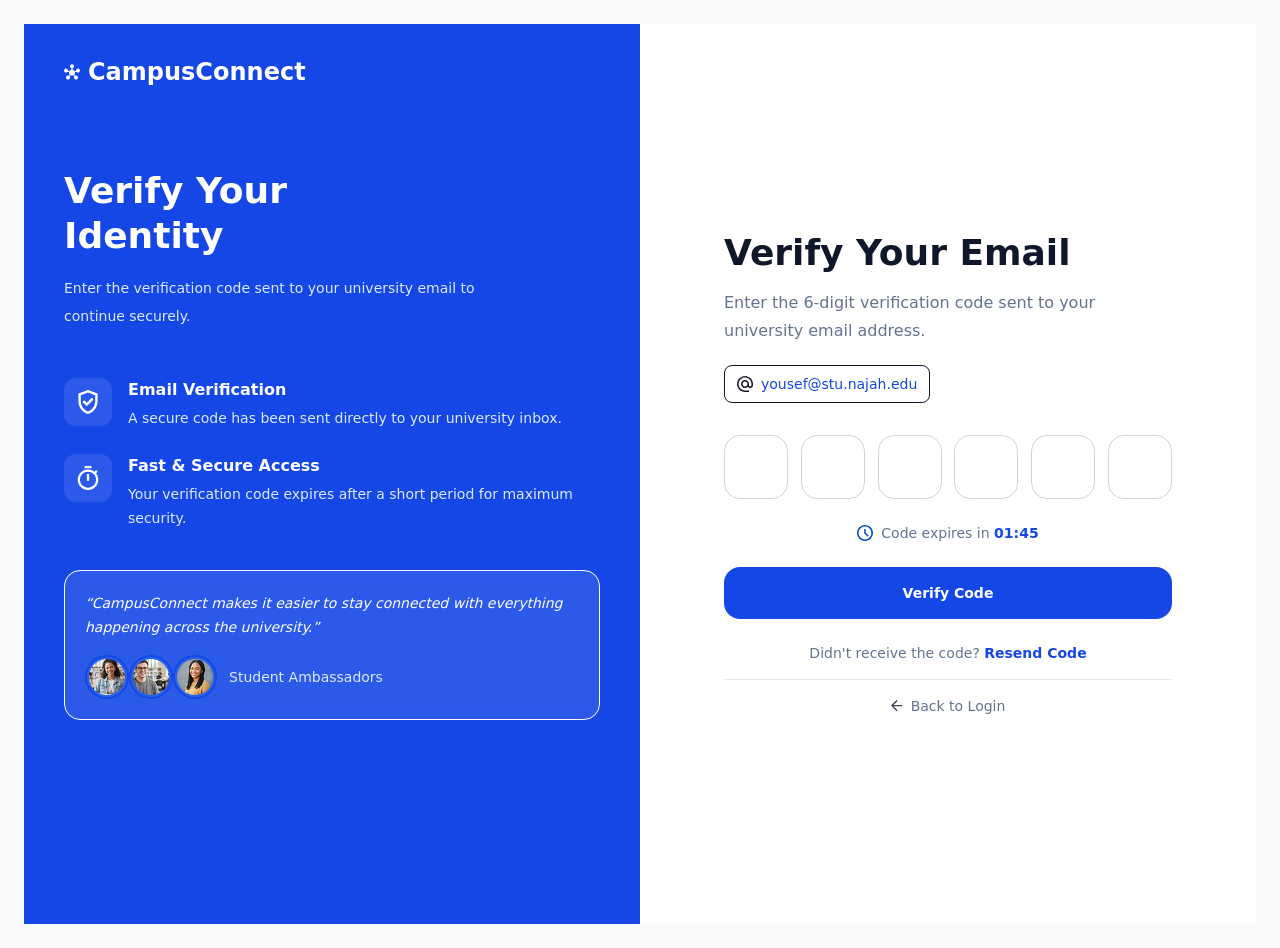
<file: src/pages/verify-otp.html>
<!DOCTYPE html>
<html lang="en">
<head>
    <meta charset="UTF-8">
    <meta name="viewport" content="width=device-width, initial-scale=1.0">
    <title>Verify OTP</title>
    <link rel="preconnect" href="https://fonts.googleapis.com">
    <link rel="preconnect" href="https://fonts.gstatic.com" crossorigin>

    <link
       href="https://fonts.googleapis.com/css2?family=Inter:wght@400;500;600;700;800&display=swap"
       rel="stylesheet"
    >
    <link rel="stylesheet" href="../output.css"/>
</head>
<body class="bg-slate-50 font-['Inter'] text-slate-900">
    <div class="mx-auto max-w-7xl px-6 py-6">
        <main class="grid min-h-screen grid-cols-1 lg:grid-cols-2">
        <section class="relative hidden overflow-hidden bg-blue-700 px-10 py-8 text-white lg:flex lg:flex-col xl:px-14 xl:py-10">
            <div class="absolute -left-24 -top-24 h-72 w-72 rounded-full bg-white/5"></div>
            <div class="absolute -bottom-40 -right-32 h-96 w-96 rounded-full bg-white/5"></div>
            <a href="../index.html" class="relative z-10 flex items-center gap-2 text-2xl font-bold">
                <img src="../img/icons/network.svg" alt="network" class="h-4 w-4"/>
                <span class="">CampusConnect</span>

            </a>
            <div class="relative z-10 my-auto max-w-xl mt-20">
                <h1 class="max-w-md text-4xl font-bold leading-tight xl:text-5xl">
                    Verify Your <span class="block">Identity</span>
                </h1>
                <p class="mt-4 max-w-lg text-sm leading-7 text-blue-100">
                    Enter the verification code sent to your university email to</br> continue securely.
                </p>
                <div class="mt-12 space-y-7">
                    <div class="flex items-start gap-4">
                        <div class="flex h-12 w-12 shrink-0 items-center justify-center rounded-xl bg-white/10">
                            <img src="../img/icons/sheild-check.svg" alt="" class="h-6 w-6"/>
                        </div>
                        <div>
                            <h2 class="font-semibold">Email Verification</h2>
                            <p class="mt-1 text-sm leading-6 text-blue-100">
                                A secure code has been sent directly to your university inbox.
                            </p>
                        </div>

                    </div>
                    <div class="mt-6 flex items-start gap-4">
                        <div class="flex h-12 w-12 shrink-0 items-center justify-center rounded-xl bg-white/10">
                            <img src="../img/icons/clock-white.svg" alt="" class="h-6 w-6"/>
                        </div>
                        <div>
                            <h2 class="font-semibold"> Fast &amp; Secure Access</h2>
                            <p class="mt-1 text-sm leading-6 text-blue-100">
                                Your verification code expires after a short period for maximum security.
                            </p>
                        </div>

                    </div>

                </div>
            </div>
             <!-- Testimonial card -->
              <div class="mt-10 relative mtz-10 rounded-2xl border border-white/10 bg-white/10 p-5 backdrop-blur-sm">
                <p class="text-sm italic leading-6 text-blue-50">
                    “CampusConnect makes it easier to stay connected with everything happening across the university.”
                </p>
                <div class="mt-4 flex items-center gap-3">
                    <div class="flex -space-x-2">
                        <img
                            src="../img/student-1.png"
                            alt="Student"
                            class="h-9 w-9 rounded-full  border-2 border-blue-700 object-cover"
                        >

                        <img
                            src="../img/student-2.png"
                            alt="Student"
                            class="h-9 w-9 rounded-full  border-2 border-blue-700 object-cover"
                        >

                        <img
                            src="../img/student-3.png"
                            alt="Student"
                            class="h-9 w-9 rounded-full  border-2 border-blue-700 object-cover"
                        >

                    </div>
                    <span class="text-sm font-medium text-blue-100"> Student Ambassadors</span>

                </div>

              </div>

        </section>

        <section class="flex items-center justify-center bg-white px-5 py-10 sm:px-8 lg:px-12">
            <div class="w-full max-w-md">
                <h2 class="text-4xl font-bold tracking-tight text-slate-900">Verify Your Email</h2>
                <p class="mt-4 text-base leading-7 text-slate-500">
                    Enter the 6-digit verification code sent to your university email address.

                </p>
                <div class="mt-5 inline-flex items-center gap-2 rounded-lg border border-blue-100 bg-blue-50 px-3 py-2">
                    <img src="../img/icons/email.svg" class="h-4 w-4" />
                    <span class="text-sm font-medium text-blue-700">yousef@stu.najah.edu</span>
                </div>
                 <form
                    action="./reset-password.html"
                    class="mt-8"
                >

                    <!-- OTP inputs -->
                    <div class="mt-8 flex justify-between gap-3">

                        <input
                            type="text"
                            inputmode="numeric"
                            maxlength="1"
                            autocomplete="one-time-code"
                            aria-label="OTP digit 1"
                            required
                            class="h-16 w-16 rounded-2xl border border-slate-300 text-center text-2xl font-semibold outline-none transition focus:border-blue-600 focus:ring-4 focus:ring-blue-100"
                        >

                        <input
                            type="text"
                            inputmode="numeric"
                            maxlength="1"
                            aria-label="OTP digit 2"
                            required
                            class="h-16 w-16 rounded-2xl border border-slate-300 text-center text-2xl font-semibold outline-none transition focus:border-blue-600 focus:ring-4 focus:ring-blue-100"
                        >

                        <input
                            type="text"
                            inputmode="numeric"
                            maxlength="1"
                            aria-label="OTP digit 3"
                            required 
                           class="h-16 w-16 rounded-2xl border border-slate-300 text-center text-2xl font-semibold outline-none transition focus:border-blue-600 focus:ring-4 focus:ring-blue-100"
                        >

                        <input
                            type="text"
                            inputmode="numeric"
                            maxlength="1"
                            aria-label="OTP digit 4"
                            required
                            class="h-16 w-16 rounded-2xl border border-slate-300 text-center text-2xl font-semibold outline-none transition focus:border-blue-600 focus:ring-4 focus:ring-blue-100"
                        >

                        <input
                            type="text"
                            inputmode="numeric"
                            maxlength="1"
                            aria-label="OTP digit 5"
                            required
                            class="h-16 w-16 rounded-2xl border border-slate-300 text-center text-2xl font-semibold outline-none transition focus:border-blue-600 focus:ring-4 focus:ring-blue-100"
                        >

                        <input
                            type="text"
                            inputmode="numeric"
                            maxlength="1"
                            aria-label="OTP digit 6"
                            required
                            class="h-16 w-16 rounded-2xl border border-slate-300 text-center text-2xl font-semibold outline-none transition focus:border-blue-600 focus:ring-4 focus:ring-blue-100"
                        >

                    </div>

                    <!-- Timer -->
                    <div
                        class="mt-6 flex items-center justify-center gap-2 text-sm text-slate-500"
                    >
                        <img
                            src="../img/icons/clock-blue.svg"
                            alt=""
                            class="h-4 w-4"
                        >

                        <span>
                            Code expires in

                            <span class="font-semibold text-blue-700">
                                01:45
                            </span>
                        </span>
                    </div>

                    <!-- Verify button -->
                    <button
                        type="submit"
                        class="mt-6 w-full rounded-2xl bg-blue-700 px-6 py-4 text-sm font-bold text-white transition hover:bg-blue-800 focus:outline-none focus:ring-4 focus:ring-blue-200"
                    >
                        Verify Code
                    </button>

                    <!-- Resend code -->
                    <div class="mt-6 text-center">

                        <p class="text-sm text-slate-500">
                            Didn't receive the code?

                            <a
                                href="#"
                                class="ml-1 font-semibold text-blue-700 transition hover:text-blue-800 hover:underline"
                            >
                                Resend Code
                            </a>
                        </p>

                    </div>

                    <!-- Divider -->
                    <div class="my-7 mt-4 border-t border-slate-200"></div>

                    <!-- Back to login -->
                    <a
                        href="./login.html"
                        class="mt-4 flex items-center justify-center gap-2 text-sm font-medium text-slate-500 transition hover:text-blue-700"
                    >
                        <img
                            src="../img/icons/arrow-left.svg"
                            alt=""
                            class="h-3 w-3"
                        >

                        <span>
                            Back to Login
                        </span>
                    </a>

                </form>
            </div>
           


        </section>

    </main>

    </div>
    
</body>
</html>
</file>
<file: src/output.css>
/*! tailwindcss v4.3.1 | MIT License | https://tailwindcss.com */
@layer properties;
@layer theme, base, components, utilities;
@layer theme {
  :root, :host {
    --font-sans: ui-sans-serif, system-ui, sans-serif, "Apple Color Emoji",
      "Segoe UI Emoji", "Segoe UI Symbol", "Noto Color Emoji";
    --font-mono: ui-monospace, SFMono-Regular, Menlo, Monaco, Consolas, "Liberation Mono",
      "Courier New", monospace;
    --color-red-200: oklch(88.5% 0.062 18.334);
    --color-red-700: oklch(50.5% 0.213 27.518);
    --color-orange-100: oklch(95.4% 0.038 75.164);
    --color-orange-400: oklch(75% 0.183 55.934);
    --color-orange-700: oklch(55.3% 0.195 38.402);
    --color-yellow-100: oklch(97.3% 0.071 103.193);
    --color-yellow-400: oklch(85.2% 0.199 91.936);
    --color-yellow-500: oklch(79.5% 0.184 86.047);
    --color-yellow-700: oklch(55.4% 0.135 66.442);
    --color-green-100: oklch(96.2% 0.044 156.743);
    --color-blue-50: oklch(97% 0.014 254.604);
    --color-blue-100: oklch(93.2% 0.032 255.585);
    --color-blue-200: oklch(88.2% 0.059 254.128);
    --color-blue-500: oklch(62.3% 0.214 259.815);
    --color-blue-600: oklch(54.6% 0.245 262.881);
    --color-blue-700: oklch(48.8% 0.243 264.376);
    --color-blue-800: oklch(42.4% 0.199 265.638);
    --color-violet-500: oklch(60.6% 0.25 292.717);
    --color-violet-700: oklch(49.1% 0.27 292.581);
    --color-slate-50: oklch(98.4% 0.003 247.858);
    --color-slate-100: oklch(96.8% 0.007 247.896);
    --color-slate-200: oklch(92.9% 0.013 255.508);
    --color-slate-300: oklch(86.9% 0.022 252.894);
    --color-slate-400: oklch(70.4% 0.04 256.788);
    --color-slate-500: oklch(55.4% 0.046 257.417);
    --color-slate-600: oklch(44.6% 0.043 257.281);
    --color-slate-700: oklch(37.2% 0.044 257.287);
    --color-slate-800: oklch(27.9% 0.041 260.031);
    --color-slate-900: oklch(20.8% 0.042 265.755);
    --color-slate-950: oklch(12.9% 0.042 264.695);
    --color-black: #000;
    --color-white: #fff;
    --spacing: 0.25rem;
    --container-xs: 20rem;
    --container-sm: 24rem;
    --container-md: 28rem;
    --container-xl: 36rem;
    --container-2xl: 42rem;
    --container-3xl: 48rem;
    --container-4xl: 56rem;
    --container-5xl: 64rem;
    --container-7xl: 80rem;
    --text-xs: 0.75rem;
    --text-xs--line-height: calc(1 / 0.75);
    --text-sm: 0.875rem;
    --text-sm--line-height: calc(1.25 / 0.875);
    --text-base: 1rem;
    --text-base--line-height: calc(1.5 / 1);
    --text-lg: 1.125rem;
    --text-lg--line-height: calc(1.75 / 1.125);
    --text-xl: 1.25rem;
    --text-xl--line-height: calc(1.75 / 1.25);
    --text-2xl: 1.5rem;
    --text-2xl--line-height: calc(2 / 1.5);
    --text-3xl: 1.875rem;
    --text-3xl--line-height: calc(2.25 / 1.875);
    --text-4xl: 2.25rem;
    --text-4xl--line-height: calc(2.5 / 2.25);
    --text-5xl: 3rem;
    --text-5xl--line-height: 1;
    --text-6xl: 3.75rem;
    --text-6xl--line-height: 1;
    --font-weight-medium: 500;
    --font-weight-semibold: 600;
    --font-weight-bold: 700;
    --tracking-widest: 0.1em;
    --leading-tight: 1.25;
    --leading-snug: 1.375;
    --radius-md: 0.375rem;
    --radius-lg: 0.5rem;
    --radius-xl: 0.75rem;
    --radius-2xl: 1rem;
    --radius-3xl: 1.5rem;
    --shadow-md: 0 4px 6px -1px rgb(0 0 0 / 0.1), 0 2px 4px -2px rgb(0 0 0 / 0.1);
    --blur-sm: 8px;
    --default-transition-duration: 150ms;
    --default-transition-timing-function: cubic-bezier(0.4, 0, 0.2, 1);
    --default-font-family: var(--font-sans);
    --default-mono-font-family: var(--font-mono);
  }
}
@layer base {
  *, ::after, ::before, ::backdrop, ::file-selector-button {
    box-sizing: border-box;
    margin: 0;
    padding: 0;
    border: 0 solid;
  }
  html, :host {
    line-height: 1.5;
    -webkit-text-size-adjust: 100%;
    tab-size: 4;
    font-family: var(--default-font-family, ui-sans-serif, system-ui, sans-serif, "Apple Color Emoji", "Segoe UI Emoji", "Segoe UI Symbol", "Noto Color Emoji");
    font-feature-settings: var(--default-font-feature-settings, normal);
    font-variation-settings: var(--default-font-variation-settings, normal);
    -webkit-tap-highlight-color: transparent;
  }
  hr {
    height: 0;
    color: inherit;
    border-top-width: 1px;
  }
  abbr:where([title]) {
    -webkit-text-decoration: underline dotted;
    text-decoration: underline dotted;
  }
  h1, h2, h3, h4, h5, h6 {
    font-size: inherit;
    font-weight: inherit;
  }
  a {
    color: inherit;
    -webkit-text-decoration: inherit;
    text-decoration: inherit;
  }
  b, strong {
    font-weight: bolder;
  }
  code, kbd, samp, pre {
    font-family: var(--default-mono-font-family, ui-monospace, SFMono-Regular, Menlo, Monaco, Consolas, "Liberation Mono", "Courier New", monospace);
    font-feature-settings: var(--default-mono-font-feature-settings, normal);
    font-variation-settings: var(--default-mono-font-variation-settings, normal);
    font-size: 1em;
  }
  small {
    font-size: 80%;
  }
  sub, sup {
    font-size: 75%;
    line-height: 0;
    position: relative;
    vertical-align: baseline;
  }
  sub {
    bottom: -0.25em;
  }
  sup {
    top: -0.5em;
  }
  table {
    text-indent: 0;
    border-color: inherit;
    border-collapse: collapse;
  }
  :-moz-focusring {
    outline: auto;
  }
  progress {
    vertical-align: baseline;
  }
  summary {
    display: list-item;
  }
  ol, ul, menu {
    list-style: none;
  }
  img, svg, video, canvas, audio, iframe, embed, object {
    display: block;
    vertical-align: middle;
  }
  img, video {
    max-width: 100%;
    height: auto;
  }
  button, input, select, optgroup, textarea, ::file-selector-button {
    font: inherit;
    font-feature-settings: inherit;
    font-variation-settings: inherit;
    letter-spacing: inherit;
    color: inherit;
    border-radius: 0;
    background-color: transparent;
    opacity: 1;
  }
  :where(select:is([multiple], [size])) optgroup {
    font-weight: bolder;
  }
  :where(select:is([multiple], [size])) optgroup option {
    padding-inline-start: 20px;
  }
  ::file-selector-button {
    margin-inline-end: 4px;
  }
  ::placeholder {
    opacity: 1;
  }
  @supports (not (-webkit-appearance: -apple-pay-button))  or (contain-intrinsic-size: 1px) {
    ::placeholder {
      color: currentcolor;
      @supports (color: color-mix(in lab, red, red)) {
        color: color-mix(in oklab, currentcolor 50%, transparent);
      }
    }
  }
  textarea {
    resize: vertical;
  }
  ::-webkit-search-decoration {
    -webkit-appearance: none;
  }
  ::-webkit-date-and-time-value {
    min-height: 1lh;
    text-align: inherit;
  }
  ::-webkit-datetime-edit {
    display: inline-flex;
  }
  ::-webkit-datetime-edit-fields-wrapper {
    padding: 0;
  }
  ::-webkit-datetime-edit, ::-webkit-datetime-edit-year-field, ::-webkit-datetime-edit-month-field, ::-webkit-datetime-edit-day-field, ::-webkit-datetime-edit-hour-field, ::-webkit-datetime-edit-minute-field, ::-webkit-datetime-edit-second-field, ::-webkit-datetime-edit-millisecond-field, ::-webkit-datetime-edit-meridiem-field {
    padding-block: 0;
  }
  ::-webkit-calendar-picker-indicator {
    line-height: 1;
  }
  :-moz-ui-invalid {
    box-shadow: none;
  }
  button, input:where([type="button"], [type="reset"], [type="submit"]), ::file-selector-button {
    appearance: button;
  }
  ::-webkit-inner-spin-button, ::-webkit-outer-spin-button {
    height: auto;
  }
  [hidden]:where(:not([hidden="until-found"])) {
    display: none !important;
  }
}
@layer utilities {
  .absolute {
    position: absolute;
  }
  .relative {
    position: relative;
  }
  .inset-0 {
    inset: 0;
  }
  .top-1\/2 {
    top: calc(1 / 2 * 100%);
  }
  .top-3 {
    top: calc(var(--spacing) * 3);
  }
  .top-4 {
    top: calc(var(--spacing) * 4);
  }
  .top-5 {
    top: calc(var(--spacing) * 5);
  }
  .top-7 {
    top: calc(var(--spacing) * 7);
  }
  .right-0 {
    right: 0;
  }
  .right-3 {
    right: calc(var(--spacing) * 3);
  }
  .right-4 {
    right: calc(var(--spacing) * 4);
  }
  .bottom-8 {
    bottom: calc(var(--spacing) * 8);
  }
  .left-0 {
    left: 0;
  }
  .left-3 {
    left: calc(var(--spacing) * 3);
  }
  .left-4 {
    left: calc(var(--spacing) * 4);
  }
  .left-5 {
    left: calc(var(--spacing) * 5);
  }
  .z-10 {
    z-index: 10;
  }
  .col-span-2 {
    grid-column: span 2 / span 2;
  }
  .mx-auto {
    margin-inline: auto;
  }
  .my-8 {
    margin-block: calc(var(--spacing) * 8);
  }
  .my-10 {
    margin-block: calc(var(--spacing) * 10);
  }
  .mt-1 {
    margin-top: var(--spacing);
  }
  .mt-2 {
    margin-top: calc(var(--spacing) * 2);
  }
  .mt-3 {
    margin-top: calc(var(--spacing) * 3);
  }
  .mt-4 {
    margin-top: calc(var(--spacing) * 4);
  }
  .mt-5 {
    margin-top: calc(var(--spacing) * 5);
  }
  .mt-6 {
    margin-top: calc(var(--spacing) * 6);
  }
  .mt-8 {
    margin-top: calc(var(--spacing) * 8);
  }
  .mt-10 {
    margin-top: calc(var(--spacing) * 10);
  }
  .mt-12 {
    margin-top: calc(var(--spacing) * 12);
  }
  .mt-16 {
    margin-top: calc(var(--spacing) * 16);
  }
  .mt-20 {
    margin-top: calc(var(--spacing) * 20);
  }
  .mb-2 {
    margin-bottom: calc(var(--spacing) * 2);
  }
  .mb-8 {
    margin-bottom: calc(var(--spacing) * 8);
  }
  .ml-2 {
    margin-left: calc(var(--spacing) * 2);
  }
  .ml-3 {
    margin-left: calc(var(--spacing) * 3);
  }
  .ml-60 {
    margin-left: calc(var(--spacing) * 60);
  }
  .line-clamp-2 {
    overflow: hidden;
    display: -webkit-box;
    -webkit-box-orient: vertical;
    -webkit-line-clamp: 2;
  }
  .block {
    display: block;
  }
  .flex {
    display: flex;
  }
  .grid {
    display: grid;
  }
  .hidden {
    display: none;
  }
  .inline-block {
    display: inline-block;
  }
  .inline-flex {
    display: inline-flex;
  }
  .h-3 {
    height: calc(var(--spacing) * 3);
  }
  .h-4 {
    height: calc(var(--spacing) * 4);
  }
  .h-5 {
    height: calc(var(--spacing) * 5);
  }
  .h-6 {
    height: calc(var(--spacing) * 6);
  }
  .h-7 {
    height: calc(var(--spacing) * 7);
  }
  .h-8 {
    height: calc(var(--spacing) * 8);
  }
  .h-10 {
    height: calc(var(--spacing) * 10);
  }
  .h-11 {
    height: calc(var(--spacing) * 11);
  }
  .h-12 {
    height: calc(var(--spacing) * 12);
  }
  .h-14 {
    height: calc(var(--spacing) * 14);
  }
  .h-16 {
    height: calc(var(--spacing) * 16);
  }
  .h-20 {
    height: calc(var(--spacing) * 20);
  }
  .h-44 {
    height: calc(var(--spacing) * 44);
  }
  .h-48 {
    height: calc(var(--spacing) * 48);
  }
  .h-64 {
    height: calc(var(--spacing) * 64);
  }
  .h-\[110px\] {
    height: 110px;
  }
  .h-\[360px\] {
    height: 360px;
  }
  .h-\[450px\] {
    height: 450px;
  }
  .h-full {
    height: 100%;
  }
  .h-px {
    height: 1px;
  }
  .min-h-24 {
    min-height: calc(var(--spacing) * 24);
  }
  .min-h-28 {
    min-height: calc(var(--spacing) * 28);
  }
  .min-h-screen {
    min-height: 100vh;
  }
  .w-3 {
    width: calc(var(--spacing) * 3);
  }
  .w-4 {
    width: calc(var(--spacing) * 4);
  }
  .w-5 {
    width: calc(var(--spacing) * 5);
  }
  .w-6 {
    width: calc(var(--spacing) * 6);
  }
  .w-7 {
    width: calc(var(--spacing) * 7);
  }
  .w-8 {
    width: calc(var(--spacing) * 8);
  }
  .w-10 {
    width: calc(var(--spacing) * 10);
  }
  .w-11 {
    width: calc(var(--spacing) * 11);
  }
  .w-12 {
    width: calc(var(--spacing) * 12);
  }
  .w-14 {
    width: calc(var(--spacing) * 14);
  }
  .w-16 {
    width: calc(var(--spacing) * 16);
  }
  .w-20 {
    width: calc(var(--spacing) * 20);
  }
  .w-64 {
    width: calc(var(--spacing) * 64);
  }
  .w-72 {
    width: calc(var(--spacing) * 72);
  }
  .w-\[110px\] {
    width: 110px;
  }
  .w-auto {
    width: auto;
  }
  .w-fit {
    width: fit-content;
  }
  .w-full {
    width: 100%;
  }
  .max-w-2xl {
    max-width: var(--container-2xl);
  }
  .max-w-3xl {
    max-width: var(--container-3xl);
  }
  .max-w-4xl {
    max-width: var(--container-4xl);
  }
  .max-w-5xl {
    max-width: var(--container-5xl);
  }
  .max-w-7xl {
    max-width: var(--container-7xl);
  }
  .max-w-full {
    max-width: 100%;
  }
  .max-w-md {
    max-width: var(--container-md);
  }
  .max-w-sm {
    max-width: var(--container-sm);
  }
  .max-w-xl {
    max-width: var(--container-xl);
  }
  .max-w-xs {
    max-width: var(--container-xs);
  }
  .min-w-\[760px\] {
    min-width: 760px;
  }
  .min-w-screen {
    min-width: 100vw;
  }
  .flex-1 {
    flex: 1;
  }
  .shrink-0 {
    flex-shrink: 0;
  }
  .-translate-y-1\/2 {
    --tw-translate-y: calc(calc(1 / 2 * 100%) * -1);
    translate: var(--tw-translate-x) var(--tw-translate-y);
  }
  .transform {
    transform: var(--tw-rotate-x,) var(--tw-rotate-y,) var(--tw-rotate-z,) var(--tw-skew-x,) var(--tw-skew-y,);
  }
  .cursor-pointer {
    cursor: pointer;
  }
  .resize-none {
    resize: none;
  }
  .grid-cols-1 {
    grid-template-columns: repeat(1, minmax(0, 1fr));
  }
  .grid-cols-2 {
    grid-template-columns: repeat(2, minmax(0, 1fr));
  }
  .grid-cols-7 {
    grid-template-columns: repeat(7, minmax(0, 1fr));
  }
  .flex-col {
    flex-direction: column;
  }
  .flex-row {
    flex-direction: row;
  }
  .flex-wrap {
    flex-wrap: wrap;
  }
  .items-center {
    align-items: center;
  }
  .items-end {
    align-items: flex-end;
  }
  .items-start {
    align-items: flex-start;
  }
  .justify-between {
    justify-content: space-between;
  }
  .justify-center {
    justify-content: center;
  }
  .justify-end {
    justify-content: flex-end;
  }
  .gap-1 {
    gap: var(--spacing);
  }
  .gap-2 {
    gap: calc(var(--spacing) * 2);
  }
  .gap-3 {
    gap: calc(var(--spacing) * 3);
  }
  .gap-4 {
    gap: calc(var(--spacing) * 4);
  }
  .gap-5 {
    gap: calc(var(--spacing) * 5);
  }
  .gap-6 {
    gap: calc(var(--spacing) * 6);
  }
  .gap-12 {
    gap: calc(var(--spacing) * 12);
  }
  .space-y-2 {
    :where(& > :not(:last-child)) {
      --tw-space-y-reverse: 0;
      margin-block-start: calc(calc(var(--spacing) * 2) * var(--tw-space-y-reverse));
      margin-block-end: calc(calc(var(--spacing) * 2) * calc(1 - var(--tw-space-y-reverse)));
    }
  }
  .space-y-3 {
    :where(& > :not(:last-child)) {
      --tw-space-y-reverse: 0;
      margin-block-start: calc(calc(var(--spacing) * 3) * var(--tw-space-y-reverse));
      margin-block-end: calc(calc(var(--spacing) * 3) * calc(1 - var(--tw-space-y-reverse)));
    }
  }
  .space-y-4 {
    :where(& > :not(:last-child)) {
      --tw-space-y-reverse: 0;
      margin-block-start: calc(calc(var(--spacing) * 4) * var(--tw-space-y-reverse));
      margin-block-end: calc(calc(var(--spacing) * 4) * calc(1 - var(--tw-space-y-reverse)));
    }
  }
  .space-y-5 {
    :where(& > :not(:last-child)) {
      --tw-space-y-reverse: 0;
      margin-block-start: calc(calc(var(--spacing) * 5) * var(--tw-space-y-reverse));
      margin-block-end: calc(calc(var(--spacing) * 5) * calc(1 - var(--tw-space-y-reverse)));
    }
  }
  .space-y-6 {
    :where(& > :not(:last-child)) {
      --tw-space-y-reverse: 0;
      margin-block-start: calc(calc(var(--spacing) * 6) * var(--tw-space-y-reverse));
      margin-block-end: calc(calc(var(--spacing) * 6) * calc(1 - var(--tw-space-y-reverse)));
    }
  }
  .space-y-8 {
    :where(& > :not(:last-child)) {
      --tw-space-y-reverse: 0;
      margin-block-start: calc(calc(var(--spacing) * 8) * var(--tw-space-y-reverse));
      margin-block-end: calc(calc(var(--spacing) * 8) * calc(1 - var(--tw-space-y-reverse)));
    }
  }
  .-space-x-3 {
    :where(& > :not(:last-child)) {
      --tw-space-x-reverse: 0;
      margin-inline-start: calc(calc(var(--spacing) * -3) * var(--tw-space-x-reverse));
      margin-inline-end: calc(calc(var(--spacing) * -3) * calc(1 - var(--tw-space-x-reverse)));
    }
  }
  .divide-y {
    :where(& > :not(:last-child)) {
      --tw-divide-y-reverse: 0;
      border-bottom-style: var(--tw-border-style);
      border-top-style: var(--tw-border-style);
      border-top-width: calc(1px * var(--tw-divide-y-reverse));
      border-bottom-width: calc(1px * calc(1 - var(--tw-divide-y-reverse)));
    }
  }
  .divide-y-4 {
    :where(& > :not(:last-child)) {
      --tw-divide-y-reverse: 0;
      border-bottom-style: var(--tw-border-style);
      border-top-style: var(--tw-border-style);
      border-top-width: calc(4px * var(--tw-divide-y-reverse));
      border-bottom-width: calc(4px * calc(1 - var(--tw-divide-y-reverse)));
    }
  }
  .divide-slate-200 {
    :where(& > :not(:last-child)) {
      border-color: var(--color-slate-200);
    }
  }
  .truncate {
    overflow: hidden;
    text-overflow: ellipsis;
    white-space: nowrap;
  }
  .overflow-hidden {
    overflow: hidden;
  }
  .overflow-x-auto {
    overflow-x: auto;
  }
  .overflow-x-hidden {
    overflow-x: hidden;
  }
  .rounded {
    border-radius: 0.25rem;
  }
  .rounded-2xl {
    border-radius: var(--radius-2xl);
  }
  .rounded-3xl {
    border-radius: var(--radius-3xl);
  }
  .rounded-full {
    border-radius: calc(infinity * 1px);
  }
  .rounded-lg {
    border-radius: var(--radius-lg);
  }
  .rounded-md {
    border-radius: var(--radius-md);
  }
  .rounded-xl {
    border-radius: var(--radius-xl);
  }
  .border {
    border-style: var(--tw-border-style);
    border-width: 1px;
  }
  .border-2 {
    border-style: var(--tw-border-style);
    border-width: 2px;
  }
  .border-t {
    border-top-style: var(--tw-border-style);
    border-top-width: 1px;
  }
  .border-r {
    border-right-style: var(--tw-border-style);
    border-right-width: 1px;
  }
  .border-b {
    border-bottom-style: var(--tw-border-style);
    border-bottom-width: 1px;
  }
  .border-l-3 {
    border-left-style: var(--tw-border-style);
    border-left-width: 3px;
  }
  .border-\[\#855300\] {
    border-color: #855300;
  }
  .border-blue-200 {
    border-color: var(--color-blue-200);
  }
  .border-blue-700 {
    border-color: var(--color-blue-700);
  }
  .border-slate-200 {
    border-color: var(--color-slate-200);
  }
  .border-slate-300 {
    border-color: var(--color-slate-300);
  }
  .border-white {
    border-color: var(--color-white);
  }
  .border-white\/20 {
    border-color: color-mix(in srgb, #fff 20%, transparent);
    @supports (color: color-mix(in lab, red, red)) {
      border-color: color-mix(in oklab, var(--color-white) 20%, transparent);
    }
  }
  .bg-\[\#7D2D00\] {
    background-color: #7D2D00;
  }
  .bg-\[\#943700\]\/20 {
    background-color: color-mix(in oklab, #943700 20%, transparent);
  }
  .bg-\[\#BC4800\] {
    background-color: #BC4800;
  }
  .bg-\[\#C3C6D7\] {
    background-color: #C3C6D7;
  }
  .bg-\[\#D9D9E5\] {
    background-color: #D9D9E5;
  }
  .bg-\[\#E8E6F2\] {
    background-color: #E8E6F2;
  }
  .bg-\[\#F7F5FF\] {
    background-color: #F7F5FF;
  }
  .bg-\[\#FAF8FF\] {
    background-color: #FAF8FF;
  }
  .bg-\[\#FFDBCD\] {
    background-color: #FFDBCD;
  }
  .bg-\[\#FFEDD5\] {
    background-color: #FFEDD5;
  }
  .bg-black\/35 {
    background-color: color-mix(in srgb, #000 35%, transparent);
    @supports (color: color-mix(in lab, red, red)) {
      background-color: color-mix(in oklab, var(--color-black) 35%, transparent);
    }
  }
  .bg-blue-100 {
    background-color: var(--color-blue-100);
  }
  .bg-blue-700 {
    background-color: var(--color-blue-700);
  }
  .bg-green-100 {
    background-color: var(--color-green-100);
  }
  .bg-orange-100 {
    background-color: var(--color-orange-100);
  }
  .bg-orange-400 {
    background-color: var(--color-orange-400);
  }
  .bg-orange-700 {
    background-color: var(--color-orange-700);
  }
  .bg-red-200 {
    background-color: var(--color-red-200);
  }
  .bg-slate-50 {
    background-color: var(--color-slate-50);
  }
  .bg-slate-100 {
    background-color: var(--color-slate-100);
  }
  .bg-slate-200 {
    background-color: var(--color-slate-200);
  }
  .bg-slate-300 {
    background-color: var(--color-slate-300);
  }
  .bg-slate-400 {
    background-color: var(--color-slate-400);
  }
  .bg-slate-500 {
    background-color: var(--color-slate-500);
  }
  .bg-slate-600 {
    background-color: var(--color-slate-600);
  }
  .bg-slate-700\/80 {
    background-color: color-mix(in srgb, oklch(37.2% 0.044 257.287) 80%, transparent);
    @supports (color: color-mix(in lab, red, red)) {
      background-color: color-mix(in oklab, var(--color-slate-700) 80%, transparent);
    }
  }
  .bg-white {
    background-color: var(--color-white);
  }
  .bg-white\/10 {
    background-color: color-mix(in srgb, #fff 10%, transparent);
    @supports (color: color-mix(in lab, red, red)) {
      background-color: color-mix(in oklab, var(--color-white) 10%, transparent);
    }
  }
  .bg-white\/20 {
    background-color: color-mix(in srgb, #fff 20%, transparent);
    @supports (color: color-mix(in lab, red, red)) {
      background-color: color-mix(in oklab, var(--color-white) 20%, transparent);
    }
  }
  .bg-white\/40 {
    background-color: color-mix(in srgb, #fff 40%, transparent);
    @supports (color: color-mix(in lab, red, red)) {
      background-color: color-mix(in oklab, var(--color-white) 40%, transparent);
    }
  }
  .bg-white\/60 {
    background-color: color-mix(in srgb, #fff 60%, transparent);
    @supports (color: color-mix(in lab, red, red)) {
      background-color: color-mix(in oklab, var(--color-white) 60%, transparent);
    }
  }
  .bg-yellow-100 {
    background-color: var(--color-yellow-100);
  }
  .bg-yellow-500 {
    background-color: var(--color-yellow-500);
  }
  .bg-gradient-to-br {
    --tw-gradient-position: to bottom right in oklab;
    background-image: linear-gradient(var(--tw-gradient-stops));
  }
  .from-blue-700 {
    --tw-gradient-from: var(--color-blue-700);
    --tw-gradient-stops: var(--tw-gradient-via-stops, var(--tw-gradient-position), var(--tw-gradient-from) var(--tw-gradient-from-position), var(--tw-gradient-to) var(--tw-gradient-to-position));
  }
  .to-blue-500 {
    --tw-gradient-to: var(--color-blue-500);
    --tw-gradient-stops: var(--tw-gradient-via-stops, var(--tw-gradient-position), var(--tw-gradient-from) var(--tw-gradient-from-position), var(--tw-gradient-to) var(--tw-gradient-to-position));
  }
  .object-contain {
    object-fit: contain;
  }
  .object-cover {
    object-fit: cover;
  }
  .p-1 {
    padding: var(--spacing);
  }
  .p-2 {
    padding: calc(var(--spacing) * 2);
  }
  .p-3 {
    padding: calc(var(--spacing) * 3);
  }
  .p-4 {
    padding: calc(var(--spacing) * 4);
  }
  .p-5 {
    padding: calc(var(--spacing) * 5);
  }
  .p-6 {
    padding: calc(var(--spacing) * 6);
  }
  .p-8 {
    padding: calc(var(--spacing) * 8);
  }
  .px-2 {
    padding-inline: calc(var(--spacing) * 2);
  }
  .px-3 {
    padding-inline: calc(var(--spacing) * 3);
  }
  .px-4 {
    padding-inline: calc(var(--spacing) * 4);
  }
  .px-5 {
    padding-inline: calc(var(--spacing) * 5);
  }
  .px-6 {
    padding-inline: calc(var(--spacing) * 6);
  }
  .px-8 {
    padding-inline: calc(var(--spacing) * 8);
  }
  .px-10 {
    padding-inline: calc(var(--spacing) * 10);
  }
  .px-12 {
    padding-inline: calc(var(--spacing) * 12);
  }
  .px-16 {
    padding-inline: calc(var(--spacing) * 16);
  }
  .px-17 {
    padding-inline: calc(var(--spacing) * 17);
  }
  .px-20 {
    padding-inline: calc(var(--spacing) * 20);
  }
  .px-21 {
    padding-inline: calc(var(--spacing) * 21);
  }
  .py-1 {
    padding-block: var(--spacing);
  }
  .py-2 {
    padding-block: calc(var(--spacing) * 2);
  }
  .py-3 {
    padding-block: calc(var(--spacing) * 3);
  }
  .py-4 {
    padding-block: calc(var(--spacing) * 4);
  }
  .py-6 {
    padding-block: calc(var(--spacing) * 6);
  }
  .py-8 {
    padding-block: calc(var(--spacing) * 8);
  }
  .py-10 {
    padding-block: calc(var(--spacing) * 10);
  }
  .py-12 {
    padding-block: calc(var(--spacing) * 12);
  }
  .py-16 {
    padding-block: calc(var(--spacing) * 16);
  }
  .pt-4 {
    padding-top: calc(var(--spacing) * 4);
  }
  .pt-5 {
    padding-top: calc(var(--spacing) * 5);
  }
  .pt-6 {
    padding-top: calc(var(--spacing) * 6);
  }
  .pr-4 {
    padding-right: calc(var(--spacing) * 4);
  }
  .pr-12 {
    padding-right: calc(var(--spacing) * 12);
  }
  .pl-10 {
    padding-left: calc(var(--spacing) * 10);
  }
  .pl-12 {
    padding-left: calc(var(--spacing) * 12);
  }
  .text-center {
    text-align: center;
  }
  .text-left {
    text-align: left;
  }
  .text-2xl {
    font-size: var(--text-2xl);
    line-height: var(--tw-leading, var(--text-2xl--line-height));
  }
  .text-3xl {
    font-size: var(--text-3xl);
    line-height: var(--tw-leading, var(--text-3xl--line-height));
  }
  .text-4xl {
    font-size: var(--text-4xl);
    line-height: var(--tw-leading, var(--text-4xl--line-height));
  }
  .text-5xl {
    font-size: var(--text-5xl);
    line-height: var(--tw-leading, var(--text-5xl--line-height));
  }
  .text-base {
    font-size: var(--text-base);
    line-height: var(--tw-leading, var(--text-base--line-height));
  }
  .text-lg {
    font-size: var(--text-lg);
    line-height: var(--tw-leading, var(--text-lg--line-height));
  }
  .text-sm {
    font-size: var(--text-sm);
    line-height: var(--tw-leading, var(--text-sm--line-height));
  }
  .text-xl {
    font-size: var(--text-xl);
    line-height: var(--tw-leading, var(--text-xl--line-height));
  }
  .text-xs {
    font-size: var(--text-xs);
    line-height: var(--tw-leading, var(--text-xs--line-height));
  }
  .text-\[10px\] {
    font-size: 10px;
  }
  .text-\[11px\] {
    font-size: 11px;
  }
  .leading-6 {
    --tw-leading: calc(var(--spacing) * 6);
    line-height: calc(var(--spacing) * 6);
  }
  .leading-7 {
    --tw-leading: calc(var(--spacing) * 7);
    line-height: calc(var(--spacing) * 7);
  }
  .leading-8 {
    --tw-leading: calc(var(--spacing) * 8);
    line-height: calc(var(--spacing) * 8);
  }
  .leading-none {
    --tw-leading: 1;
    line-height: 1;
  }
  .leading-snug {
    --tw-leading: var(--leading-snug);
    line-height: var(--leading-snug);
  }
  .leading-tight {
    --tw-leading: var(--leading-tight);
    line-height: var(--leading-tight);
  }
  .font-bold {
    --tw-font-weight: var(--font-weight-bold);
    font-weight: var(--font-weight-bold);
  }
  .font-medium {
    --tw-font-weight: var(--font-weight-medium);
    font-weight: var(--font-weight-medium);
  }
  .font-semibold {
    --tw-font-weight: var(--font-weight-semibold);
    font-weight: var(--font-weight-semibold);
  }
  .tracking-widest {
    --tw-tracking: var(--tracking-widest);
    letter-spacing: var(--tracking-widest);
  }
  .text-\[\#684000\] {
    color: #684000;
  }
  .text-\[\#855300\] {
    color: #855300;
  }
  .text-\[\#943700\] {
    color: #943700;
  }
  .text-\[\#EA580C\] {
    color: #EA580C;
  }
  .text-blue-100 {
    color: var(--color-blue-100);
  }
  .text-blue-500 {
    color: var(--color-blue-500);
  }
  .text-blue-700 {
    color: var(--color-blue-700);
  }
  .text-orange-700 {
    color: var(--color-orange-700);
  }
  .text-red-700 {
    color: var(--color-red-700);
  }
  .text-slate-200 {
    color: var(--color-slate-200);
  }
  .text-slate-400 {
    color: var(--color-slate-400);
  }
  .text-slate-500 {
    color: var(--color-slate-500);
  }
  .text-slate-600 {
    color: var(--color-slate-600);
  }
  .text-slate-600\/60 {
    color: color-mix(in srgb, oklch(44.6% 0.043 257.281) 60%, transparent);
    @supports (color: color-mix(in lab, red, red)) {
      color: color-mix(in oklab, var(--color-slate-600) 60%, transparent);
    }
  }
  .text-slate-700 {
    color: var(--color-slate-700);
  }
  .text-slate-800 {
    color: var(--color-slate-800);
  }
  .text-slate-900 {
    color: var(--color-slate-900);
  }
  .text-slate-950 {
    color: var(--color-slate-950);
  }
  .text-white {
    color: var(--color-white);
  }
  .text-white\/90 {
    color: color-mix(in srgb, #fff 90%, transparent);
    @supports (color: color-mix(in lab, red, red)) {
      color: color-mix(in oklab, var(--color-white) 90%, transparent);
    }
  }
  .text-yellow-400 {
    color: var(--color-yellow-400);
  }
  .text-yellow-500 {
    color: var(--color-yellow-500);
  }
  .text-yellow-700 {
    color: var(--color-yellow-700);
  }
  .capitalize {
    text-transform: capitalize;
  }
  .uppercase {
    text-transform: uppercase;
  }
  .italic {
    font-style: italic;
  }
  .underline {
    text-decoration-line: underline;
  }
  .decoration-blue-700 {
    text-decoration-color: var(--color-blue-700);
  }
  .decoration-3 {
    text-decoration-thickness: 3px;
  }
  .underline-offset-6 {
    text-underline-offset: 6px;
  }
  .shadow-lg {
    --tw-shadow: 0 10px 15px -3px var(--tw-shadow-color, rgb(0 0 0 / 0.1)), 0 4px 6px -4px var(--tw-shadow-color, rgb(0 0 0 / 0.1));
    box-shadow: var(--tw-inset-shadow), var(--tw-inset-ring-shadow), var(--tw-ring-offset-shadow), var(--tw-ring-shadow), var(--tw-shadow);
  }
  .shadow-sm {
    --tw-shadow: 0 1px 3px 0 var(--tw-shadow-color, rgb(0 0 0 / 0.1)), 0 1px 2px -1px var(--tw-shadow-color, rgb(0 0 0 / 0.1));
    box-shadow: var(--tw-inset-shadow), var(--tw-inset-ring-shadow), var(--tw-ring-offset-shadow), var(--tw-ring-shadow), var(--tw-shadow);
  }
  .shadow-xl {
    --tw-shadow: 0 20px 25px -5px var(--tw-shadow-color, rgb(0 0 0 / 0.1)), 0 8px 10px -6px var(--tw-shadow-color, rgb(0 0 0 / 0.1));
    box-shadow: var(--tw-inset-shadow), var(--tw-inset-ring-shadow), var(--tw-ring-offset-shadow), var(--tw-ring-shadow), var(--tw-shadow);
  }
  .ring-2 {
    --tw-ring-shadow: var(--tw-ring-inset,) 0 0 0 calc(2px + var(--tw-ring-offset-width)) var(--tw-ring-color, currentcolor);
    box-shadow: var(--tw-inset-shadow), var(--tw-inset-ring-shadow), var(--tw-ring-offset-shadow), var(--tw-ring-shadow), var(--tw-shadow);
  }
  .shadow-slate-300\/50 {
    --tw-shadow-color: color-mix(in srgb, oklch(86.9% 0.022 252.894) 50%, transparent);
    @supports (color: color-mix(in lab, red, red)) {
      --tw-shadow-color: color-mix(in oklab, color-mix(in oklab, var(--color-slate-300) 50%, transparent) var(--tw-shadow-alpha), transparent);
    }
  }
  .ring-white {
    --tw-ring-color: var(--color-white);
  }
  .filter {
    filter: var(--tw-blur,) var(--tw-brightness,) var(--tw-contrast,) var(--tw-grayscale,) var(--tw-hue-rotate,) var(--tw-invert,) var(--tw-saturate,) var(--tw-sepia,) var(--tw-drop-shadow,);
  }
  .backdrop-blur-sm {
    --tw-backdrop-blur: blur(var(--blur-sm));
    -webkit-backdrop-filter: var(--tw-backdrop-blur,) var(--tw-backdrop-brightness,) var(--tw-backdrop-contrast,) var(--tw-backdrop-grayscale,) var(--tw-backdrop-hue-rotate,) var(--tw-backdrop-invert,) var(--tw-backdrop-opacity,) var(--tw-backdrop-saturate,) var(--tw-backdrop-sepia,);
    backdrop-filter: var(--tw-backdrop-blur,) var(--tw-backdrop-brightness,) var(--tw-backdrop-contrast,) var(--tw-backdrop-grayscale,) var(--tw-backdrop-hue-rotate,) var(--tw-backdrop-invert,) var(--tw-backdrop-opacity,) var(--tw-backdrop-saturate,) var(--tw-backdrop-sepia,);
  }
  .transition {
    transition-property: color, background-color, border-color, outline-color, text-decoration-color, fill, stroke, --tw-gradient-from, --tw-gradient-via, --tw-gradient-to, opacity, box-shadow, transform, translate, scale, rotate, filter, -webkit-backdrop-filter, backdrop-filter, display, content-visibility, overlay, pointer-events;
    transition-timing-function: var(--tw-ease, var(--default-transition-timing-function));
    transition-duration: var(--tw-duration, var(--default-transition-duration));
  }
  .duration-300 {
    --tw-duration: 300ms;
    transition-duration: 300ms;
  }
  .outline-none {
    --tw-outline-style: none;
    outline-style: none;
  }
  .hover\:-translate-y-1 {
    &:hover {
      @media (hover: hover) {
        --tw-translate-y: calc(var(--spacing) * -1);
        translate: var(--tw-translate-x) var(--tw-translate-y);
      }
    }
  }
  .hover\:border-blue-600 {
    &:hover {
      @media (hover: hover) {
        border-color: var(--color-blue-600);
      }
    }
  }
  .hover\:border-blue-700 {
    &:hover {
      @media (hover: hover) {
        border-color: var(--color-blue-700);
      }
    }
  }
  .hover\:bg-blue-50 {
    &:hover {
      @media (hover: hover) {
        background-color: var(--color-blue-50);
      }
    }
  }
  .hover\:bg-blue-100 {
    &:hover {
      @media (hover: hover) {
        background-color: var(--color-blue-100);
      }
    }
  }
  .hover\:bg-blue-200 {
    &:hover {
      @media (hover: hover) {
        background-color: var(--color-blue-200);
      }
    }
  }
  .hover\:bg-blue-700 {
    &:hover {
      @media (hover: hover) {
        background-color: var(--color-blue-700);
      }
    }
  }
  .hover\:bg-blue-800 {
    &:hover {
      @media (hover: hover) {
        background-color: var(--color-blue-800);
      }
    }
  }
  .hover\:bg-slate-100 {
    &:hover {
      @media (hover: hover) {
        background-color: var(--color-slate-100);
      }
    }
  }
  .hover\:bg-slate-300 {
    &:hover {
      @media (hover: hover) {
        background-color: var(--color-slate-300);
      }
    }
  }
  .hover\:bg-white {
    &:hover {
      @media (hover: hover) {
        background-color: var(--color-white);
      }
    }
  }
  .hover\:bg-white\/30 {
    &:hover {
      @media (hover: hover) {
        background-color: color-mix(in srgb, #fff 30%, transparent);
        @supports (color: color-mix(in lab, red, red)) {
          background-color: color-mix(in oklab, var(--color-white) 30%, transparent);
        }
      }
    }
  }
  .hover\:text-blue-700 {
    &:hover {
      @media (hover: hover) {
        color: var(--color-blue-700);
      }
    }
  }
  .hover\:text-blue-800 {
    &:hover {
      @media (hover: hover) {
        color: var(--color-blue-800);
      }
    }
  }
  .hover\:text-white {
    &:hover {
      @media (hover: hover) {
        color: var(--color-white);
      }
    }
  }
  .hover\:underline {
    &:hover {
      @media (hover: hover) {
        text-decoration-line: underline;
      }
    }
  }
  .focus\:border-blue-700 {
    &:focus {
      border-color: var(--color-blue-700);
    }
  }
  .sm\:h-56 {
    @media (width >= 40rem) {
      height: calc(var(--spacing) * 56);
    }
  }
  .sm\:min-h-28 {
    @media (width >= 40rem) {
      min-height: calc(var(--spacing) * 28);
    }
  }
  .sm\:w-auto {
    @media (width >= 40rem) {
      width: auto;
    }
  }
  .sm\:grid-cols-2 {
    @media (width >= 40rem) {
      grid-template-columns: repeat(2, minmax(0, 1fr));
    }
  }
  .sm\:flex-row {
    @media (width >= 40rem) {
      flex-direction: row;
    }
  }
  .sm\:justify-center {
    @media (width >= 40rem) {
      justify-content: center;
    }
  }
  .sm\:p-8 {
    @media (width >= 40rem) {
      padding: calc(var(--spacing) * 8);
    }
  }
  .sm\:px-6 {
    @media (width >= 40rem) {
      padding-inline: calc(var(--spacing) * 6);
    }
  }
  .sm\:px-10 {
    @media (width >= 40rem) {
      padding-inline: calc(var(--spacing) * 10);
    }
  }
  .sm\:px-12 {
    @media (width >= 40rem) {
      padding-inline: calc(var(--spacing) * 12);
    }
  }
  .sm\:text-3xl {
    @media (width >= 40rem) {
      font-size: var(--text-3xl);
      line-height: var(--tw-leading, var(--text-3xl--line-height));
    }
  }
  .sm\:text-4xl {
    @media (width >= 40rem) {
      font-size: var(--text-4xl);
      line-height: var(--tw-leading, var(--text-4xl--line-height));
    }
  }
  .sm\:text-5xl {
    @media (width >= 40rem) {
      font-size: var(--text-5xl);
      line-height: var(--tw-leading, var(--text-5xl--line-height));
    }
  }
  .sm\:text-lg {
    @media (width >= 40rem) {
      font-size: var(--text-lg);
      line-height: var(--tw-leading, var(--text-lg--line-height));
    }
  }
  .sm\:leading-8 {
    @media (width >= 40rem) {
      --tw-leading: calc(var(--spacing) * 8);
      line-height: calc(var(--spacing) * 8);
    }
  }
  .md\:col-span-2 {
    @media (width >= 48rem) {
      grid-column: span 2 / span 2;
    }
  }
  .md\:flex {
    @media (width >= 48rem) {
      display: flex;
    }
  }
  .md\:hidden {
    @media (width >= 48rem) {
      display: none;
    }
  }
  .md\:grid-cols-2 {
    @media (width >= 48rem) {
      grid-template-columns: repeat(2, minmax(0, 1fr));
    }
  }
  .md\:flex-row {
    @media (width >= 48rem) {
      flex-direction: row;
    }
  }
  .md\:items-center {
    @media (width >= 48rem) {
      align-items: center;
    }
  }
  .md\:justify-between {
    @media (width >= 48rem) {
      justify-content: space-between;
    }
  }
  .lg\:mx-0 {
    @media (width >= 64rem) {
      margin-inline: 0;
    }
  }
  .lg\:mt-0 {
    @media (width >= 64rem) {
      margin-top: 0;
    }
  }
  .lg\:block {
    @media (width >= 64rem) {
      display: block;
    }
  }
  .lg\:flex {
    @media (width >= 64rem) {
      display: flex;
    }
  }
  .lg\:hidden {
    @media (width >= 64rem) {
      display: none;
    }
  }
  .lg\:min-h-32 {
    @media (width >= 64rem) {
      min-height: calc(var(--spacing) * 32);
    }
  }
  .lg\:grid-cols-2 {
    @media (width >= 64rem) {
      grid-template-columns: repeat(2, minmax(0, 1fr));
    }
  }
  .lg\:grid-cols-3 {
    @media (width >= 64rem) {
      grid-template-columns: repeat(3, minmax(0, 1fr));
    }
  }
  .lg\:grid-cols-4 {
    @media (width >= 64rem) {
      grid-template-columns: repeat(4, minmax(0, 1fr));
    }
  }
  .lg\:grid-cols-5 {
    @media (width >= 64rem) {
      grid-template-columns: repeat(5, minmax(0, 1fr));
    }
  }
  .lg\:grid-cols-\[1fr_320px\] {
    @media (width >= 64rem) {
      grid-template-columns: 1fr 320px;
    }
  }
  .lg\:grid-cols-\[2fr_1fr\] {
    @media (width >= 64rem) {
      grid-template-columns: 2fr 1fr;
    }
  }
  .lg\:grid-cols-\[240px_1fr\] {
    @media (width >= 64rem) {
      grid-template-columns: 240px 1fr;
    }
  }
  .lg\:flex-col {
    @media (width >= 64rem) {
      flex-direction: column;
    }
  }
  .lg\:flex-row {
    @media (width >= 64rem) {
      flex-direction: row;
    }
  }
  .lg\:items-center {
    @media (width >= 64rem) {
      align-items: center;
    }
  }
  .lg\:items-end {
    @media (width >= 64rem) {
      align-items: flex-end;
    }
  }
  .lg\:items-start {
    @media (width >= 64rem) {
      align-items: flex-start;
    }
  }
  .lg\:justify-between {
    @media (width >= 64rem) {
      justify-content: space-between;
    }
  }
  .lg\:justify-center {
    @media (width >= 64rem) {
      justify-content: center;
    }
  }
  .lg\:justify-start {
    @media (width >= 64rem) {
      justify-content: flex-start;
    }
  }
  .lg\:p-10 {
    @media (width >= 64rem) {
      padding: calc(var(--spacing) * 10);
    }
  }
  .lg\:px-8 {
    @media (width >= 64rem) {
      padding-inline: calc(var(--spacing) * 8);
    }
  }
  .lg\:px-20 {
    @media (width >= 64rem) {
      padding-inline: calc(var(--spacing) * 20);
    }
  }
  .lg\:py-20 {
    @media (width >= 64rem) {
      padding-block: calc(var(--spacing) * 20);
    }
  }
  .lg\:text-left {
    @media (width >= 64rem) {
      text-align: left;
    }
  }
  .lg\:text-5xl {
    @media (width >= 64rem) {
      font-size: var(--text-5xl);
      line-height: var(--tw-leading, var(--text-5xl--line-height));
    }
  }
  .lg\:text-6xl {
    @media (width >= 64rem) {
      font-size: var(--text-6xl);
      line-height: var(--tw-leading, var(--text-6xl--line-height));
    }
  }
  .xl\:grid-cols-3 {
    @media (width >= 80rem) {
      grid-template-columns: repeat(3, minmax(0, 1fr));
    }
  }
  .xl\:grid-cols-4 {
    @media (width >= 80rem) {
      grid-template-columns: repeat(4, minmax(0, 1fr));
    }
  }
  .xl\:grid-cols-\[1fr_250px\] {
    @media (width >= 80rem) {
      grid-template-columns: 1fr 250px;
    }
  }
  .xl\:flex-row {
    @media (width >= 80rem) {
      flex-direction: row;
    }
  }
  .xl\:items-center {
    @media (width >= 80rem) {
      align-items: center;
    }
  }
}
@layer components {
  .btn-primary {
    border-radius: calc(infinity * 1px);
    background-color: var(--color-violet-500);
    padding-inline: calc(var(--spacing) * 5);
    padding-block: calc(var(--spacing) * 2);
    font-weight: var(--font-weight-semibold);
    color: var(--color-white);
    box-shadow: var(--shadow-md);
    &:hover {
      @media (hover: hover) {
        background-color: var(--color-violet-700);
      }
    }
  }
}
@property --tw-translate-x {
  syntax: "*";
  inherits: false;
  initial-value: 0;
}
@property --tw-translate-y {
  syntax: "*";
  inherits: false;
  initial-value: 0;
}
@property --tw-translate-z {
  syntax: "*";
  inherits: false;
  initial-value: 0;
}
@property --tw-rotate-x {
  syntax: "*";
  inherits: false;
}
@property --tw-rotate-y {
  syntax: "*";
  inherits: false;
}
@property --tw-rotate-z {
  syntax: "*";
  inherits: false;
}
@property --tw-skew-x {
  syntax: "*";
  inherits: false;
}
@property --tw-skew-y {
  syntax: "*";
  inherits: false;
}
@property --tw-space-y-reverse {
  syntax: "*";
  inherits: false;
  initial-value: 0;
}
@property --tw-space-x-reverse {
  syntax: "*";
  inherits: false;
  initial-value: 0;
}
@property --tw-divide-y-reverse {
  syntax: "*";
  inherits: false;
  initial-value: 0;
}
@property --tw-border-style {
  syntax: "*";
  inherits: false;
  initial-value: solid;
}
@property --tw-gradient-position {
  syntax: "*";
  inherits: false;
}
@property --tw-gradient-from {
  syntax: "<color>";
  inherits: false;
  initial-value: #0000;
}
@property --tw-gradient-via {
  syntax: "<color>";
  inherits: false;
  initial-value: #0000;
}
@property --tw-gradient-to {
  syntax: "<color>";
  inherits: false;
  initial-value: #0000;
}
@property --tw-gradient-stops {
  syntax: "*";
  inherits: false;
}
@property --tw-gradient-via-stops {
  syntax: "*";
  inherits: false;
}
@property --tw-gradient-from-position {
  syntax: "<length-percentage>";
  inherits: false;
  initial-value: 0%;
}
@property --tw-gradient-via-position {
  syntax: "<length-percentage>";
  inherits: false;
  initial-value: 50%;
}
@property --tw-gradient-to-position {
  syntax: "<length-percentage>";
  inherits: false;
  initial-value: 100%;
}
@property --tw-leading {
  syntax: "*";
  inherits: false;
}
@property --tw-font-weight {
  syntax: "*";
  inherits: false;
}
@property --tw-tracking {
  syntax: "*";
  inherits: false;
}
@property --tw-shadow {
  syntax: "*";
  inherits: false;
  initial-value: 0 0 #0000;
}
@property --tw-shadow-color {
  syntax: "*";
  inherits: false;
}
@property --tw-shadow-alpha {
  syntax: "<percentage>";
  inherits: false;
  initial-value: 100%;
}
@property --tw-inset-shadow {
  syntax: "*";
  inherits: false;
  initial-value: 0 0 #0000;
}
@property --tw-inset-shadow-color {
  syntax: "*";
  inherits: false;
}
@property --tw-inset-shadow-alpha {
  syntax: "<percentage>";
  inherits: false;
  initial-value: 100%;
}
@property --tw-ring-color {
  syntax: "*";
  inherits: false;
}
@property --tw-ring-shadow {
  syntax: "*";
  inherits: false;
  initial-value: 0 0 #0000;
}
@property --tw-inset-ring-color {
  syntax: "*";
  inherits: false;
}
@property --tw-inset-ring-shadow {
  syntax: "*";
  inherits: false;
  initial-value: 0 0 #0000;
}
@property --tw-ring-inset {
  syntax: "*";
  inherits: false;
}
@property --tw-ring-offset-width {
  syntax: "<length>";
  inherits: false;
  initial-value: 0px;
}
@property --tw-ring-offset-color {
  syntax: "*";
  inherits: false;
  initial-value: #fff;
}
@property --tw-ring-offset-shadow {
  syntax: "*";
  inherits: false;
  initial-value: 0 0 #0000;
}
@property --tw-blur {
  syntax: "*";
  inherits: false;
}
@property --tw-brightness {
  syntax: "*";
  inherits: false;
}
@property --tw-contrast {
  syntax: "*";
  inherits: false;
}
@property --tw-grayscale {
  syntax: "*";
  inherits: false;
}
@property --tw-hue-rotate {
  syntax: "*";
  inherits: false;
}
@property --tw-invert {
  syntax: "*";
  inherits: false;
}
@property --tw-opacity {
  syntax: "*";
  inherits: false;
}
@property --tw-saturate {
  syntax: "*";
  inherits: false;
}
@property --tw-sepia {
  syntax: "*";
  inherits: false;
}
@property --tw-drop-shadow {
  syntax: "*";
  inherits: false;
}
@property --tw-drop-shadow-color {
  syntax: "*";
  inherits: false;
}
@property --tw-drop-shadow-alpha {
  syntax: "<percentage>";
  inherits: false;
  initial-value: 100%;
}
@property --tw-drop-shadow-size {
  syntax: "*";
  inherits: false;
}
@property --tw-backdrop-blur {
  syntax: "*";
  inherits: false;
}
@property --tw-backdrop-brightness {
  syntax: "*";
  inherits: false;
}
@property --tw-backdrop-contrast {
  syntax: "*";
  inherits: false;
}
@property --tw-backdrop-grayscale {
  syntax: "*";
  inherits: false;
}
@property --tw-backdrop-hue-rotate {
  syntax: "*";
  inherits: false;
}
@property --tw-backdrop-invert {
  syntax: "*";
  inherits: false;
}
@property --tw-backdrop-opacity {
  syntax: "*";
  inherits: false;
}
@property --tw-backdrop-saturate {
  syntax: "*";
  inherits: false;
}
@property --tw-backdrop-sepia {
  syntax: "*";
  inherits: false;
}
@property --tw-duration {
  syntax: "*";
  inherits: false;
}
@layer properties {
  @supports ((-webkit-hyphens: none) and (not (margin-trim: inline))) or ((-moz-orient: inline) and (not (color:rgb(from red r g b)))) {
    *, ::before, ::after, ::backdrop {
      --tw-translate-x: 0;
      --tw-translate-y: 0;
      --tw-translate-z: 0;
      --tw-rotate-x: initial;
      --tw-rotate-y: initial;
      --tw-rotate-z: initial;
      --tw-skew-x: initial;
      --tw-skew-y: initial;
      --tw-space-y-reverse: 0;
      --tw-space-x-reverse: 0;
      --tw-divide-y-reverse: 0;
      --tw-border-style: solid;
      --tw-gradient-position: initial;
      --tw-gradient-from: #0000;
      --tw-gradient-via: #0000;
      --tw-gradient-to: #0000;
      --tw-gradient-stops: initial;
      --tw-gradient-via-stops: initial;
      --tw-gradient-from-position: 0%;
      --tw-gradient-via-position: 50%;
      --tw-gradient-to-position: 100%;
      --tw-leading: initial;
      --tw-font-weight: initial;
      --tw-tracking: initial;
      --tw-shadow: 0 0 #0000;
      --tw-shadow-color: initial;
      --tw-shadow-alpha: 100%;
      --tw-inset-shadow: 0 0 #0000;
      --tw-inset-shadow-color: initial;
      --tw-inset-shadow-alpha: 100%;
      --tw-ring-color: initial;
      --tw-ring-shadow: 0 0 #0000;
      --tw-inset-ring-color: initial;
      --tw-inset-ring-shadow: 0 0 #0000;
      --tw-ring-inset: initial;
      --tw-ring-offset-width: 0px;
      --tw-ring-offset-color: #fff;
      --tw-ring-offset-shadow: 0 0 #0000;
      --tw-blur: initial;
      --tw-brightness: initial;
      --tw-contrast: initial;
      --tw-grayscale: initial;
      --tw-hue-rotate: initial;
      --tw-invert: initial;
      --tw-opacity: initial;
      --tw-saturate: initial;
      --tw-sepia: initial;
      --tw-drop-shadow: initial;
      --tw-drop-shadow-color: initial;
      --tw-drop-shadow-alpha: 100%;
      --tw-drop-shadow-size: initial;
      --tw-backdrop-blur: initial;
      --tw-backdrop-brightness: initial;
      --tw-backdrop-contrast: initial;
      --tw-backdrop-grayscale: initial;
      --tw-backdrop-hue-rotate: initial;
      --tw-backdrop-invert: initial;
      --tw-backdrop-opacity: initial;
      --tw-backdrop-saturate: initial;
      --tw-backdrop-sepia: initial;
      --tw-duration: initial;
    }
  }
}
</file>
